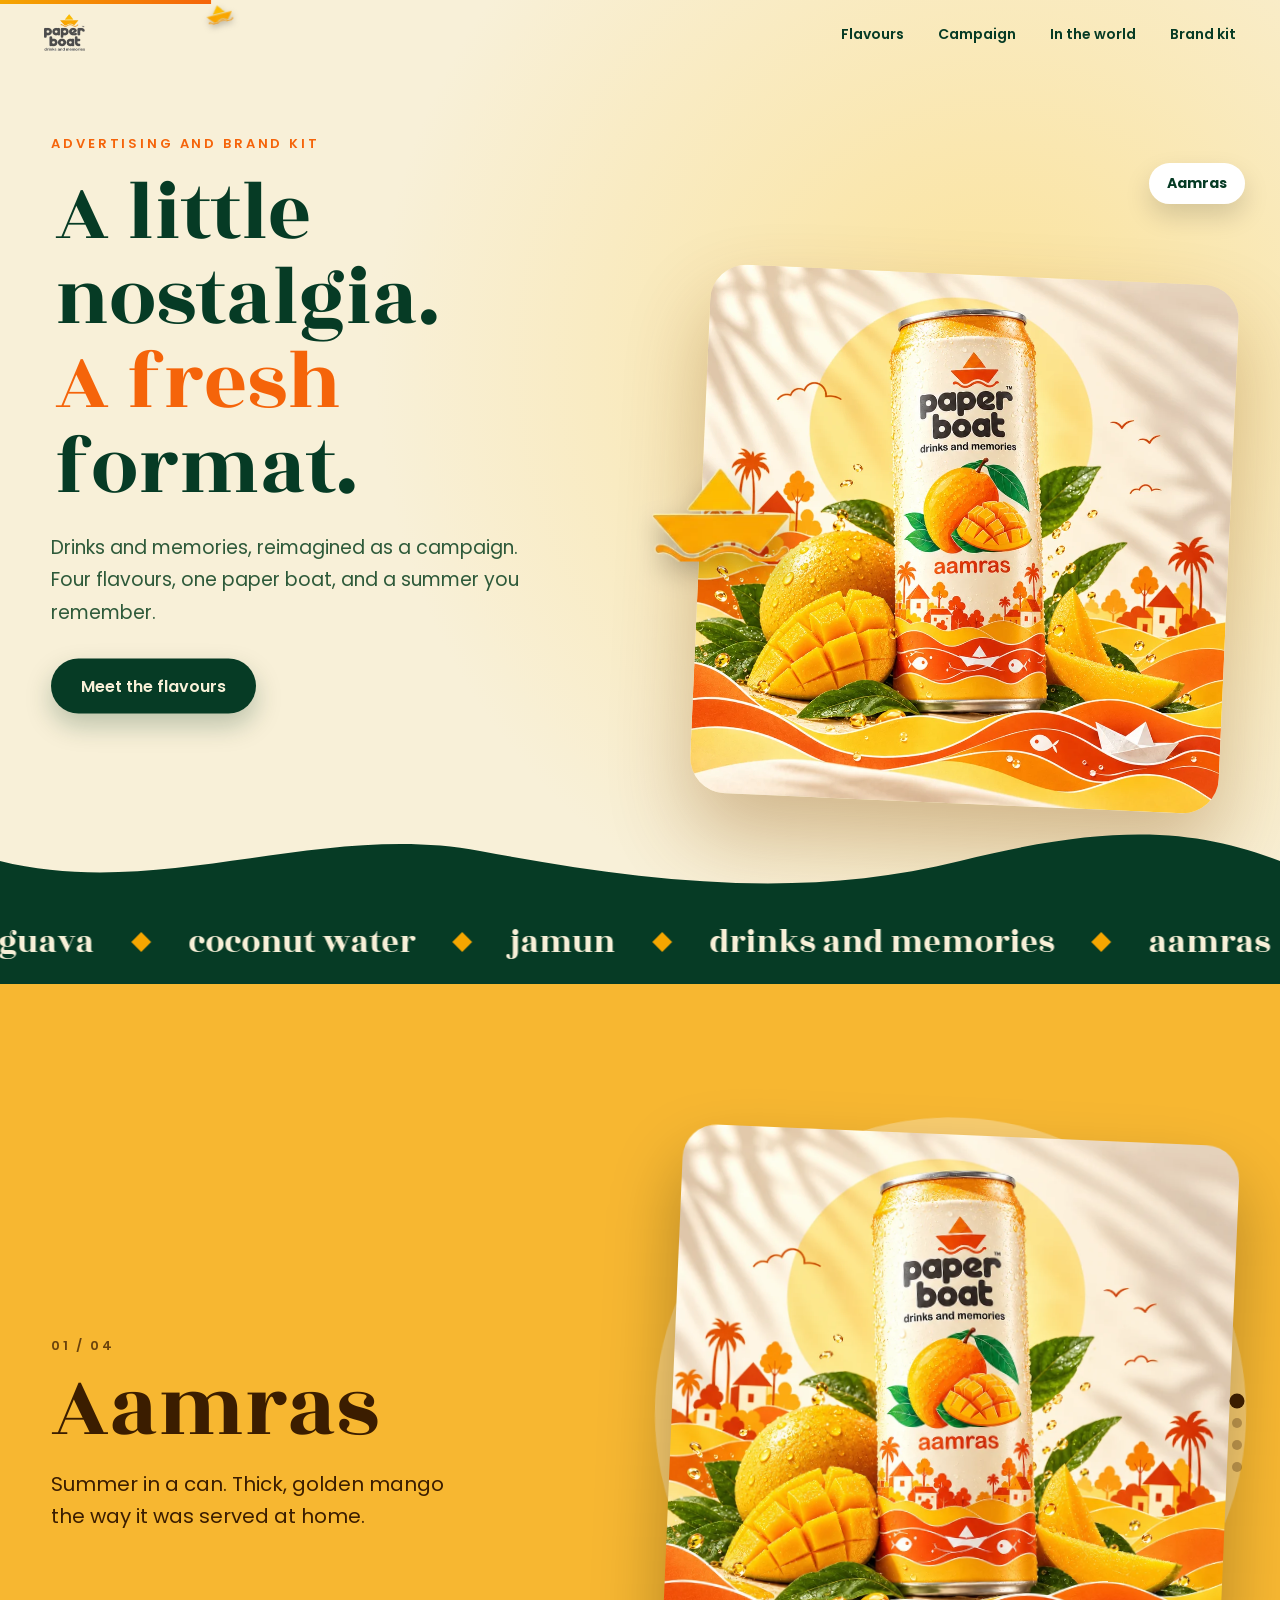
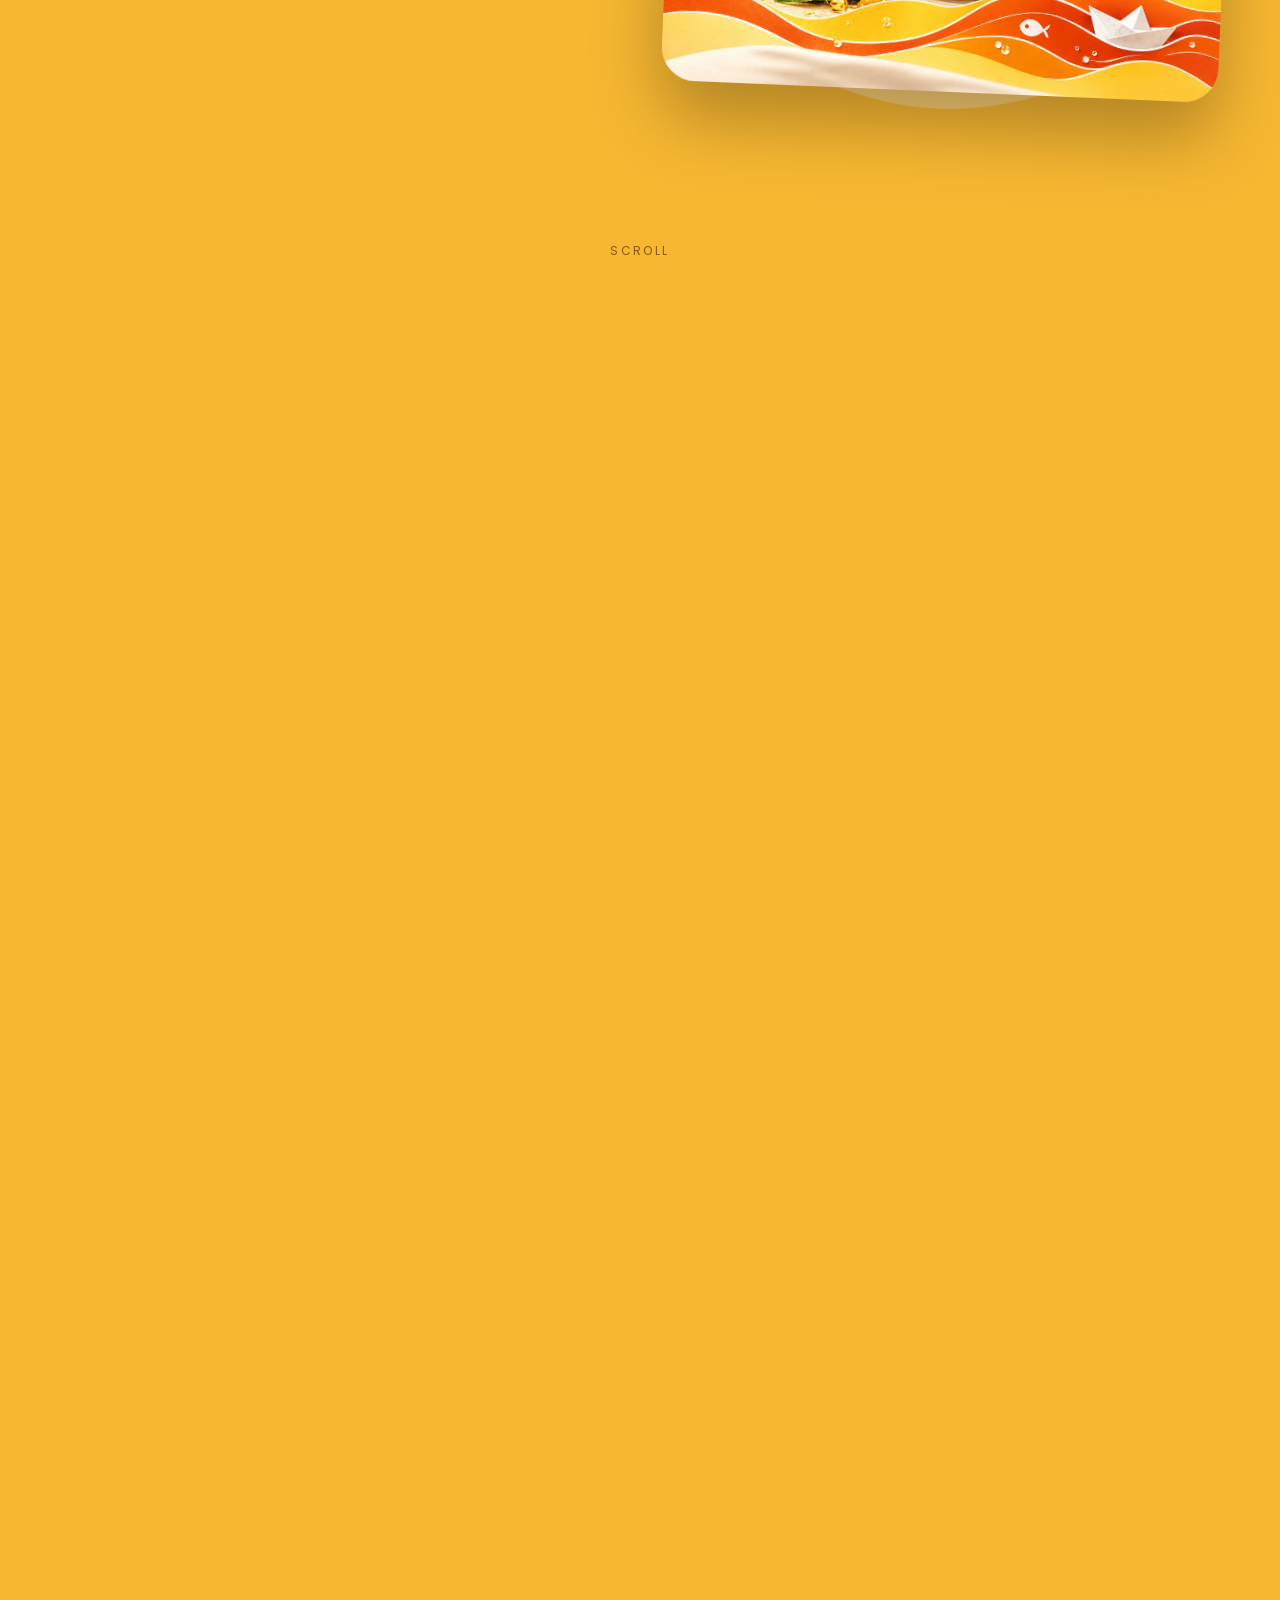
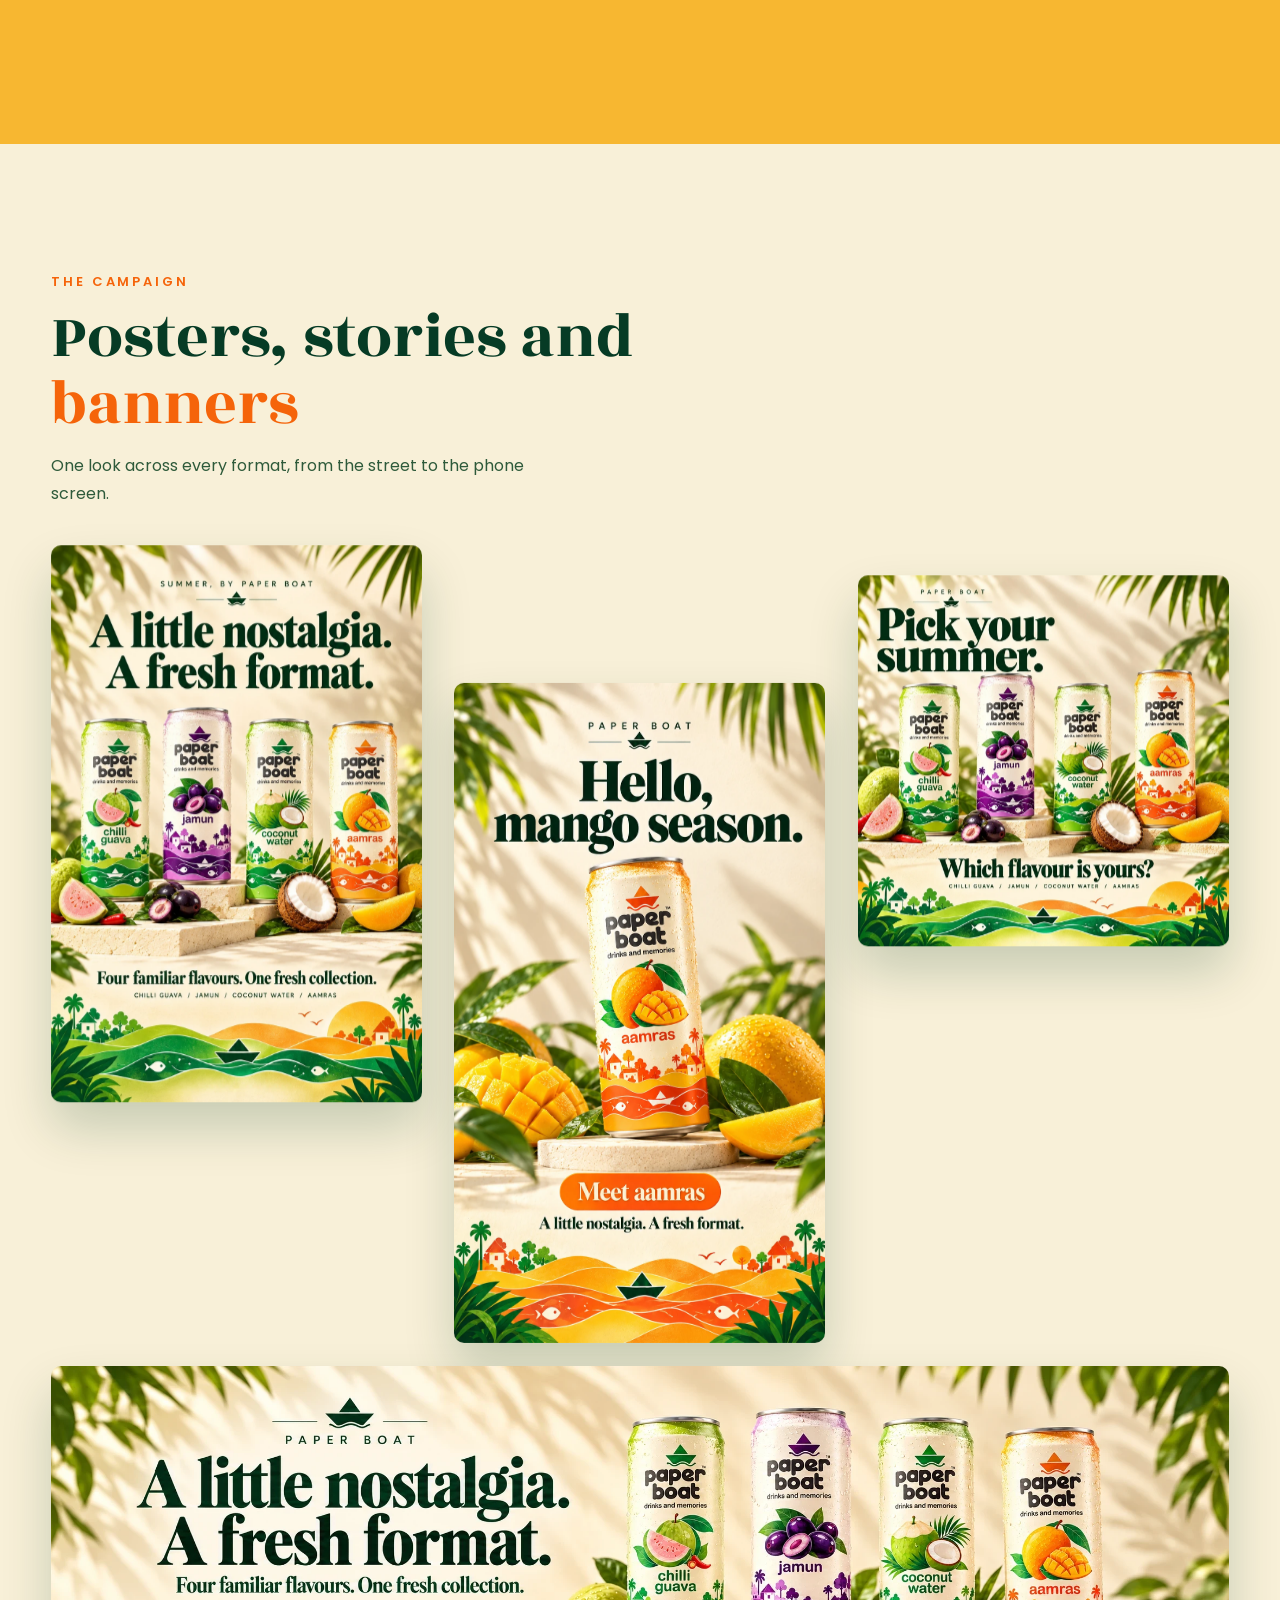
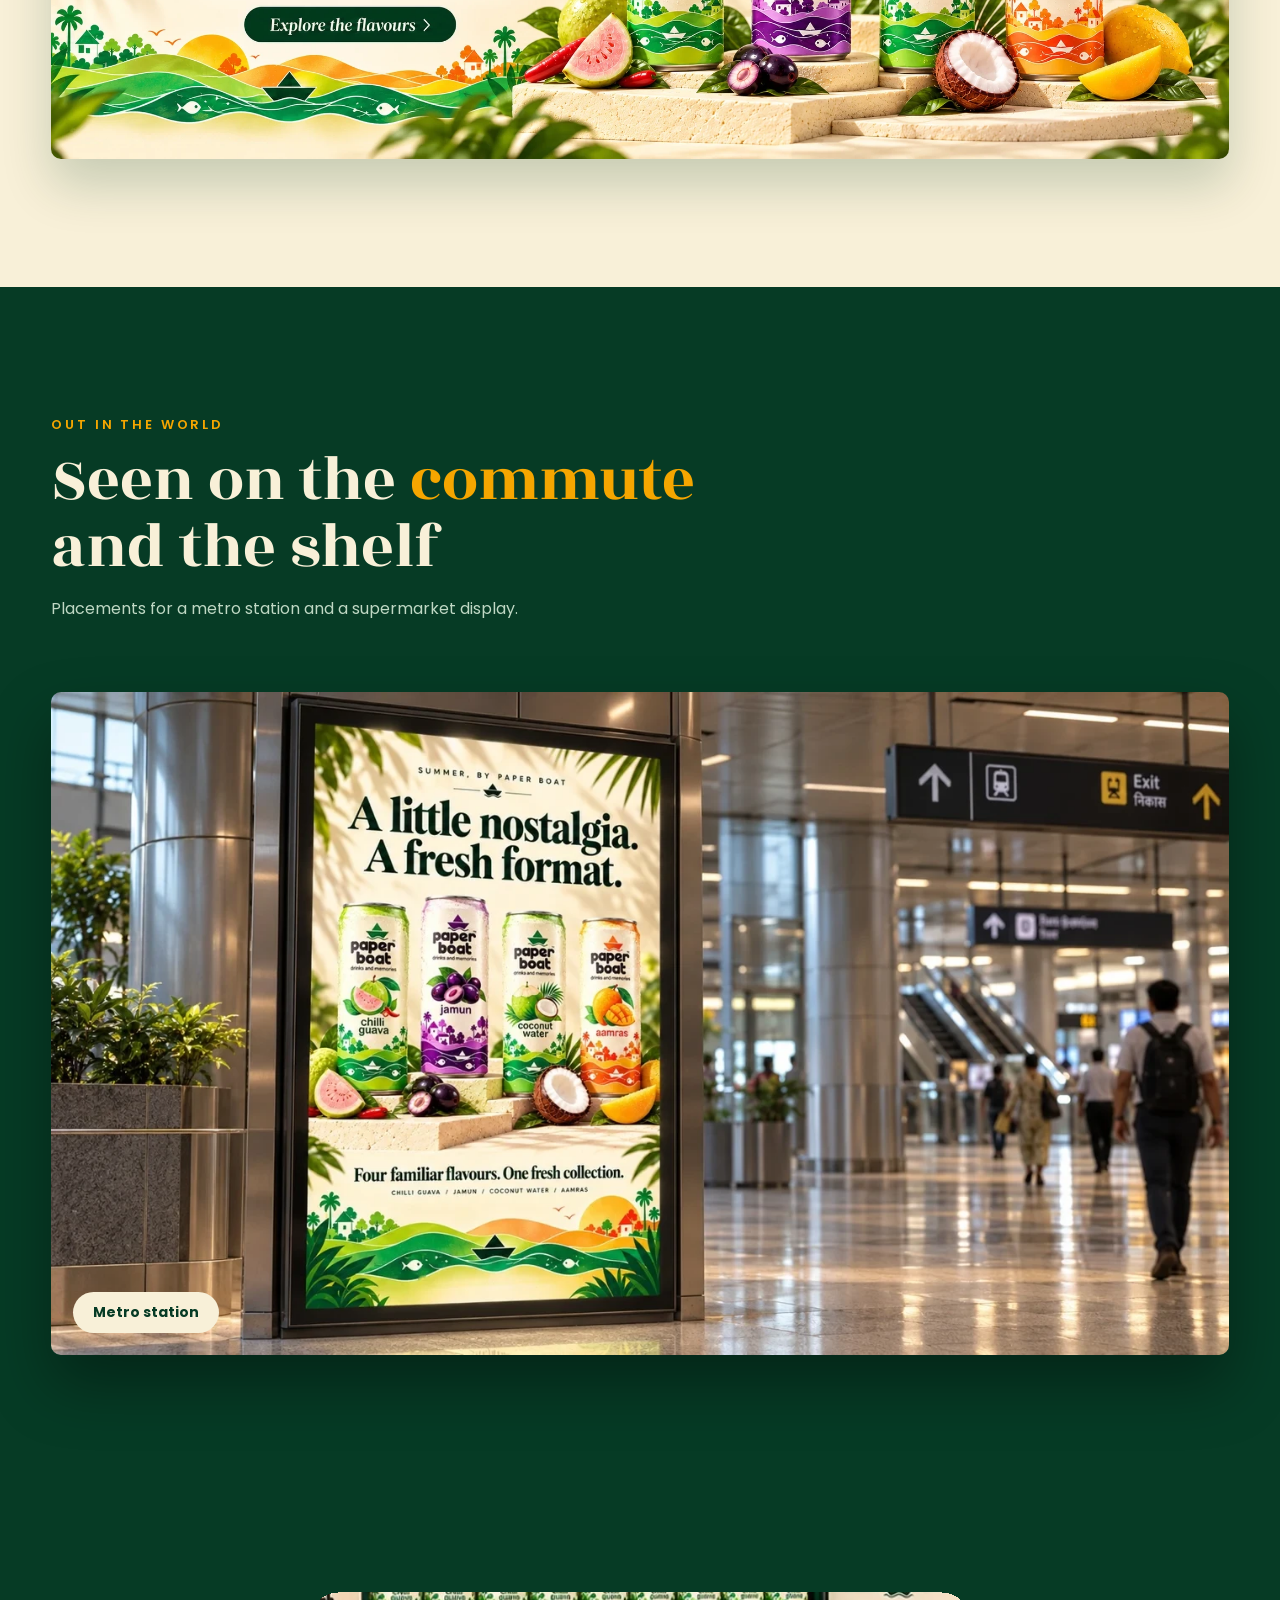
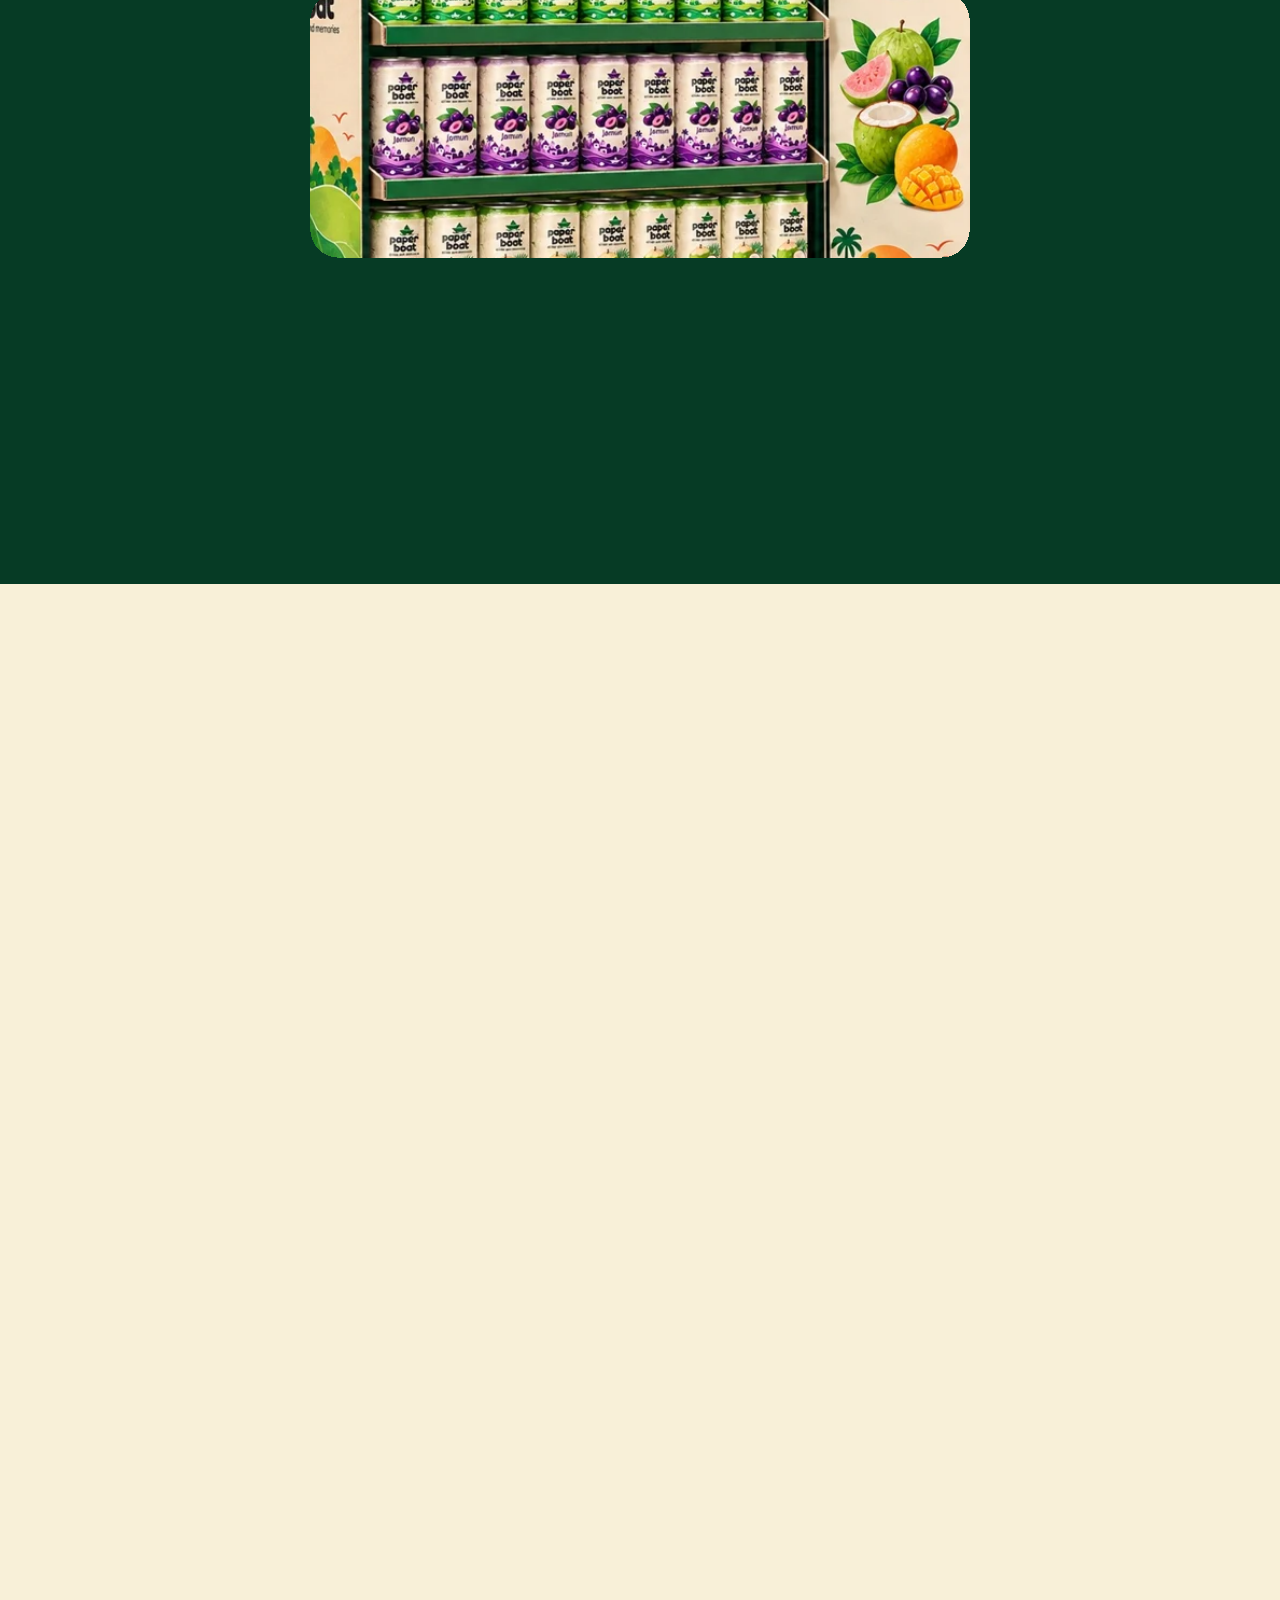
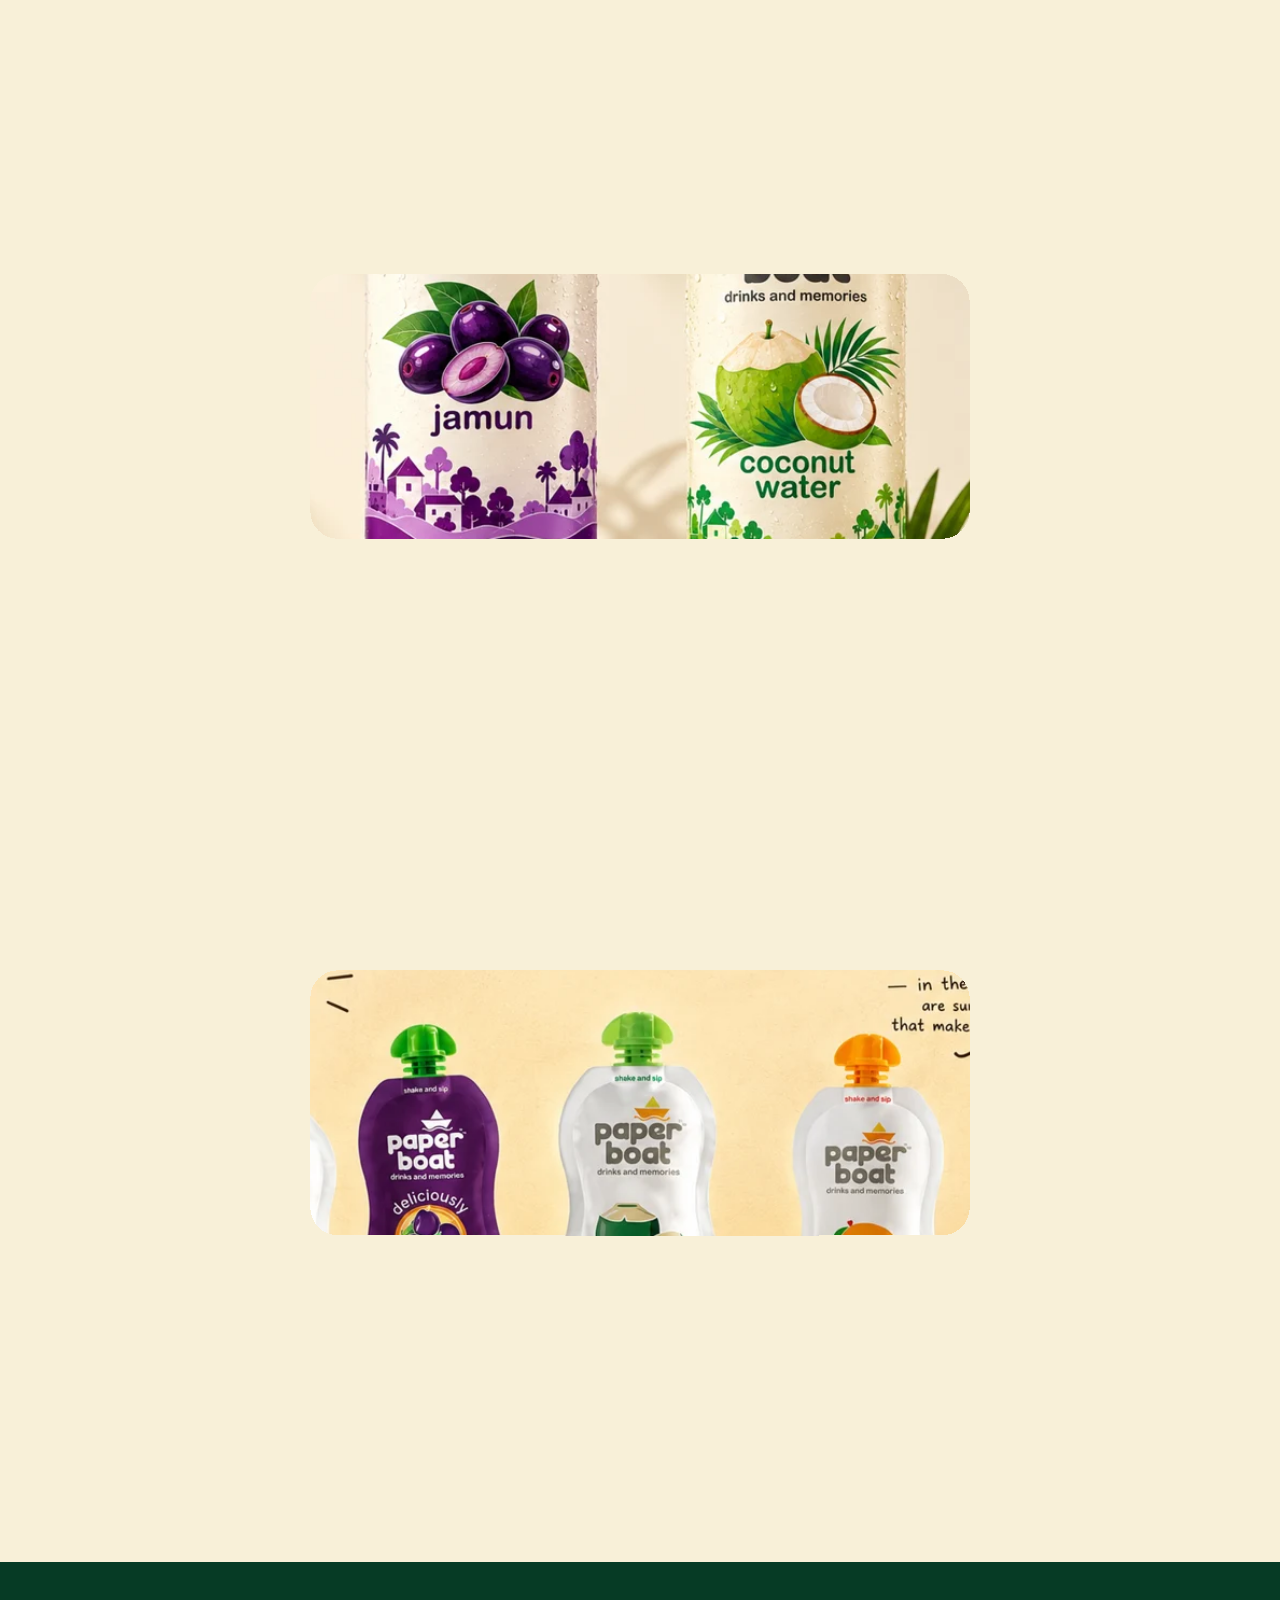
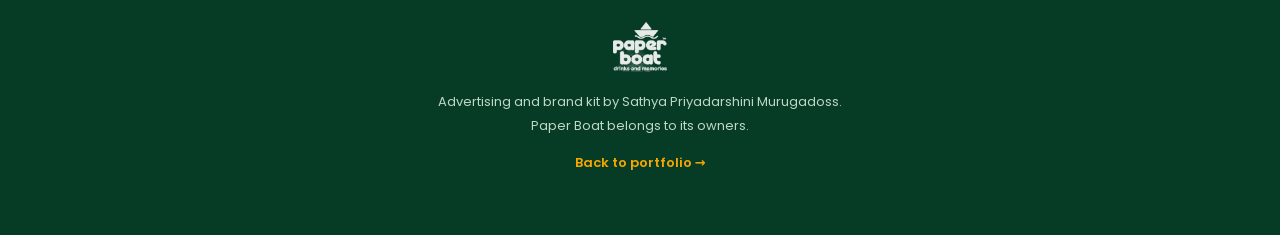
<file: SathyaPriyadarshini_portfolio/Code/PaperBoat/index.html>
<!doctype html>
<html lang="en">
<head>
<meta charset="utf-8">
<meta name="viewport" content="width=device-width,initial-scale=1">
<title>Paper Boat Advertising and Brand Kit | Sathya Priyadarshini</title>
<link rel="preconnect" href="https://fonts.googleapis.com">
<link href="https://fonts.googleapis.com/css2?family=Rozha+One&family=Poppins:wght@400;500;600;700&display=swap" rel="stylesheet">
<style>
:root{--cream:#F8F0D8;--green:#063B25;--leaf:#159447;--lime:#B5D63B;--jamun:#632179;--gold:#F5A600;--orange:#F5640A;--ink:#0B2A1A;
 --ease:cubic-bezier(.16,1,.3,1);--bg:#F5A600;--fg:#3b1d00;--font:'Poppins',system-ui,sans-serif;--serif:'Rozha One',Georgia,serif}
*{box-sizing:border-box;margin:0}
html{scroll-behavior:smooth}
body{font-family:var(--font);background:var(--cream);color:var(--ink);overflow-x:clip;-webkit-font-smoothing:antialiased}
img{display:block;max-width:100%;height:auto}
.wrap{width:min(1240px,92vw);margin:0 auto}
/* NAV */
.nav{position:fixed;inset:0 0 auto 0;z-index:50;display:flex;align-items:center;justify-content:space-between;padding:14px clamp(16px,4vw,44px);transition:background .3s,box-shadow .3s,transform .6s var(--ease)}
.nav.h{transform:translateY(-110%)}
.nav.s{background:rgba(248,240,216,.92);backdrop-filter:blur(10px);box-shadow:0 1px 0 rgba(6,59,37,.1)}
.nav img{height:38px;width:auto}
.nav ul{display:flex;gap:clamp(14px,3vw,34px);list-style:none;padding:0}
.nav a{color:var(--green);text-decoration:none;font-weight:600;font-size:14px}
.nav a:hover{color:var(--orange)}
@media(max-width:640px){.nav ul li:nth-child(n+3){display:none}}
/* HERO */
.hero{position:relative;min-height:100svh;display:grid;align-items:center;padding:110px 0 80px;overflow:hidden;background:radial-gradient(circle at 78% 40%,#FBE29A 0,transparent 55%),var(--cream)}
.hero .wrap{display:grid;grid-template-columns:1.05fr .95fr;gap:clamp(24px,5vw,70px);align-items:center}
.eyebrow{font-weight:600;font-size:13px;letter-spacing:.22em;text-transform:uppercase;color:var(--orange)}
.hero h1{font:400 clamp(44px,6.6vw,92px)/1 var(--serif);color:var(--green);margin:18px 0 22px}
.hero h1 em{font-style:normal;color:var(--orange)}
.hero p{font-size:clamp(16px,1.5vw,19px);line-height:1.7;max-width:480px;color:#2E5A3A}
.hero .btn{display:inline-block;margin-top:30px;padding:15px 30px;border-radius:999px;background:var(--green);color:var(--cream);font-weight:600;text-decoration:none;transition:transform .2s,box-shadow .2s;box-shadow:0 12px 26px rgba(6,59,37,.25)}
.hero .btn:hover{transform:translateY(-3px)}
.hero-art{position:relative}
.hero-art .main{border-radius:36px;box-shadow:0 40px 80px rgba(120,60,0,.3);transform:rotate(2.5deg)}
.hero-art .boat{position:absolute;width:26%;left:-9%;bottom:8%;animation:bob 5s ease-in-out infinite;filter:drop-shadow(0 12px 12px rgba(0,0,0,.25))}
.hero-art .chip{position:absolute;right:-3%;top:6%;background:#fff;border-radius:999px;padding:10px 18px;font-weight:700;font-size:14px;color:var(--green);box-shadow:0 12px 26px rgba(0,0,0,.15);animation:bob 6s ease-in-out -2s infinite}
@keyframes bob{50%{transform:translateY(-14px) rotate(-3deg)}}
.wave{display:block;width:100%;height:80px;position:absolute;bottom:-1px;left:0}
@media(max-width:860px){.hero .wrap{grid-template-columns:1fr}.hero-art{max-width:420px;margin:10px auto 0}.hero-art .boat{left:-4%}}
/* MARQUEE */
.mq{background:var(--green);color:var(--cream);overflow:hidden;padding:18px 0;white-space:nowrap}
.mq div{display:inline-flex;gap:40px;will-change:transform;font:400 clamp(22px,3vw,34px) var(--serif)}
.mq span{display:inline-flex;align-items:center;gap:40px}.mq span::after{content:"";width:14px;height:14px;background:var(--gold);transform:rotate(45deg)}
@keyframes mq{to{transform:translateX(-50%)}}
/* FLAVOURS (sticky scroll) */
.flv{position:relative;height:440vh;background:var(--bg);color:var(--fg);transition:background .6s ease,color .6s ease}
.stage{position:sticky;top:0;height:100svh;display:grid;align-items:center;overflow:hidden}
.stage .wrap{display:grid;grid-template-columns:1fr 1fr;gap:clamp(20px,5vw,70px);align-items:center}
.ftxt{position:relative;min-height:340px}
.fi{position:absolute;inset:0;opacity:0;transform:translateY(56px);transition:opacity .5s ease,transform .9s var(--ease);pointer-events:none;display:flex;flex-direction:column;justify-content:center}
.fi.past{transform:translateY(-56px)}
.fi.on{opacity:1;transform:none}
.fi .no{font-weight:600;letter-spacing:.2em;font-size:13px;opacity:.75}
.fi h2{font:400 clamp(48px,7vw,104px)/.95 var(--serif);margin:10px 0 16px}
.fi p{font-size:clamp(16px,1.6vw,20px);max-width:400px;line-height:1.6}
.fimg{position:relative;aspect-ratio:1;max-width:560px;width:100%;justify-self:center;transform:translate3d(0,var(--ty,0px),0) rotate(var(--rot,0deg));will-change:transform}
.fimg::before{content:"";position:absolute;inset:-9%;border-radius:50%;background:rgba(255,255,255,.3);transform:scale(var(--sc,.9));transition:transform 1.2s var(--ease)}
.fimg img{position:absolute;inset:0;width:100%;height:100%;object-fit:cover;border-radius:34px;opacity:0;transform:translateY(70px) scale(.88) rotate(5deg);transition:opacity .6s ease,transform 1s var(--ease);box-shadow:0 36px 70px rgba(0,0,0,.28)}
.fimg img.past{transform:translateY(-70px) scale(.88) rotate(-5deg)}
.fimg img.on{opacity:1;transform:none}
.dots{position:absolute;right:clamp(14px,3vw,40px);top:50%;transform:translateY(-50%);display:flex;flex-direction:column;gap:12px}
.dots i{width:10px;height:10px;border-radius:50%;background:currentColor;opacity:.3;transition:.3s}.dots i.on{opacity:1;transform:scale(1.5)}
.hint{position:absolute;left:50%;bottom:24px;transform:translateX(-50%);font-size:12px;letter-spacing:.2em;text-transform:uppercase;opacity:.6}
@media(max-width:860px){.stage .wrap{grid-template-columns:1fr;gap:10px;align-content:center}.ftxt{min-height:200px;order:2;text-align:center}.fi{align-items:center}.fimg{max-width:min(78vw,380px);order:1}.fi h2{font-size:clamp(40px,12vw,64px)}.dots{display:none}}
/* CAMPAIGN */
.camp{padding:clamp(70px,10vw,140px) 0;background:var(--cream)}
.sec-h{font:400 clamp(34px,5vw,64px)/1.05 var(--serif);color:var(--green);max-width:720px}
.sec-h em{font-style:normal;color:var(--orange)}
.sec-s{margin-top:14px;max-width:520px;color:#2E5A3A;line-height:1.7}
.cgrid{display:grid;grid-template-columns:1fr 1fr 1fr;gap:clamp(14px,2.5vw,32px);margin-top:clamp(36px,6vw,70px);align-items:start}
.cgrid figure{border-radius:10px;overflow:hidden;box-shadow:0 26px 50px rgba(6,59,37,.2);will-change:transform}
.cgrid figure:nth-child(2){margin-top:70px}.cgrid figure:nth-child(3){margin-top:20px}
.cgrid{align-items:start}
.cgrid img{display:block;width:100%;height:auto;object-fit:contain}
.ban{margin-top:clamp(30px,5vw,60px);border-radius:10px;overflow:hidden;box-shadow:0 26px 50px rgba(6,59,37,.2)}
@media(max-width:760px){.cgrid{grid-template-columns:1fr 1fr}.cgrid figure:nth-child(3){grid-column:1/-1;margin-top:0}.cgrid figure:nth-child(2){margin-top:40px}}
/* IN THE WILD */
.wild{background:var(--green);color:var(--cream);padding:clamp(70px,10vw,140px) 0}
.wild .sec-h{color:var(--cream)}.wild .sec-h em{color:var(--gold)}.wild .sec-s{color:#BFD8C4}
.scenes{display:grid;gap:clamp(18px,3vw,40px);margin-top:clamp(36px,6vw,70px)}
.scene{position:relative;border-radius:10px;overflow:hidden;box-shadow:0 30px 60px rgba(0,0,0,.35)}
.scene img{display:block;width:100%;height:auto;aspect-ratio:auto;object-fit:contain;transform:none}
.scene figcaption{position:absolute;left:22px;bottom:22px;padding:10px 20px;border-radius:999px;background:var(--cream);color:var(--green);font-weight:700;font-size:14px}
.row2{display:grid;grid-template-columns:1fr 1fr;gap:clamp(18px,3vw,40px)}
.row2 .scene img{aspect-ratio:auto}
@media(max-width:700px){.row2{grid-template-columns:1fr}.scene img{aspect-ratio:auto}}
/* BRAND */
.brand{padding:clamp(70px,10vw,140px) 0;background:var(--cream)}
.bgrid{display:grid;grid-template-columns:.9fr 1.1fr;gap:clamp(14px,2.4vw,28px);margin-top:clamp(30px,5vw,60px);align-items:stretch}
.logo-card{position:relative;overflow:hidden;background:#fff;border-radius:32px;display:flex;flex-direction:column;align-items:center;justify-content:center;gap:22px;padding:clamp(34px,5vw,64px) 24px;box-shadow:0 22px 46px rgba(6,59,37,.12);min-height:300px}
.logo-card::before{content:"";position:absolute;width:420px;height:420px;border-radius:50%;background:radial-gradient(circle,#FBE9B4,transparent 68%);top:50%;left:50%;transform:translate(-50%,-56%)}
.logo-card .lg{position:relative;z-index:1;width:min(60%,230px)}
.logo-card .tag{position:relative;z-index:1;font-size:12px;font-weight:600;letter-spacing:.2em;text-transform:uppercase;color:var(--orange);margin-bottom:6px}
.pal{display:grid;grid-template-columns:repeat(4,1fr);grid-template-rows:1fr 1fr;gap:10px}
.pal div{border-radius:20px;min-height:120px;padding:14px;display:flex;flex-direction:column;justify-content:flex-end;font-size:13px;font-weight:600;transition:transform .25s}
.pal div:hover{transform:translateY(-6px)}
.pal span{font-weight:500;opacity:.8;font-size:11px;font-family:ui-monospace,Menlo,monospace;margin-top:2px}
.cans{display:grid;grid-template-columns:repeat(4,1fr);gap:clamp(10px,2vw,22px);margin-top:clamp(18px,3vw,34px)}
.can{position:relative;border-radius:30px;aspect-ratio:4/5;display:flex;align-items:center;justify-content:center;overflow:hidden;padding:8% 0 15%}
.can::before{content:"";position:absolute;width:78%;aspect-ratio:1;border-radius:50%;background:rgba(255,255,255,.55);left:11%;top:12%}
.can img{position:relative;height:100%;width:auto;max-width:62%;object-fit:contain;filter:drop-shadow(0 26px 20px rgba(0,0,0,.3));transition:transform .5s cubic-bezier(.2,.8,.2,1)}
.can:hover img{transform:translateY(-10px) rotate(-3deg) scale(1.04)}
.can b{position:absolute;left:0;right:0;bottom:16px;text-align:center;font-size:13px;font-weight:700;letter-spacing:.14em;text-transform:uppercase}
.wide{margin-top:clamp(18px,3vw,34px);border-radius:10px;overflow:hidden;box-shadow:0 22px 46px rgba(6,59,37,.18)}
@media(max-width:860px){.bgrid{grid-template-columns:1fr}.cans{grid-template-columns:1fr 1fr}}
@media(max-width:520px){.pal{grid-template-columns:repeat(2,1fr);grid-template-rows:auto}}
/* FOOT */
.foot{background:var(--green);color:#BFD8C4;text-align:center;padding:60px 20px;font-size:13px;line-height:1.8}
.foot .back{display:inline-block;margin-top:14px;color:#F5A600;font-weight:600;text-decoration:none;border-bottom:1.5px solid transparent;transition:border-color .2s}.foot .back:hover{border-color:#F5A600}
.foot img{height:50px;width:auto;margin:0 auto 18px;filter:brightness(0) invert(1);opacity:.9}
/* MOTION */
.prog{position:fixed;top:0;left:0;right:0;height:4px;z-index:60;pointer-events:none}
.prog i{display:block;height:100%;transform-origin:0 50%;transform:scaleX(0);background:linear-gradient(90deg,var(--gold),var(--orange))}
.prog img{position:absolute;left:0;top:5px;width:26px;height:auto;will-change:transform;filter:drop-shadow(0 3px 3px rgba(0,0,0,.25))}
.ln{display:block;overflow:hidden;padding:0 .04em .14em;margin-bottom:-.14em}
.ln i{display:block;font-style:normal}
@media(prefers-reduced-motion:no-preference){.ln i{transform:translateY(112%);animation:lnUp 1.2s var(--ease) .15s forwards}.ln:nth-child(2) i{animation-delay:.32s}}
@keyframes lnUp{to{transform:none}}
html.js .rv{opacity:0;transform:translate3d(0,48px,0);transition:opacity 1s ease,transform 1.2s var(--ease);transition-delay:var(--d,0s)}
html.js .rv.in{opacity:1;transform:none}
html.js .cl{clip-path:inset(30% 22% 30% 22% round 28px);transition:clip-path 1.4s var(--ease);transition-delay:var(--d,0s)}
html.js .cl.in{clip-path:inset(-90px -90px -110px -90px round 28px)}
html.js .cl:not(.pi) img{transform:scale(1.28);transition:transform 1.8s var(--ease);transition-delay:var(--d,0s)}
html.js .cl.in:not(.pi) img{transform:scale(1)}
.sp .w{display:inline-block;overflow:hidden;vertical-align:top;padding:0 .02em .16em;margin:0 -.02em -.16em}
.sp .w i{display:inline-block;font-style:normal}
html.js .sp .w i{transform:translateY(112%);transition:transform 1.1s var(--ease);transition-delay:calc(var(--i)*70ms)}
html.js .sp.in .w i{transform:none}
.fi h2 .wd{display:inline-block;white-space:nowrap}
html.js .fi h2 .ch{display:inline-block;transform:translateY(55%) rotate(8deg);opacity:0;transition:transform .9s var(--ease),opacity .5s ease;transition-delay:calc(var(--i)*32ms)}
html.js .fi.on h2 .ch{transform:none;opacity:1}
html.js .fi:not(.on) h2 .ch{transition-delay:0s}
html.js .pal:not(.in) div{opacity:0}
.pal.in div{animation:pop .9s var(--ease) backwards;animation-delay:calc(var(--i)*70ms)}
@keyframes pop{from{opacity:0;transform:translateY(30px) scale(.92)}}
html.js .can img{transform:translateY(60px) rotate(5deg);transition:transform 1.2s var(--ease)}
html.js .can.in img{transform:none;transition-delay:calc(var(--d,0s) + .25s)}
html.js .can.in:hover img{transform:translateY(-10px) rotate(-3deg) scale(1.04);transition-duration:.5s;transition-delay:0s}
html.js .scene figcaption{opacity:0;transform:translateY(18px);transition:opacity .8s ease .8s,transform .9s var(--ease) .8s}
html.js .scene.in figcaption{opacity:1;transform:none}
@media(prefers-reduced-motion:reduce){.fi,.fimg img,.fimg::before{transition:none}.scene img{transform:none}.fimg{transform:none}}
</style>
<script>if(!matchMedia('(prefers-reduced-motion: reduce)').matches)document.documentElement.classList.add('js')</script>
</head>
<body>
<div class="prog" id="prog" aria-hidden="true"><i></i><img src="pb/mark-a.webp" alt=""></div>
<header class="nav" id="nav">
  <a href="#top"><img src="pb/logo-a.webp" alt="Paper Boat"></a>
  <ul><li><a href="#flavours">Flavours</a></li><li><a href="#campaign">Campaign</a></li><li><a href="#wild">In the world</a></li><li><a href="#brand">Brand kit</a></li></ul>
</header>

<section class="hero" id="top">
  <div class="wrap">
    <div class="rv" data-par="26">
      <div class="eyebrow">Advertising and brand kit</div>
      <h1><span class="ln"><i>A little nostalgia.</i></span><span class="ln"><i><em>A fresh</em> format.</i></span></h1>
      <p>Drinks and memories, reimagined as a campaign. Four flavours, one paper boat, and a summer you remember.</p>
      <a class="btn" href="#flavours">Meet the flavours</a>
    </div>
    <div class="hero-art rv" style="--d:.25s">
      <img class="main" data-par="-46" src="pb/hero-aam.webp" alt="Paper Boat Aamras hero ad" width="1000" height="1000">
      <img class="boat" data-par="80" src="pb/mark-a.webp" alt="">
      <span class="chip" data-par="44">Aamras</span>
    </div>
  </div>
  <svg class="wave" viewBox="0 0 1440 80" preserveAspectRatio="none" aria-hidden="true"><path d="M0 40C180 80 360 0 540 30s360 50 540 10 270-30 360 0v40H0z" fill="#063B25"/></svg>
</section>

<div class="mq" aria-hidden="true"><div>
  <span>drinks and memories</span><span>aamras</span><span>chilli guava</span><span>coconut water</span><span>jamun</span>
  <span>drinks and memories</span><span>aamras</span><span>chilli guava</span><span>coconut water</span><span>jamun</span>
</div></div>

<section class="flv" id="flavours" data-flv>
  <div class="stage">
    <div class="wrap">
      <div class="ftxt">
        <div class="fi on" data-bg="#F7B731" data-fg="#3b1d00"><span class="no">01 / 04</span><h2>Aamras</h2><p>Summer in a can. Thick, golden mango the way it was served at home.</p></div>
        <div class="fi" data-bg="#A8D26B" data-fg="#063B25"><span class="no">02 / 04</span><h2>Chilli guava</h2><p>Sweet, a little tangy, with just enough kick to wake you up.</p></div>
        <div class="fi" data-bg="#BFE3C0" data-fg="#063B25"><span class="no">03 / 04</span><h2>Coconut water</h2><p>Cool and clean, straight from the coconut grove to your hand.</p></div>
        <div class="fi" data-bg="#B79BE0" data-fg="#2B0B3F"><span class="no">04 / 04</span><h2>Jamun</h2><p>The deep purple taste of long school-holiday afternoons.</p></div>
      </div>
      <div class="fimg">
        <img class="on" src="pb/hero-aam.webp" alt="Aamras hero ad" loading="lazy">
        <img src="pb/hero-guava.webp" alt="Chilli guava hero ad" loading="lazy">
        <img src="pb/hero-coco.webp" alt="Coconut water hero ad" loading="lazy">
        <img src="pb/hero-jamun.webp" alt="Jamun hero ad" loading="lazy">
      </div>
    </div>
    <div class="dots" aria-hidden="true"><i class="on"></i><i></i><i></i><i></i></div>
    <div class="hint">Scroll</div>
  </div>
</section>

<section class="camp" id="campaign">
  <div class="wrap">
    <div><div class="eyebrow rv">The campaign</div>
    <h2 class="sec-h sp" data-split style="margin-top:12px">Posters, stories and <em>banners</em></h2>
    <p class="sec-s rv" style="--d:.3s">One look across every format, from the street to the phone screen.</p></div>
    <div class="cgrid">
      <figure class="cl" data-par="-30"><img src="pb/poster.webp" alt="Paper Boat summer poster" loading="lazy"></figure>
      <figure class="cl" data-par="30"><img src="pb/story.webp" alt="Paper Boat social story" loading="lazy"></figure>
      <figure class="cl" data-par="-14"><img src="pb/square.webp" alt="Paper Boat social post" loading="lazy"></figure>
    </div>
    <div class="ban cl"><img src="pb/banner.webp" alt="Paper Boat web banner" loading="lazy"></div>
  </div>
</section>

<section class="wild" id="wild">
  <div class="wrap">
    <div><div class="eyebrow rv" style="color:var(--gold)">Out in the world</div>
    <h2 class="sec-h sp" data-split style="margin-top:12px">Seen on the <em>commute</em> and the shelf</h2>
    <p class="sec-s rv" style="--d:.3s">Placements for a metro station and a supermarket display.</p></div>
    <div class="scenes">
      <figure class="scene cl"><img src="pb/metro.webp" alt="Paper Boat metro station ad" loading="lazy"><figcaption>Metro station</figcaption></figure>
      <figure class="scene cl"><img src="pb/shelf.webp" alt="Paper Boat supermarket display" loading="lazy"><figcaption>Supermarket stand</figcaption></figure>
    </div>
  </div>
</section>

<section class="brand" id="brand">
  <div class="wrap">
    <div><div class="eyebrow rv">Brand kit</div>
    <h2 class="sec-h sp" data-split style="margin-top:12px">Colour, logo and <em>cans</em></h2></div>
    <div class="bgrid">
      <div class="logo-card rv"><img class="lg" src="pb/logo-a.webp" alt="Paper Boat logo"><span class="tag">Logo</span></div>
      <div class="pal rv">
        <div style="background:#F8F0D8;color:#063B25;box-shadow:inset 0 0 0 1px #E3D8B5">Cream<span>#F8F0D8</span></div>
        <div style="background:#063B25;color:#F8F0D8">Deep green<span>#063B25</span></div>
        <div style="background:#159447;color:#fff">Leaf green<span>#159447</span></div>
        <div style="background:#B5D63B;color:#063B25">Fresh lime<span>#B5D63B</span></div>
        <div style="background:#632179;color:#fff">Jamun<span>#632179</span></div>
        <div style="background:#F5A600;color:#3b1d00">Mango gold<span>#F5A600</span></div>
        <div style="background:#F5640A;color:#fff">Mango orange<span>#F5640A</span></div>
        <div style="background:#2B2B2B;color:#fff">Charcoal<span>#2B2B2B</span></div>
      </div>
    </div>
    <div class="cans">
      <div class="can rv" style="background:#F7D77A;color:#3b1d00"><img src="pb/can-aam.webp" alt="Aamras can" loading="lazy"><b>Aamras</b></div>
      <div class="can rv" style="background:#CDE79A;color:#063B25"><img src="pb/can-guava.webp" alt="Chilli guava can" loading="lazy"><b>Chilli guava</b></div>
      <div class="can rv" style="background:#BFE3C0;color:#063B25"><img src="pb/can-coco.webp" alt="Coconut water can" loading="lazy"><b>Coconut water</b></div>
      <div class="can rv" style="background:#D8C2F0;color:#2B0B3F"><img src="pb/can-jamun.webp" alt="Jamun can" loading="lazy"><b>Jamun</b></div>
    </div>
    <div class="wide cl"><img src="pb/lineup.webp" alt="Paper Boat can line-up" loading="lazy"></div>
    <div class="wide cl"><img src="pb/pouch.webp" alt="Paper Boat pouch social campaign" loading="lazy"></div>
  </div>
</section>

<footer class="foot">
  <img src="pb/logo-a.webp" alt="">
  <p>Advertising and brand kit by Sathya Priyadarshini Murugadoss.<br>Paper Boat belongs to its owners.</p>
  <a class="back" href="../Sathya_Portfolio.html#work">Back to portfolio →</a>
</footer>

<script>
(function(){
  var reduce=matchMedia('(prefers-reduced-motion: reduce)').matches;
  var $=function(q,c){return [].slice.call((c||document).querySelectorAll(q))};
  var nav=document.getElementById('nav'),prog=document.getElementById('prog'),pbar=prog.children[0],pboat=prog.children[1];
  /* split headings into masked words */
  $('[data-split]').forEach(function(el){
    var n=0;el.setAttribute('aria-label',el.textContent.replace(/\s+/g,' ').trim());
    (function walk(node){[].slice.call(node.childNodes).forEach(function(c){
      if(c.nodeType===3){var f=document.createDocumentFragment();
        c.nodeValue.split(/(\s+)/).forEach(function(t){if(!t)return;
          if(/^\s+$/.test(t)){f.appendChild(document.createTextNode(' '));return}
          var w=document.createElement('span'),i=document.createElement('i');w.className='w';w.setAttribute('aria-hidden','true');i.style.setProperty('--i',n++);i.textContent=t;w.appendChild(i);f.appendChild(w)});
        c.parentNode.replaceChild(f,c)}
      else if(c.nodeType===1)walk(c)})})(el)});
  /* split flavour names into letters */
  $('.fi h2').forEach(function(h){var t=h.textContent,n=0;h.setAttribute('aria-label',t);h.textContent='';
    t.split(' ').forEach(function(wd,k){if(k)h.appendChild(document.createTextNode(' '));var w=document.createElement('span');w.className='wd';w.setAttribute('aria-hidden','true');
      wd.split('').forEach(function(ch){var s=document.createElement('span');s.className='ch';s.style.setProperty('--i',n++);s.textContent=ch;w.appendChild(s)});h.appendChild(w)})});
  /* stagger */
  $('.cgrid,.cans,.scenes,.row2').forEach(function(g){[].forEach.call(g.children,function(c,i){c.style.setProperty('--d',(i*.14)+'s')})});
  $('.pal div').forEach(function(d,i){d.style.setProperty('--i',i)});
  /* reveal on enter */
  var tg=$('.rv,.cl,[data-split],.pal');
  function show(e){e.classList.add('in')}
  if(reduce||!('IntersectionObserver' in window)){tg.forEach(show)}
  else{var io=new IntersectionObserver(function(es){es.forEach(function(x){if(x.isIntersecting){show(x.target);io.unobserve(x.target)}})},{threshold:.15,rootMargin:'0px 0px -6% 0px'});tg.forEach(function(e){io.observe(e)});
    setTimeout(function(){tg.forEach(function(e){if(e.classList.contains('in'))return;var r=e.getBoundingClientRect();if(r.top<innerHeight*.9&&r.bottom>0)show(e)})},400)}
  /* flavours */
  var sec=$('[data-flv]')[0],items=$('.fi',sec),imgs=$('.fimg img',sec),dots=$('.dots i',sec),fimg=$('.fimg',sec)[0],cur=-1,n=items.length;
  function setF(i){if(i===cur)return;cur=i;
    [items,imgs,dots].forEach(function(l){l.forEach(function(e,k){e.classList.toggle('on',k===i);e.classList.toggle('past',k<i)})});
    var a=items[i];sec.style.setProperty('--bg',a.dataset.bg);sec.style.setProperty('--fg',a.dataset.fg);fimg.style.setProperty('--sc',(.9+i*.07).toFixed(2))}
  /* measured positions */
  var par=$('[data-par]').map(function(e){return{e:e,a:parseFloat(e.dataset.par),y:0}});
  var pim=$('.pi').map(function(f){return{f:f,i:f.querySelector('img'),y:0,h:1}});
  var mq=$('.mq div')[0],mqx=0,mqw=0,secTop=0,secH=1;
  function measure(){
    par.forEach(function(o){var t=o.e.style.translate;o.e.style.translate='none';var r=o.e.getBoundingClientRect();o.y=r.top+scrollY+r.height/2;o.e.style.translate=t});
    pim.forEach(function(o){var r=o.f.getBoundingClientRect();o.y=r.top+scrollY+r.height/2;o.h=r.height});
    var r=sec.getBoundingClientRect();secTop=r.top+scrollY;secH=r.height;mqw=mq.scrollWidth/2}
  var mt;function rm(){clearTimeout(mt);mt=setTimeout(measure,120)}
  addEventListener('resize',rm);addEventListener('load',rm);if(document.fonts&&document.fonts.ready)document.fonts.ready.then(rm);
  $('img').forEach(function(i){if(!i.complete)i.addEventListener('load',rm)});
  /* scroll state */
  var ty=scrollY,sy=scrollY,vel=0,last=scrollY;
  addEventListener('scroll',function(){ty=scrollY;nav.classList.toggle('s',ty>40);var d=ty-last;if(Math.abs(d)>6){nav.classList.toggle('h',d>0&&ty>240);last=ty}},{passive:true});
  function frame(){
    var H=innerHeight,max=Math.max(1,document.documentElement.scrollHeight-H),p=Math.min(1,Math.max(0,sy/max));
    pbar.style.transform='scaleX('+p.toFixed(4)+')';
    pboat.style.transform='translate3d('+(p*(innerWidth-30)).toFixed(1)+'px,0,0) rotate('+Math.max(-14,Math.min(14,vel*.5)).toFixed(1)+'deg)';
    var fp=Math.min(.999,Math.max(0,(sy-secTop)/Math.max(1,secH-H))),fi=Math.floor(fp*n),lp=fp*n-fi;setF(fi);
    if(reduce)return;
    fimg.style.setProperty('--ty',((.5-lp)*44).toFixed(1)+'px');fimg.style.setProperty('--rot',((lp-.5)*5).toFixed(2)+'deg');
    par.forEach(function(o){var c=(o.y-sy-H/2)/H;if(Math.abs(c)<1.6)o.e.style.translate='0 '+(c*o.a).toFixed(1)+'px'});
    pim.forEach(function(o){var c=(o.y-sy-H/2)/(H/2+o.h/2);if(Math.abs(c)<=1.1)o.i.style.transform='translate3d(0,'+(-c*o.h*.07).toFixed(1)+'px,0) scale(1.16)'});
    mqx-=.7+Math.min(Math.abs(vel)*.4,16);if(mqw&&mqx<=-mqw)mqx+=mqw;mq.style.transform='translate3d('+mqx.toFixed(1)+'px,0,0)'}
  function tick(){if(!document.hidden){sy+=(ty-sy)*.12;if(Math.abs(ty-sy)<.05)sy=ty;vel=ty-sy;frame()}requestAnimationFrame(tick)}
  measure();requestAnimationFrame(tick);
})();
</script>
</body>
</html>
</file>
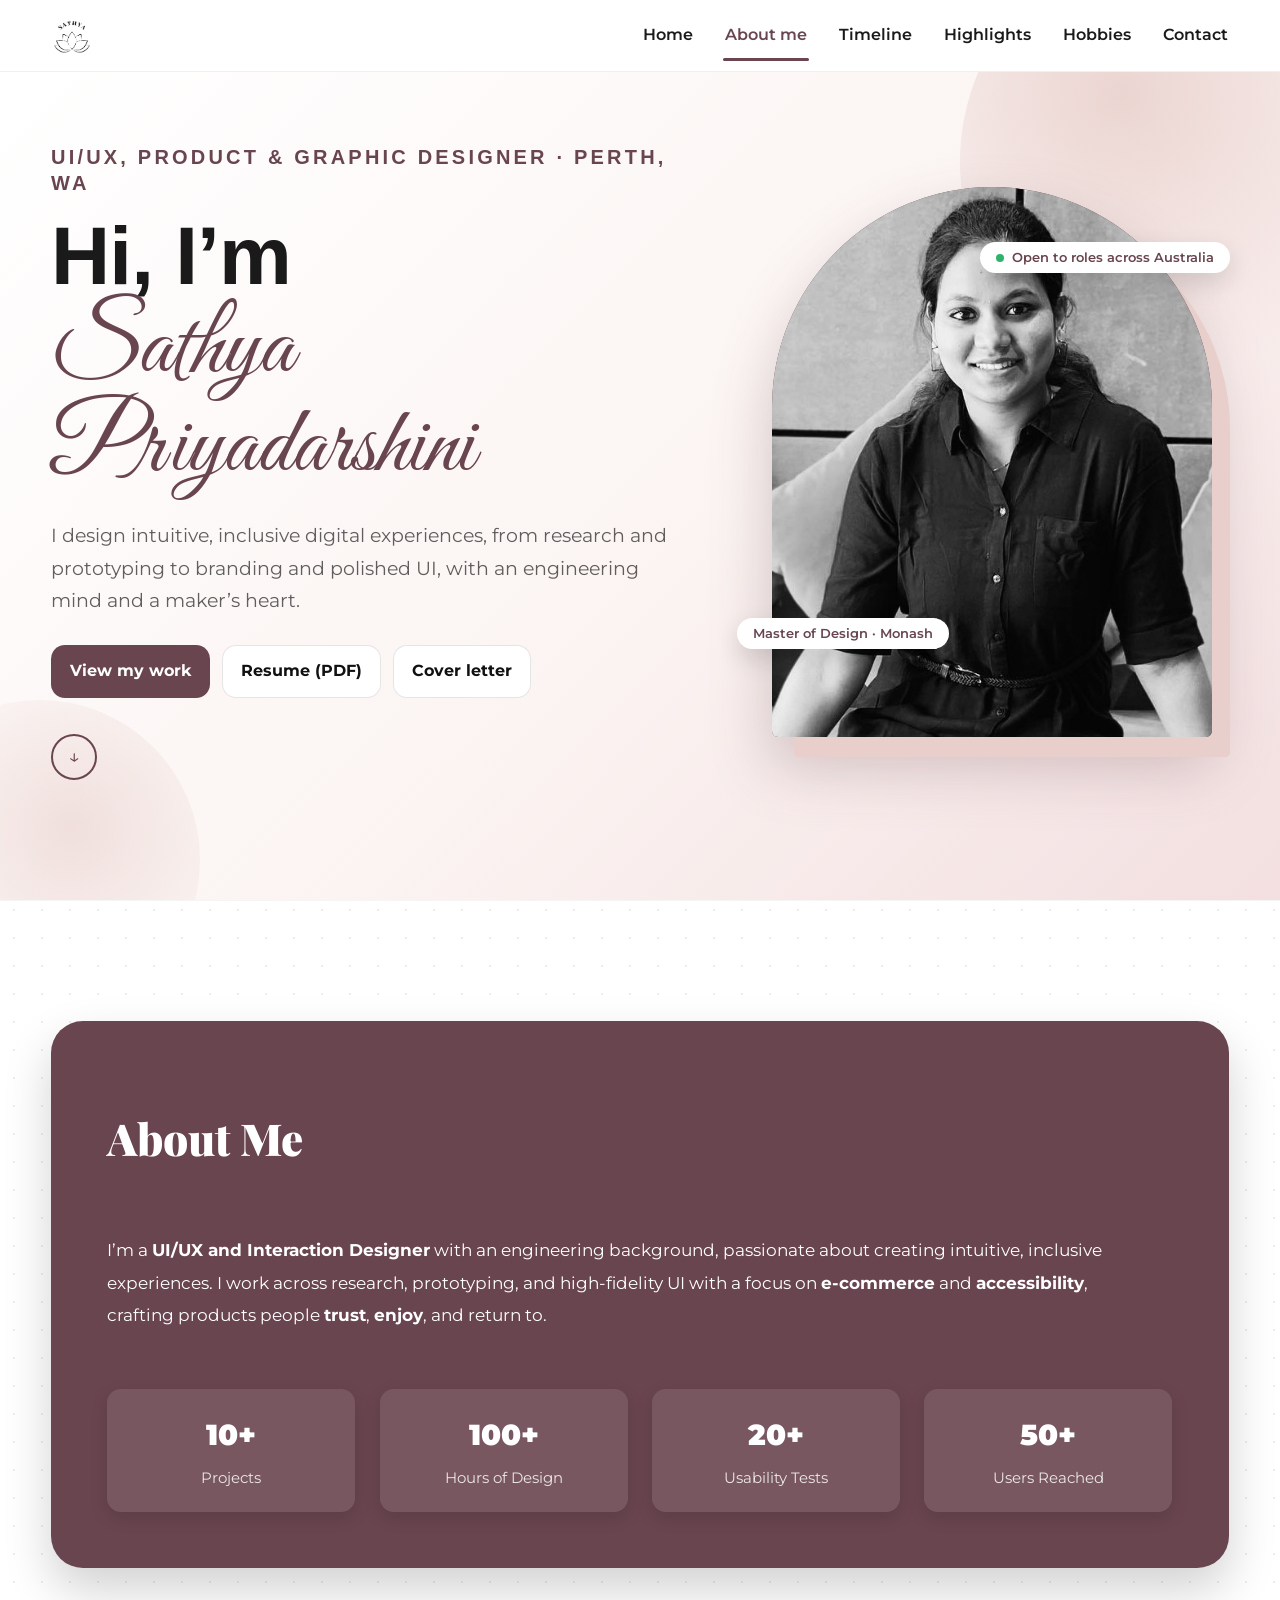
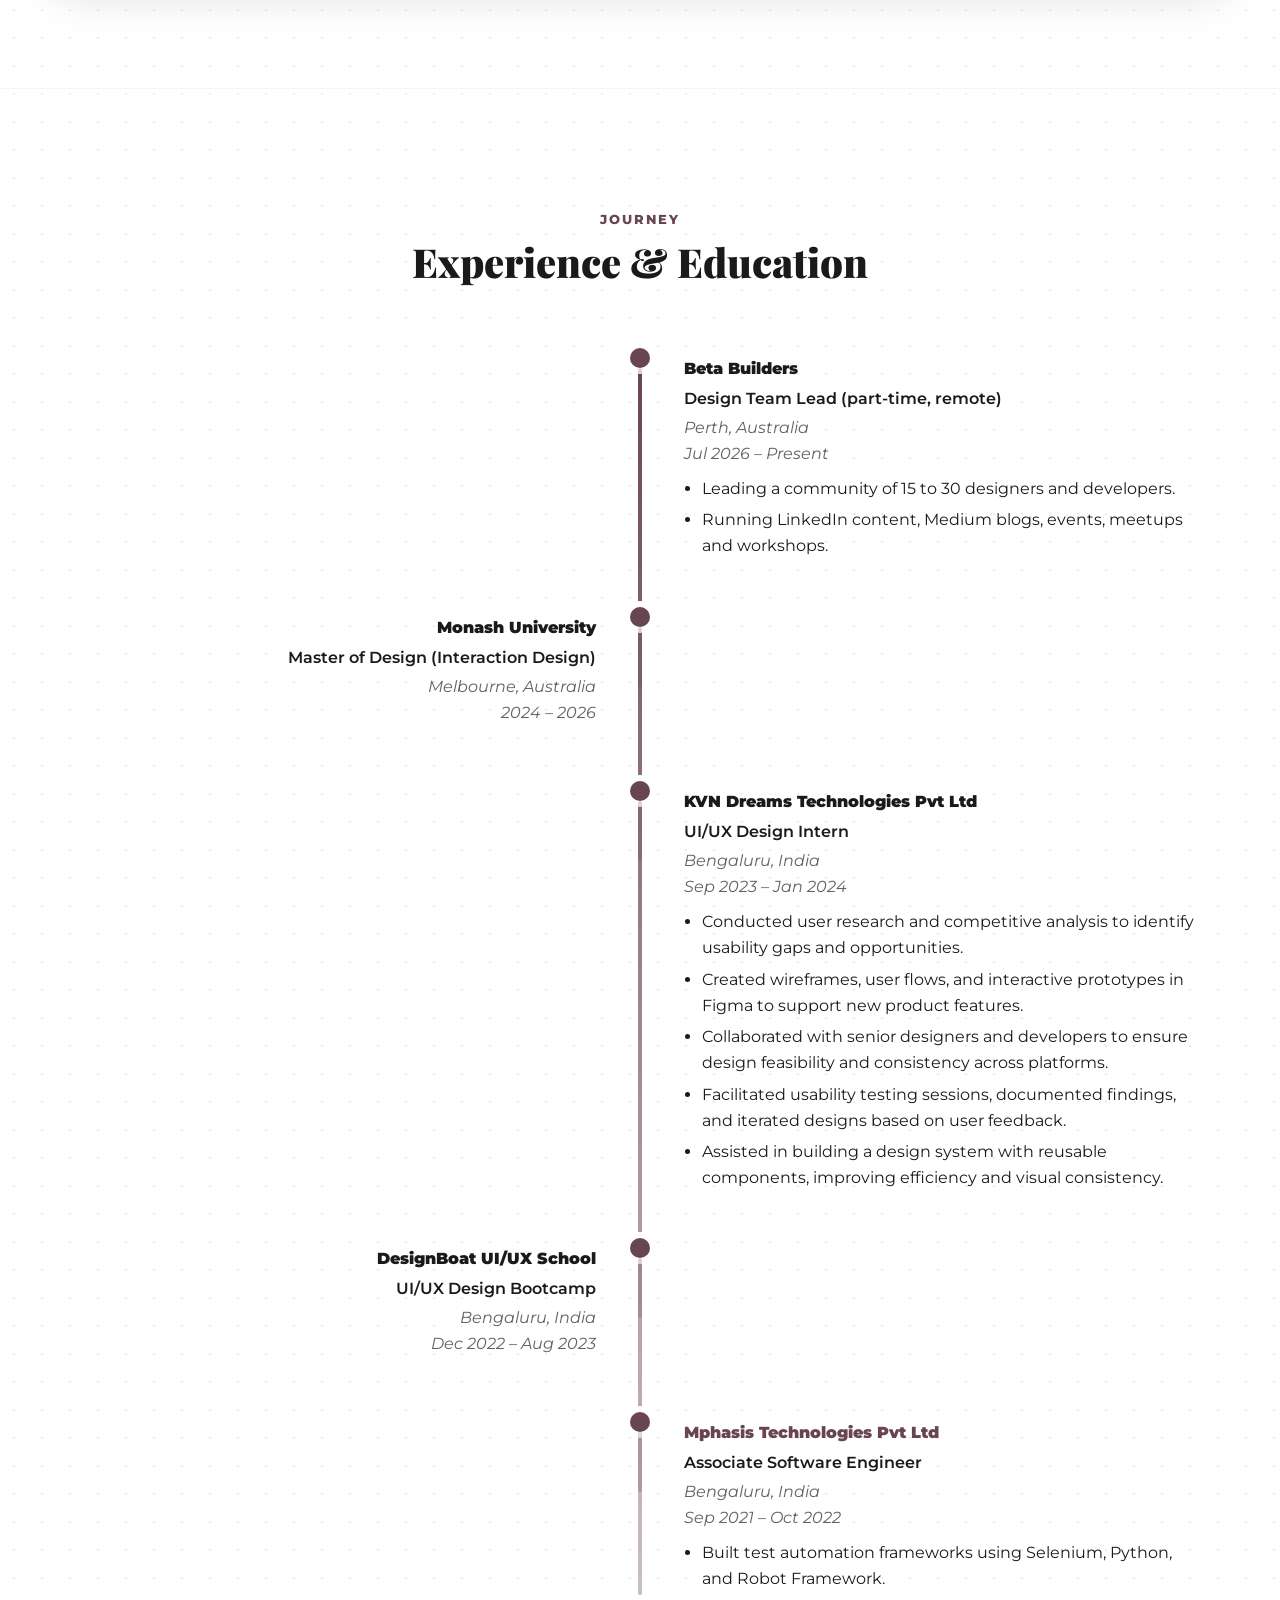
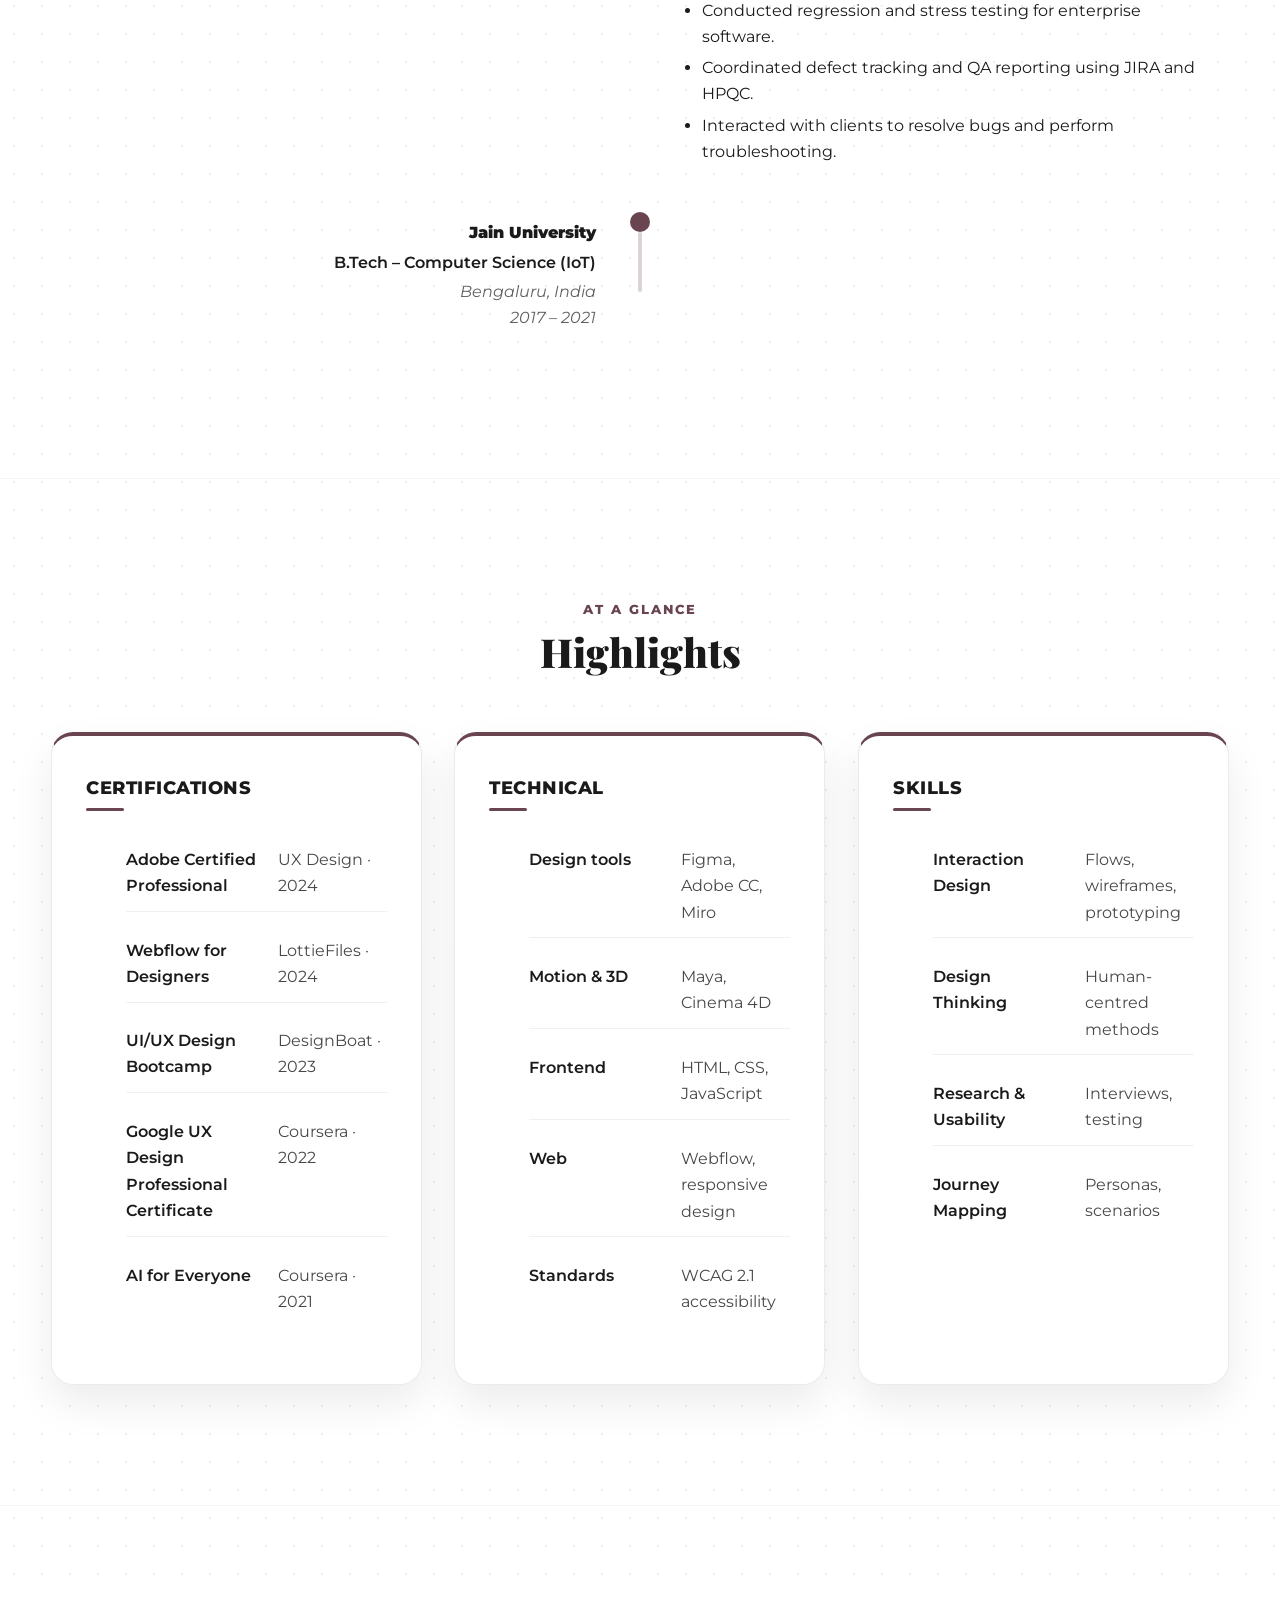
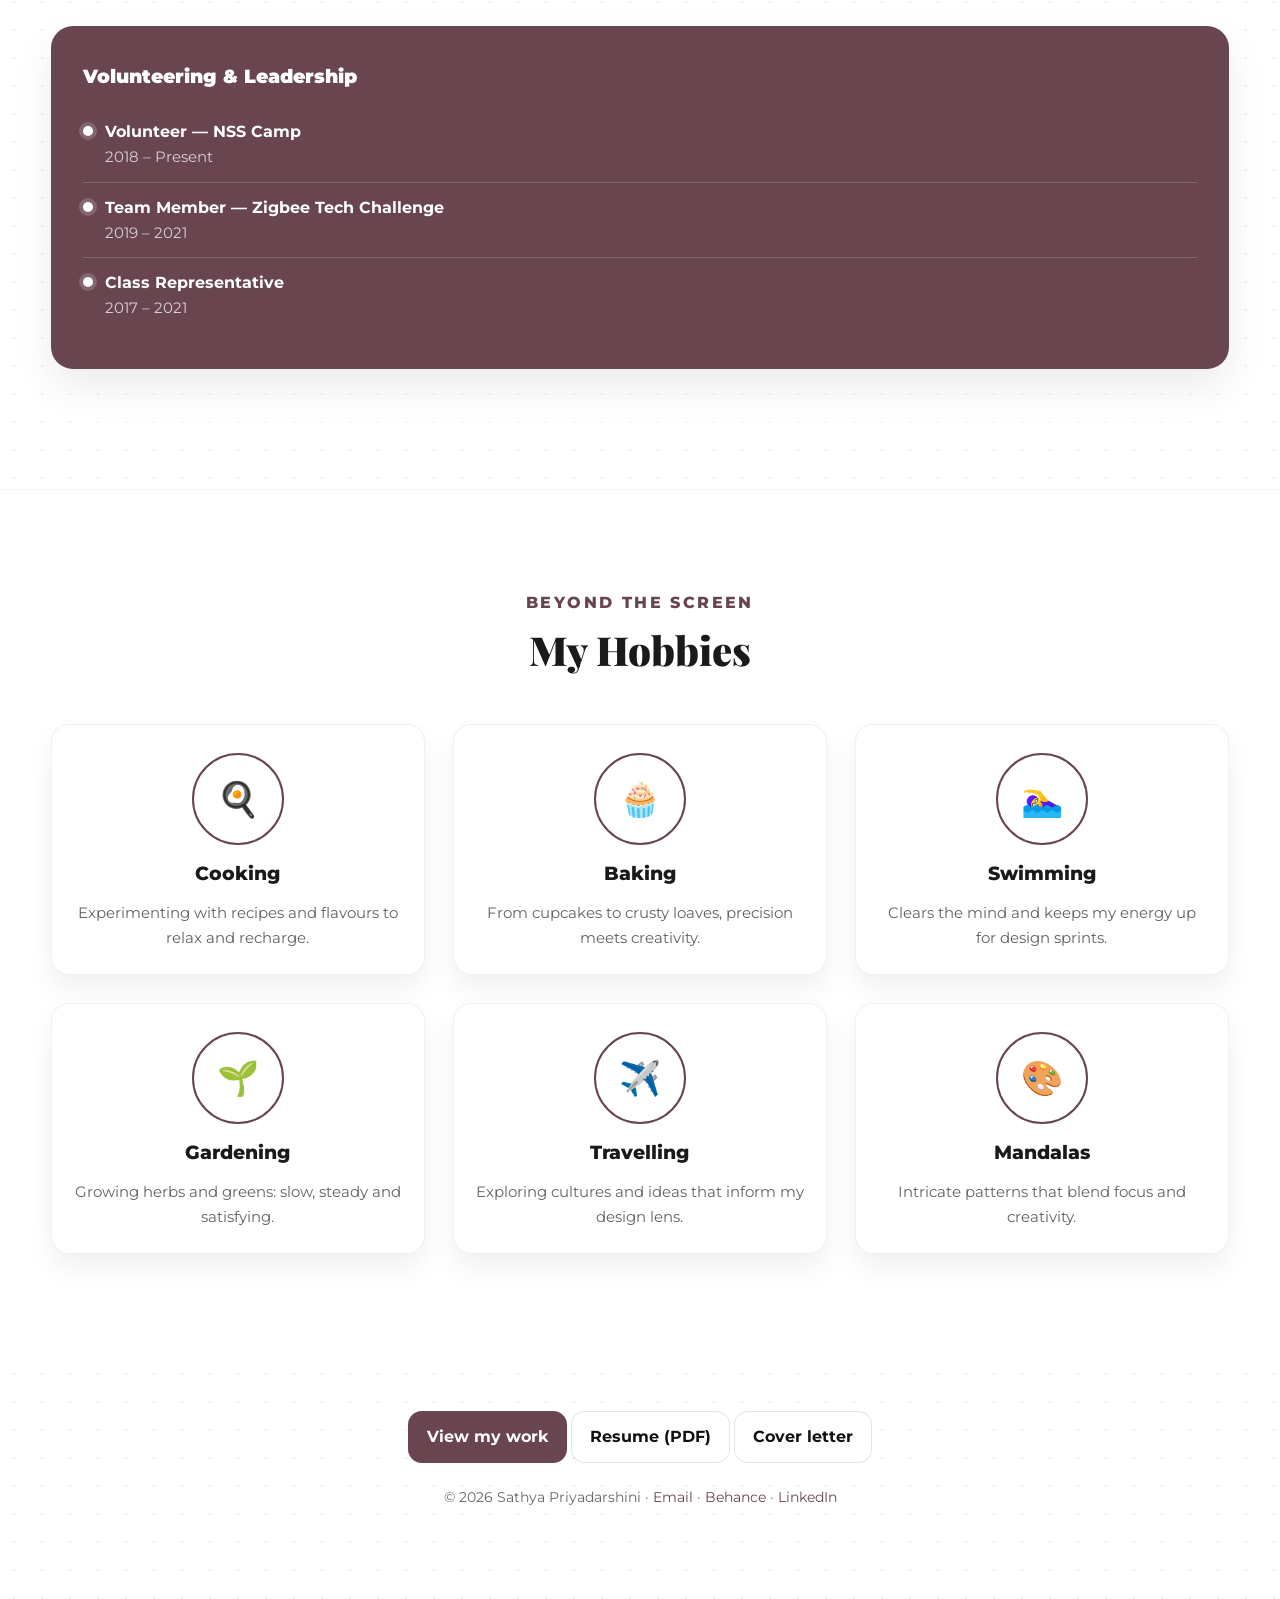
<file: SathyaPriyadarshini_portfolio/Code/about_me.html>
<!doctype html>
<html lang="en">
<head>
<meta charset="utf-8" />
<meta name="viewport" content="width=device-width, initial-scale=1" />
<title>About Sathya Priyadarshini | UI/UX and Product Designer</title>
  <link rel="icon" type="image/png" href="assets/sathya_Logo.png">

<!-- Type -->
<link href="https://fonts.googleapis.com/css2?family=Montserrat:wght@400;600;700;800;900&family=Playfair+Display:wght@600;700;900&display=swap" rel="stylesheet">
<link href="https://fonts.googleapis.com/css2?family=Great+Vibes&display=swap" rel="stylesheet">

<style>
/* ================= TOKENS ================= */
:root{
  --plum:#69454F;
  --coffee:#5A3E36;
  --nude:#E8CFCB;
  --beige:#E7D9C4;
  --ink:#1A1A1A;
  --muted:rgba(0,0,0,.62);
  --paper:#fff;
  --maxw:1280px;              /* widened so cards breathe */
  --radius:22px;
  --shadow:0 18px 40px rgba(0,0,0,.08);
  --header-h:72px;
}

/* ================= BASE ================= */
*{box-sizing:border-box}
html,body{height:100%}
body{
  margin:0; background:var(--paper); color:var(--ink);
  font:16px/1.65 "Montserrat",-apple-system,BlinkMacSystemFont,"Segoe UI",Roboto,Helvetica,Arial,sans-serif;
  -webkit-font-smoothing:antialiased; text-rendering:optimizeLegibility;
}
img{max-width:100%; height:auto; display:block}
a{color:var(--plum); text-decoration:none}
a:focus-visible{outline:3px solid color-mix(in srgb, var(--plum) 55%, transparent)}
.container{width:min(var(--maxw),92vw); margin:0 auto}
section{padding:96px 0}
@media (min-width:900px){ section{padding:120px 0} }
section + section{ border-top:1px solid rgba(0,0,0,.04) }

/* subtle dotted bg */
.body-page{
  background-image: radial-gradient(rgba(145,95,109,0.12) 1.5px, transparent 1.5px);
  background-size:28px 28px; background-color:var(--paper);
}
:root[data-theme="dark"] .body-page{
  background-image: radial-gradient(rgba(185,138,152,0.25) 1.5px, transparent 1.5px);
  background-color:#111; --ink:#eaeaea;
}

/* ================= HEADER / NAV ================= */
.site-header{
  position:sticky; top:0; z-index:3000; height:var(--header-h);
  background:rgba(255,255,255,.92); border-bottom:1px solid rgba(0,0,0,.06); backdrop-filter:blur(8px);
}
.nav-wrap{
  height:100%; width:min(1200px,94vw); margin:0 auto;
  display:flex; align-items:center; gap:12px; padding:0 10px;
}
.brand img{height:32px}

.main-nav{ margin-left:auto; display:flex; gap:28px; align-items:center; flex-wrap:wrap }
.main-nav a{ position:relative; padding:6px 2px; white-space:nowrap; color:#1a1a1a; font-weight:600 }
.main-nav a:hover,.main-nav a.active{ color:var(--plum) }
.main-nav a.active::after{
  content:""; position:absolute; left:0; right:0; bottom:-6px; height:3px; background:var(--plum); border-radius:2px;
}

/* burger */
.nav-toggle{ display:none; margin-left:auto; width:42px; height:42px; border-radius:10px; border:1px solid rgba(0,0,0,.08); background:#fff; align-items:center; justify-content:center }
.nav-toggle-bar{ width:20px; height:2px; background:#333; border-radius:2px; margin:3px 0; transition:transform .25s,opacity .25s }
.nav-toggle[aria-expanded="true"] .nav-toggle-bar:nth-child(1){ transform: translateY(5px) rotate(45deg) }
.nav-toggle[aria-expanded="true"] .nav-toggle-bar:nth-child(2){ opacity:0 }
.nav-toggle[aria-expanded="true"] .nav-toggle-bar:nth-child(3){ transform: translateY(-5px) rotate(-45deg) }
.nav-overlay{ position:fixed; inset:var(--header-h) 0 0 0; z-index:2000; background:transparent; opacity:0; pointer-events:none }
.nav-overlay.is-on{ opacity:1; pointer-events:auto }

@media (max-width: 860px){
  .nav-toggle{ display:flex }
  .main-nav{
    position:fixed; top:var(--header-h); right:12px; z-index:3001;
    width:min(86vw,300px); max-height:calc(100dvh - var(--header-h) - 16px);
    overflow:auto; flex-direction:column; gap:6px; padding:12px 16px;
    background:#fff; border-radius:14px; box-shadow:0 18px 40px rgba(0,0,0,.16);
    transform: translateY(-110%); transition: transform .25s ease;
  }
  .main-nav.is-open{ transform: translateY(0) }
  .main-nav a{ padding:12px 8px; border-radius:10px }
  .main-nav a:hover{ background: rgba(105,69,79,.06) }
}

/* progress bar */
.progress{
  position:fixed; inset:0 0 auto 0; height:3px; z-index:90;
  background:linear-gradient(90deg,var(--plum),var(--nude));
  transform-origin:0 50%; transform:scaleX(0);
}

/* ================= HERO ================= */
.hero{
  position:relative; min-height:calc(100svh - var(--header-h));
  display:flex; align-items:center; justify-content:center; text-align:center;
  padding: clamp(40px, 8vh, 120px) 5vw; color:#fff;
  background:
    linear-gradient(180deg, rgba(0,0,0,.35), rgba(0,0,0,.35)),
    url(assets/about.png) center/cover no-repeat;
  overflow:hidden;
}
.hero-content{ max-width:min(1100px,92vw); display:flex; flex-direction:column; gap: clamp(28px,5vh,44px) }
.hero-sub{
  margin:0; font:600 clamp(14px,2vw,20px)/1.3 -apple-system,BlinkMacSystemFont,"Segoe UI",Roboto,Helvetica,Arial,sans-serif;
  letter-spacing:.14em; text-transform:uppercase; opacity:.95; text-shadow:0 2px 8px rgba(0,0,0,.45);
}
.hero-title{
  margin:0; font:900 clamp(56px, 12vw, 160px)/1 -apple-system,BlinkMacSystemFont,"Segoe UI",Roboto,Helvetica,Arial,sans-serif;
  letter-spacing:.5px; text-shadow:0 6px 24px rgba(0,0,0,.35);
}
.hero-name{ margin:0; font-family:"Great Vibes",cursive; font-size:clamp(28px,5.8vw,60px); text-shadow:0 4px 16px rgba(0,0,0,.35) }
@media (max-width:768px){
  .hero-content{ gap: clamp(36px,8vh,60px) }
  .hero-title{ font-size: clamp(42px, 12vw, 100px) }
  .hero-name{ font-size: clamp(22px, 6.5vw, 36px) }
}

/* ================= ABOUT ================= */
.about-pro{
  background: var(--plum); color:#fff;
  border-radius:32px; padding:48px 44px; box-shadow:0 22px 48px rgba(0,0,0,.18);
}
.about-pro .grid{ display:grid; gap:36px; grid-template-columns:1.35fr .8fr; align-items:start }
@media (max-width:900px){ .about-pro{ padding:34px 26px } .about-pro .grid{ grid-template-columns:1fr } }
.about-copy{ font-size:16.5px; line-height:1.9 }
.about-title-side{ display:flex; align-items:center; justify-content:flex-end }
.about-title{ font:900 clamp(28px, 4.8vw, 44px)/1.1 "Playfair Display",serif; text-align:right }

/* stats */
.about-stats{
  display:grid; grid-template-columns: repeat(auto-fit, minmax(120px,1fr));
  gap:20px; margin-top:32px;
}
.about-stats .stat{
  background: rgba(255,255,255,.1);
  padding:18px; border-radius:14px; text-align:center; box-shadow:0 6px 18px rgba(0,0,0,.12);
}
.about-stats h3{ margin:0; font-size:1.8rem; font-weight:900; color:#fff }
.about-stats p{ margin:6px 0 0; font-size:.95rem; color:rgba(255,255,255,.85) }

/* ================= TIMELINE ================= */
.cv-timeline{ position:relative; display:grid; gap:34px; padding:6px 0 }
.cv-timeline::before{
  content:""; position:absolute; left:50%; top:0; width:4px; height:var(--cv-line,0px);
  transform:translateX(-2px);
  background:linear-gradient(var(--plum), color-mix(in srgb, var(--plum) 35%, transparent));
  border-radius:4px; transition:height .35s cubic-bezier(.2,.9,.2,1);
}
.cv-node{
  display:grid; grid-template-columns:1fr 40px 1fr; align-items:start; min-height:140px;
  opacity:.55; transform:translateY(10px); transition:opacity .35s ease, transform .35s ease, filter .35s ease;
}
.cv-node .cv-col{ padding:8px 24px }
.cv-node .cv-col.right{text-align:left} .cv-node .cv-col.left{text-align:right}
.cv-node h4{ margin:0 0 4px; font-weight:900 }
.cv-role{ font-weight:600; margin-bottom:2px }
.cv-place,.cv-date{ color:var(--muted) }
.cv-bullets{ margin:.5em 0 0; padding-left:18px }
.cv-bullets li{ margin:.3em 0 }
.cv-dot{ width:20px; height:20px; border-radius:50%; background:var(--plum); margin-inline:auto; box-shadow:0 0 0 6px #fff; position:relative }
.cv-dot::after{ content:""; position:absolute; left:50%; top:100%; transform:translateX(-50%); width:4px; height:60px; background:color-mix(in srgb, var(--plum) 30%, transparent); border-radius:3px; opacity:.8 }
.cv-node.is-active{ opacity:1; transform:translateY(0) }
.cv-node.is-active h4{ color:var(--plum) }

@media (max-width:840px){
  .cv-node{ grid-template-columns:1fr 28px 1fr }
  .cv-node .cv-col{ padding:8px 14px }
  .cv-node .cv-col.left,.cv-node .cv-col.right{ text-align:left }
}

/* ================= HIGHLIGHTS ================= */
.hl-grid{
  display:grid; gap:32px; grid-template-columns: repeat(auto-fit, minmax(360px, 1fr));
  align-items:stretch; margin-top:40px;
}
.hl-card{
  background:#fff; border:1px solid rgba(0,0,0,.08); border-radius:22px;
  padding:40px 34px; box-shadow:var(--shadow);
  display:grid; grid-template-rows:auto 1fr auto; height:100%;
  transition: box-shadow .3s ease;
}
.hl-card:hover{ box-shadow:0 18px 48px rgba(0,0,0,.12) }
.hl-head h3{
  margin:0 0 18px; font:800 1.15rem/1.3 "Montserrat",sans-serif; letter-spacing:.5px; text-transform:uppercase; color:var(--ink); position:relative;
}
.hl-head h3::after{ content:""; display:block; margin-top:8px; width:38px; height:3px; border-radius:2px; background:var(--plum) }
.hl-body{ display:flex; flex-direction:column; gap:14px; margin-top:6px }
.hl-body li{
  display:grid; grid-template-columns:1.2fr 1fr; gap:20px; align-items:baseline;
  position:relative; padding:12px 0;
}
.hl-body li:not(:last-child)::after{ content:""; position:absolute; left:0; right:0; bottom:0; height:1px; background:rgba(0,0,0,.06) }
.hl-body li strong{ font-weight:600; color:#1a1a1a }
.hl-body li span{ color:rgba(0,0,0,.72) }
.hl-foot{ min-height:0 }

@media (max-width:780px){
  .hl-grid{ grid-template-columns:1fr }
  .hl-card{ padding:28px 22px; grid-template-rows:auto auto auto }
  .hl-body li{ grid-template-columns:1fr; gap:6px; padding:10px 0 }
}

/* ================= VOLUNTEERING ================= */
.vol-card{
  background:var(--plum); color:#fff; border-radius:22px; padding:36px 32px; box-shadow:var(--shadow);
  transform:translateY(8px); opacity:0; transition:transform .4s ease, opacity .4s ease, box-shadow .25s ease;
}
.vol-card.in{ transform:translateY(0); opacity:1 }
.vol-head h3{ margin:0 0 10px; font-weight:900 }
.vol-list{ list-style:none; margin:0; padding:4px 0 0 }
.vol-list li{ display:flex; gap:12px; align-items:flex-start; padding:12px 0; border-top:1px solid rgba(255,255,255,.18) }
.vol-list li:first-child{ border-top:none }
.v-bullet{ width:10px; height:10px; border-radius:50%; background:#fff; box-shadow:0 0 0 4px rgba(255,255,255,.18); margin-top:7px }

/* ================= HOBBIES ================= */
.hobbies{ background:var(--paper); padding:100px 0; text-align:center }
.hob-head p.eyebrow{ font-weight:800; letter-spacing:.15em; text-transform:uppercase; color:var(--plum); margin:0 0 10px }
.hob-head h2{ font:900 clamp(28px,4vw,40px)/1.2 "Playfair Display",serif; margin:0 0 50px }
.hob-grid{ display:grid; gap:28px; grid-template-columns:repeat(3,1fr) }
@media (max-width:900px){ .hob-grid{ grid-template-columns:repeat(2,1fr); gap:18px } }
@media (max-width:420px){ .hob-grid{ gap:12px } .hob-item{ padding:22px 12px 20px } }
.hob-item{
  background:#fff; border:1px solid rgba(0,0,0,.06); border-radius:18px;
  padding:28px 20px 24px; box-shadow:0 14px 28px rgba(0,0,0,.06);
  transition:transform .25s ease, box-shadow .25s ease, border-color .25s ease;
}
.hob-item:hover{ transform:translateY(-4px); box-shadow:0 22px 48px rgba(0,0,0,.1) }
.hob-icon-ring{ width:92px; height:92px; margin:0 auto 14px; border-radius:50%; border:2.5px solid var(--plum); display:grid; place-items:center }
.hob-icon-ring span{ font-size:34px; line-height:1 }
.hob-item h3{ margin:0 0 10px; font-weight:800; color:var(--ink) }
.hob-item p{ color:var(--muted); font-size:.95rem; margin:0 }

/* ================= BUTTONS / FOOTER ================= */
.btn{
  --bg:#fff; --fg:#111; --bd:rgba(0,0,0,.1);
  display:inline-block; position:relative; overflow:hidden;
  padding:12px 18px; border-radius:14px; border:1px solid var(--bd);
  background:var(--bg); color:var(--fg); font-weight:700; cursor:pointer;
  transition:transform .12s ease, box-shadow .2s ease, border-color .2s ease; font-size:16px;
}
.btn:hover{ transform:translateY(-1px); box-shadow:0 10px 24px rgba(0,0,0,.10) }
.btn.primary{ --bg:var(--plum); --fg:#fff; --bd:transparent }
.btn .ripple{ position:absolute; border-radius:50%; transform:translate(-50%,-50%) scale(0); background:color-mix(in srgb, #fff 40%, var(--plum) 60%); opacity:.35; pointer-events:none; width:10px; height:10px; animation:ripple .6s ease-out forwards }
@keyframes ripple{ to{ transform:translate(-50%,-50%) scale(22); opacity:0 } }
footer{ padding:56px 0 90px; text-align:center; color:#666; font-size:14px }
.toast{ position:fixed; left:50%; bottom:24px; transform:translate(-50%,20px); background:#111; color:#fff; padding:8px 12px; border-radius:10px; opacity:0; transition:transform .25s ease, opacity .25s ease; pointer-events:none; font-size:14px; z-index:99 }
.toast.show{opacity:1; transform:translate(-50%,0)}

/* ================= REVEAL ANIMATIONS ================= */
.reveal{ opacity:0; transform:translateY(14px); will-change:opacity,transform }
.reveal.in{ opacity:1; transform:none; transition: opacity .48s ease, transform .48s ease }
.stagger > *{ opacity:0; transform:translateY(12px) }
.stagger.in > *{
  opacity:1; transform:none;
  transition: opacity .5s ease, transform .5s ease;
}
@media (prefers-reduced-motion: reduce){
  .reveal,.reveal.in,.stagger>*,.stagger.in>*{ transition:none !important; transform:none !important; opacity:1 !important }
}

/* ===== POLISH v2 ===== */
.brand img{height:44px;width:44px;object-fit:contain}
.hero{
  display:block; text-align:left; color:var(--ink);
  background:linear-gradient(135deg,#fff 0%,#fbf4f2 55%,#f3dfe0 100%);
  padding:clamp(40px,8vh,96px) 0;
}
.hero .hb{position:absolute;border-radius:50%;pointer-events:none;z-index:0}
.hero .hb1{width:460px;height:460px;right:-140px;top:-140px;background:radial-gradient(circle at 35% 35%,#e8cfcb,transparent 70%);opacity:.85}
.hero .hb2{width:320px;height:320px;left:-120px;bottom:-120px;background:radial-gradient(circle at 60% 40%,#e8cfcb,transparent 70%);opacity:.6}
.hero-inner{position:relative;z-index:1;width:min(1200px,92vw);margin:0 auto;display:grid;grid-template-columns:1.15fr .85fr;gap:clamp(28px,5vw,72px);align-items:center}
.hero-content{max-width:none;gap:0}
.hero-sub{color:var(--plum);text-shadow:none;opacity:1;letter-spacing:.16em;margin-bottom:18px}
.hero-title{font:800 clamp(40px,6.4vw,84px)/1.02 -apple-system,BlinkMacSystemFont,"Segoe UI",Roboto,Helvetica,Arial,sans-serif;text-shadow:none;letter-spacing:-.01em;color:var(--ink)}
.hero-name{font-size:clamp(44px,7.4vw,96px);line-height:1.05;color:var(--plum);text-shadow:none;margin:2px 0 22px}
.hero-lede{margin:0 0 28px;max-width:34em;font-size:clamp(16px,1.5vw,19px);line-height:1.7;color:var(--muted)}
.hero-cta{display:flex;flex-wrap:wrap;gap:12px}
.hero-down{margin-top:36px;width:46px;height:46px;border-radius:50%;border:2px solid var(--plum);color:var(--plum);display:grid;place-items:center;font-size:20px;animation:bob 2s ease-in-out infinite}
.hero-down:hover{background:var(--plum);color:#fff}
@keyframes bob{50%{transform:translateY(6px)}}
.hero-photo{position:relative;justify-self:center;width:min(100%,440px)}
.hero-photo .arch{border-radius:999px 999px 28px 28px;overflow:hidden;aspect-ratio:4/5;background:var(--plum);box-shadow:20px 22px 0 -2px var(--nude),0 28px 60px rgba(105,69,79,.28)}
.hero-photo .arch img{width:100%;height:100%;object-fit:cover;object-position:50% 18%}
.hero-photo .chip{position:absolute;background:#fff;border-radius:999px;padding:9px 16px;font:600 13px/1 "Montserrat",sans-serif;color:var(--plum);box-shadow:0 10px 26px rgba(0,0,0,.14);display:inline-flex;align-items:center;gap:8px;white-space:nowrap}
.hero-photo .chip1{left:-8%;bottom:16%}
.hero-photo .chip2{right:-4%;top:10%}
.hero-photo .chip i{width:8px;height:8px;border-radius:50%;background:#2fb36b}
@media (max-width:860px){
  .hero-inner{grid-template-columns:1fr;text-align:center}
  .hero-lede{margin-inline:auto}.hero-cta{justify-content:center}.hero-down{margin-inline:auto}
  .hero-photo{order:-1;width:min(70vw,320px)}
  .hero-photo .chip1{left:-4%}.hero-photo .chip2{right:-2%}
}
.sec-head{text-align:center;margin:0 0 clamp(36px,5vw,56px)}
.sec-head .eyebrow{font-weight:800;letter-spacing:.15em;text-transform:uppercase;color:var(--plum);margin:0 0 8px;font-size:13px}
.sec-head h2{font:900 clamp(28px,4vw,40px)/1.2 "Playfair Display",serif;margin:0}
.hl-card{border-top:4px solid var(--plum)}
.v-meta{color:rgba(255,255,255,.75);font-size:.92rem}

/* about card alignment */
.about-pro{padding:clamp(32px,4.5vw,56px)}
.about-pro .grid{grid-template-columns:1fr;gap:18px}
.about-title-side{justify-content:flex-start}
.about-title{text-align:left}
.about-copy{max-width:60em;font-size:clamp(16px,1.35vw,18px)}
.about-pro .about-stats{grid-template-columns:repeat(4,1fr);gap:clamp(12px,2vw,24px);margin-top:clamp(28px,4vw,40px)}
.about-stats .stat{padding:22px 12px}
@media (max-width:700px){.about-pro .about-stats{grid-template-columns:repeat(2,1fr)}}

/* mobile timeline: single column */
@media (max-width:700px){
  .hero-sub{letter-spacing:.08em;font-size:12px}
  .cv-timeline::before{left:10px;transform:none}
  .cv-node{grid-template-columns:20px 1fr;column-gap:14px;min-height:0}
  .cv-node .cv-dot{grid-column:1;grid-row:1;margin:6px 0 0;width:18px;height:18px;box-shadow:0 0 0 5px #fff}
  .cv-node .cv-dot::after{display:none}
  .cv-node .cv-col{grid-column:2;grid-row:1;padding:0 0 6px;text-align:left!important}
  .cv-node .cv-col:empty{display:none}
}
</style>
</head>
<body class="body-page">

<!-- progress bar -->
<div class="progress" id="progress" aria-hidden="true"></div>

<!-- ===== Header / Nav ===== -->
<header class="site-header" role="banner">
  <div class="nav-wrap">
    <a class="brand" href="Sathya_Portfolio.html" aria-label="Back to portfolio home">
      <img src="assets/sathya_Logo.png" alt="Sathya logo" decoding="async" />
    </a>

    <nav class="main-nav" id="mainNav" aria-label="Primary">
      <a href="Sathya_Portfolio.html">Home</a>
      <a href="#hero" class="active" aria-current="page">About me</a>
      <a href="#timeline">Timeline</a>
      <a href="#highlights">Highlights</a>
      <a href="#hobbies">Hobbies</a>
      <a href="#contact">Contact</a>
    </nav>

    <button class="nav-toggle" id="navToggle" aria-label="Open menu" aria-controls="mainNav" aria-expanded="false">
      <span class="nav-toggle-bar"></span>
      <span class="nav-toggle-bar"></span>
      <span class="nav-toggle-bar"></span>
    </button>
  </div>
</header>

<!-- ===== HERO ===== -->
<section class="hero" id="hero">
  <span class="hb hb1" aria-hidden="true"></span><span class="hb hb2" aria-hidden="true"></span>
  <div class="hero-inner">
    <div class="hero-content reveal in">
      <p class="hero-sub">UI/UX, Product & Graphic Designer · Perth, WA</p>
      <h1 class="hero-title">Hi, I’m</h1>
      <p class="hero-name">Sathya Priyadarshini</p>
      <p class="hero-lede">I design intuitive, inclusive digital experiences, from research and prototyping to branding and polished UI, with an engineering mind and a maker’s heart.</p>
      <div class="hero-cta">
        <a class="btn primary" href="Sathya_Portfolio.html#work" data-ripple>View my work</a>
        <a class="btn" href="assets/Sathya_Priyadarshini_Resume.pdf" target="_blank" rel="noopener" data-ripple>Resume (PDF)</a>
        <a class="btn" href="assets/Sathya_Priyadarshini_CoverLetter.pdf" target="_blank" rel="noopener" data-ripple>Cover letter</a>
      </div>
      <a class="hero-down" href="#about" aria-label="Scroll to About">↓</a>
    </div>
    <div class="hero-photo reveal in">
      <div class="arch"><img src="assets/Profile.jpeg" alt="Sathya Priyadarshini" decoding="async" /></div>
      <span class="chip chip1">Master of Design · Monash</span>
      <span class="chip chip2"><i></i> Open to roles across Australia</span>
    </div>
  </div>
</section>

<!-- ===== ABOUT ===== -->
<section id="about" class="reveal">
  <div class="container">
    <article class="about-pro">
      <div class="grid">
        <div class="about-title-side">
          <h2 class="about-title">About Me</h2>
        </div>
        <div class="about-copy">
          <p>
            I’m a <strong>UI/UX and Interaction Designer</strong> with an engineering background,
            passionate about creating intuitive, inclusive experiences. I work across
            research, prototyping, and high-fidelity UI with a focus on <strong>e-commerce</strong>
            and <strong>accessibility</strong>, crafting products people <strong>trust</strong>, <strong>enjoy</strong>, and return to.
          </p>
        </div>
      </div>
      <div class="about-stats stagger" data-stagger=".stat">
        <div class="stat"><h3>10+</h3><p>Projects</p></div>
        <div class="stat"><h3>100+</h3><p>Hours of Design</p></div>
        <div class="stat"><h3>20+</h3><p>Usability Tests</p></div>
        <div class="stat"><h3>50+</h3><p>Users Reached</p></div>
      </div>
    </article>
  </div>
</section>

<!-- ===== TIMELINE ===== -->
<section id="timeline">
  <div class="container">
    <header class="sec-head"><p class="eyebrow">Journey</p><h2>Experience &amp; Education</h2></header>
    <div class="cv-timeline" aria-label="Education and Experience">
      <!-- Node 0 -->
      <div class="cv-node reveal stagger" data-stagger=".cv-col > *, .cv-bullets li, .cv-dot">
        <div class="cv-col left"></div>
        <div class="cv-dot" aria-hidden="true"></div>
        <div class="cv-col right">
          <h4>Beta Builders</h4>
          <div class="cv-role">Design Team Lead (part-time, remote)</div>
          <div class="cv-place"><em>Perth, Australia</em></div>
          <div class="cv-date"><em>Jul 2026 – Present</em></div>
          <ul class="cv-bullets">
            <li>Leading a community of 15 to 30 designers and developers.</li>
            <li>Running LinkedIn content, Medium blogs, events, meetups and workshops.</li>
          </ul>
        </div>
      </div>
      <!-- Node 1 -->
      <div class="cv-node reveal stagger" data-stagger=".cv-col > *,.cv-dot">
        <div class="cv-col left">
          <h4>Monash University</h4>
          <div class="cv-role">Master of Design (Interaction Design)</div>
          <div class="cv-place"><em>Melbourne, Australia</em></div>
          <div class="cv-date"><em>2024 – 2026</em></div>
        </div>
        <div class="cv-dot" aria-hidden="true"></div>
        <div class="cv-col right"></div>
      </div>
      <!-- Node 2 -->
      <div class="cv-node reveal stagger" data-stagger=".cv-col > *, .cv-bullets li, .cv-dot">
        <div class="cv-col left"></div>
        <div class="cv-dot" aria-hidden="true"></div>
        <div class="cv-col right">
          <h4>KVN Dreams Technologies Pvt Ltd</h4>
          <div class="cv-role">UI/UX Design Intern</div>
          <div class="cv-place"><em>Bengaluru, India</em></div>
          <div class="cv-date"><em>Sep 2023 – Jan 2024</em></div>
          <ul class="cv-bullets">
            <li>Conducted user research and competitive analysis to identify usability gaps and opportunities.</li>
            <li>Created wireframes, user flows, and interactive prototypes in Figma to support new product features.</li>
            <li>Collaborated with senior designers and developers to ensure design feasibility and consistency across platforms.</li>
            <li>Facilitated usability testing sessions, documented findings, and iterated designs based on user feedback.</li>
            <li>Assisted in building a design system with reusable components, improving efficiency and visual consistency.</li>
          </ul>
        </div>
      </div>
      <!-- Node 3 -->
      <div class="cv-node reveal stagger" data-stagger=".cv-col > *,.cv-dot">
        <div class="cv-col left">
          <h4>DesignBoat UI/UX School</h4>
          <div class="cv-role">UI/UX Design Bootcamp</div>
          <div class="cv-place"><em>Bengaluru, India</em></div>
          <div class="cv-date"><em>Dec 2022 – Aug 2023</em></div>
        </div>
        <div class="cv-dot" aria-hidden="true"></div>
        <div class="cv-col right"></div>
      </div>
      <!-- Node 4 -->
      <div class="cv-node reveal stagger" data-stagger=".cv-col > *, .cv-bullets li, .cv-dot">
        <div class="cv-col left"></div>
        <div class="cv-dot" aria-hidden="true"></div>
        <div class="cv-col right">
          <h4>Mphasis Technologies Pvt Ltd</h4>
          <div class="cv-role">Associate Software Engineer</div>
          <div class="cv-place"><em>Bengaluru, India</em></div>
          <div class="cv-date"><em>Sep 2021 – Oct 2022</em></div>
          <ul class="cv-bullets">
            <li>Built test automation frameworks using Selenium, Python, and Robot Framework.</li>
            <li>Conducted regression and stress testing for enterprise software.</li>
            <li>Coordinated defect tracking and QA reporting using JIRA and HPQC.</li>
            <li>Interacted with clients to resolve bugs and perform troubleshooting.</li>
          </ul>
        </div>
      </div>
      <!-- Node 5 -->
      <div class="cv-node reveal stagger" data-stagger=".cv-col > *,.cv-dot">
        <div class="cv-col left">
          <h4>Jain University</h4>
          <div class="cv-role">B.Tech – Computer Science (IoT)</div>
          <div class="cv-place"><em>Bengaluru, India</em></div>
          <div class="cv-date"><em>2017 – 2021</em></div>
        </div>
        <div class="cv-dot" aria-hidden="true"></div>
        <div class="cv-col right"></div>
      </div>
    </div>
  </div>
</section>

<!-- ===== HIGHLIGHTS ===== -->
<section id="highlights" class="reveal">
  <div class="container">
    <header class="sec-head"><p class="eyebrow">At a glance</p><h2>Highlights</h2></header>
    <div class="hl-grid stagger" data-stagger=".hl-card">
      <article class="hl-card">
        <header class="hl-head"><h3>CERTIFICATIONS</h3></header>
        <ul class="hl-body stagger" data-stagger="li">
          <li><strong>Adobe Certified Professional</strong><span>UX Design · 2024</span></li>
          <li><strong>Webflow for Designers</strong><span>LottieFiles · 2024</span></li>
          <li><strong>UI/UX Design Bootcamp</strong><span>DesignBoat · 2023</span></li>
          <li><strong>Google UX Design Professional Certificate</strong><span>Coursera · 2022</span></li>
          <li><strong>AI for Everyone</strong><span>Coursera · 2021</span></li>
        </ul>
        <div class="hl-foot"></div>
      </article>

      <article class="hl-card">
        <header class="hl-head"><h3>Technical</h3></header>
        <ul class="hl-body stagger" data-stagger="li">
          <li><strong>Design tools</strong><span>Figma, Adobe CC, Miro</span></li>
          <li><strong>Motion &amp; 3D</strong><span>Maya, Cinema 4D</span></li>
          <li><strong>Frontend</strong><span>HTML, CSS, JavaScript</span></li>
          <li><strong>Web</strong><span>Webflow, responsive design</span></li>
          <li><strong>Standards</strong><span>WCAG 2.1 accessibility</span></li>
        </ul>
        <div class="hl-foot"></div>
      </article>

      <article class="hl-card">
        <header class="hl-head"><h3>Skills</h3></header>
        <ul class="hl-body stagger" data-stagger="li">
          <li><strong>Interaction Design</strong><span>Flows, wireframes, prototyping</span></li>
          <li><strong>Design Thinking</strong><span>Human-centred methods</span></li>
          <li><strong>Research &amp; Usability</strong><span>Interviews, testing</span></li>
          <li><strong>Journey Mapping</strong><span>Personas, scenarios</span></li>
        </ul>
        <div class="hl-foot"></div>
      </article>
    </div>
  </div>
</section>

<!-- ===== VOLUNTEERING ===== -->
<section id="volunteer" class="reveal">
  <div class="container">
    <article class="vol-card stagger" data-stagger=".vol-list li">
      <header class="vol-head"><h3>Volunteering &amp; Leadership</h3></header>
      <ul class="vol-list">
        <li><span class="v-bullet" aria-hidden="true"></span><div><strong>Volunteer — NSS Camp</strong><div class="v-meta">2018 – Present</div></div></li>
        <li><span class="v-bullet" aria-hidden="true"></span><div><strong>Team Member — Zigbee Tech Challenge</strong><div class="v-meta">2019 – 2021</div></div></li>
        <li><span class="v-bullet" aria-hidden="true"></span><div><strong>Class Representative</strong><div class="v-meta">2017 – 2021</div></div></li>
      </ul>
    </article>
  </div>
</section>

<!-- ===== HOBBIES ===== -->
<section id="hobbies" class="hobbies reveal">
  <div class="container">
    <header class="hob-head">
      <p class="eyebrow">Beyond the Screen</p>
      <h2>My Hobbies</h2>
    </header>

    <div class="hob-grid stagger" data-stagger=".hob-item">
      <article class="hob-item">
        <div class="hob-icon-ring"><span>🍳</span></div>
        <h3>Cooking</h3>
        <p>Experimenting with recipes and flavours to relax and recharge.</p>
      </article>

      <article class="hob-item">
        <div class="hob-icon-ring"><span>🧁</span></div>
        <h3>Baking</h3>
        <p>From cupcakes to crusty loaves, precision meets creativity.</p>
      </article>

      <article class="hob-item">
        <div class="hob-icon-ring"><span>🏊‍♀️</span></div>
        <h3>Swimming</h3>
        <p>Clears the mind and keeps my energy up for design sprints.</p>
      </article>

      <article class="hob-item">
        <div class="hob-icon-ring"><span>🌱</span></div>
        <h3>Gardening</h3>
        <p>Growing herbs and greens: slow, steady and satisfying.</p>
      </article>

      <article class="hob-item">
        <div class="hob-icon-ring"><span>✈️</span></div>
        <h3>Travelling</h3>
        <p>Exploring cultures and ideas that inform my design lens.</p>
      </article>

      <article class="hob-item">
        <div class="hob-icon-ring"><span>🎨</span></div>
        <h3>Mandalas</h3>
        <p>Intricate patterns that blend focus and creativity.</p>
      </article>
    </div>
  </div>
</section>

<!-- ===== FOOTER ===== -->
<footer id="contact">
  <div class="container" style="margin-bottom:16px">
    <a class="btn primary" href="Sathya_Portfolio.html#work" data-ripple>View my work</a>
    <a class="btn" href="assets/Sathya_Priyadarshini_Resume.pdf" target="_blank" rel="noopener" data-ripple>Resume (PDF)</a>
        <a class="btn" href="assets/Sathya_Priyadarshini_CoverLetter.pdf" target="_blank" rel="noopener" data-ripple>Cover letter</a>
  </div>
  © <span id="year"></span> Sathya Priyadarshini ·
  <a href="mailto:m.sathyapriyadarshini@gmail.com" id="copyMail" data-copy="m.sathyapriyadarshini@gmail.com">Email</a> ·
  <a href="https://www.behance.net/sathyapriyadarshini">Behance</a> ·
  <a href="https://www.linkedin.com/in/sathya-priyadarshini-murugadoss-88a174186/">LinkedIn</a>
  <span id="toast" class="toast" role="status" aria-live="polite"></span>
</footer>

<!-- ================= JS ================= -->
<script>
const reduce = window.matchMedia('(prefers-reduced-motion: reduce)').matches;


const progress = document.getElementById('progress');
function setProgress(){
  const h=document.documentElement, sc=h.scrollTop, dh=h.scrollHeight-h.clientHeight;
  progress.style.transform = `scaleX(${dh ? sc/dh : 0})`;
}
addEventListener('scroll', setProgress, { passive:true }); setProgress();

const io = new IntersectionObserver((entries)=>{
  entries.forEach(entry=>{
    if(!entry.isIntersecting) return;
    const el = entry.target;
    el.classList.add('in');             
    if(el.classList.contains('stagger')){
      const sel = el.dataset.stagger || '> *';
      const kids = el.querySelectorAll(sel);
      kids.forEach((kid,i)=>{
        kid.style.transitionDelay = reduce ? '0s' : `${Math.min(i*80, 560)}ms`;
        kid.style.willChange = 'opacity, transform';
        requestAnimationFrame(()=> kid.style.opacity = 1);
      });
      el.classList.add('in');
    }
    io.unobserve(el);
  });
},{ rootMargin:'0px 0px -10% 0px', threshold:.15 });

document.querySelectorAll('.reveal, .stagger').forEach(el=> io.observe(el));

(()=>{
  const tl = document.querySelector('.cv-timeline');
  const rows = [...document.querySelectorAll('.cv-timeline .cv-node')];
  if(!tl || !rows.length) return;
  let active = null;
  const growTo = el => {
    const y = el.offsetTop + (el.offsetHeight/2);
    tl.style.setProperty('--cv-line', y + 'px');
  };
  const obs = new IntersectionObserver((ents)=>{
    ents.forEach(e=>{
      if(e.isIntersecting){
        active && active.classList.remove('is-active');
        active = e.target; active.classList.add('is-active'); growTo(active);
      }
    });
  }, { threshold:0.35, rootMargin:'-40% 0px -40% 0px' });
  rows.forEach(r=>obs.observe(r));
  addEventListener('resize', ()=> active && growTo(active));
})();

document.querySelectorAll('[data-ripple]').forEach(btn=>{
  btn.addEventListener('click', e=>{
    const r=document.createElement('span'); r.className='ripple';
    const rect=btn.getBoundingClientRect();
    r.style.left=(e.clientX-rect.left)+'px';
    r.style.top =(e.clientY-rect.top )+'px';
    btn.appendChild(r); setTimeout(()=>r.remove(),650);
  });
});

const mail = document.getElementById('copyMail'), toast = document.getElementById('toast');
mail?.addEventListener('contextmenu',e=>e.preventDefault());
mail?.addEventListener('click',e=>{
  if(e.metaKey||e.ctrlKey) return;
  e.preventDefault();
  navigator.clipboard.writeText(mail.dataset.copy || mail.textContent || '').then(()=>{
    toast.textContent='Email copied ✨'; toast.classList.add('show');
    setTimeout(()=>toast.classList.remove('show'),1400);
  });
});

const navToggle = document.getElementById('navToggle');
const mainNav   = document.getElementById('mainNav');
let navOverlay  = document.querySelector('.nav-overlay');
if(!navOverlay){ navOverlay = document.createElement('div'); navOverlay.className='nav-overlay'; document.body.appendChild(navOverlay); }
function openNav(){ navToggle?.setAttribute('aria-expanded','true'); mainNav?.classList.add('is-open'); document.body.classList.add('nav-open'); navOverlay.classList.add('is-on'); }
function closeNav(){ navToggle?.setAttribute('aria-expanded','false'); mainNav?.classList.remove('is-open'); document.body.classList.remove('nav-open'); navOverlay.classList.remove('is-on'); }
navToggle?.addEventListener('click', ()=> (navToggle.getAttribute('aria-expanded')==='true') ? closeNav() : openNav());
navOverlay?.addEventListener('click', closeNav);

document.addEventListener('click', (e) => {
  const a = e.target.closest('a[href^="#"]'); if (!a) return;
  const id = a.getAttribute('href'); if (!id || id === '#') return;
  const target = document.querySelector(id); if (!target) return;
  e.preventDefault(); target.scrollIntoView({ behavior:'smooth', block:'start' });
  document.querySelectorAll('.main-nav a').forEach(x => x.classList.remove('active'));
  document.querySelector(`.main-nav a[href="${id}"]`)?.classList.add('active');
  if (mainNav.classList.contains('is-open')) closeNav();
});

document.getElementById('year').textContent = new Date().getFullYear();
</script>
</body>
</html>
</file>
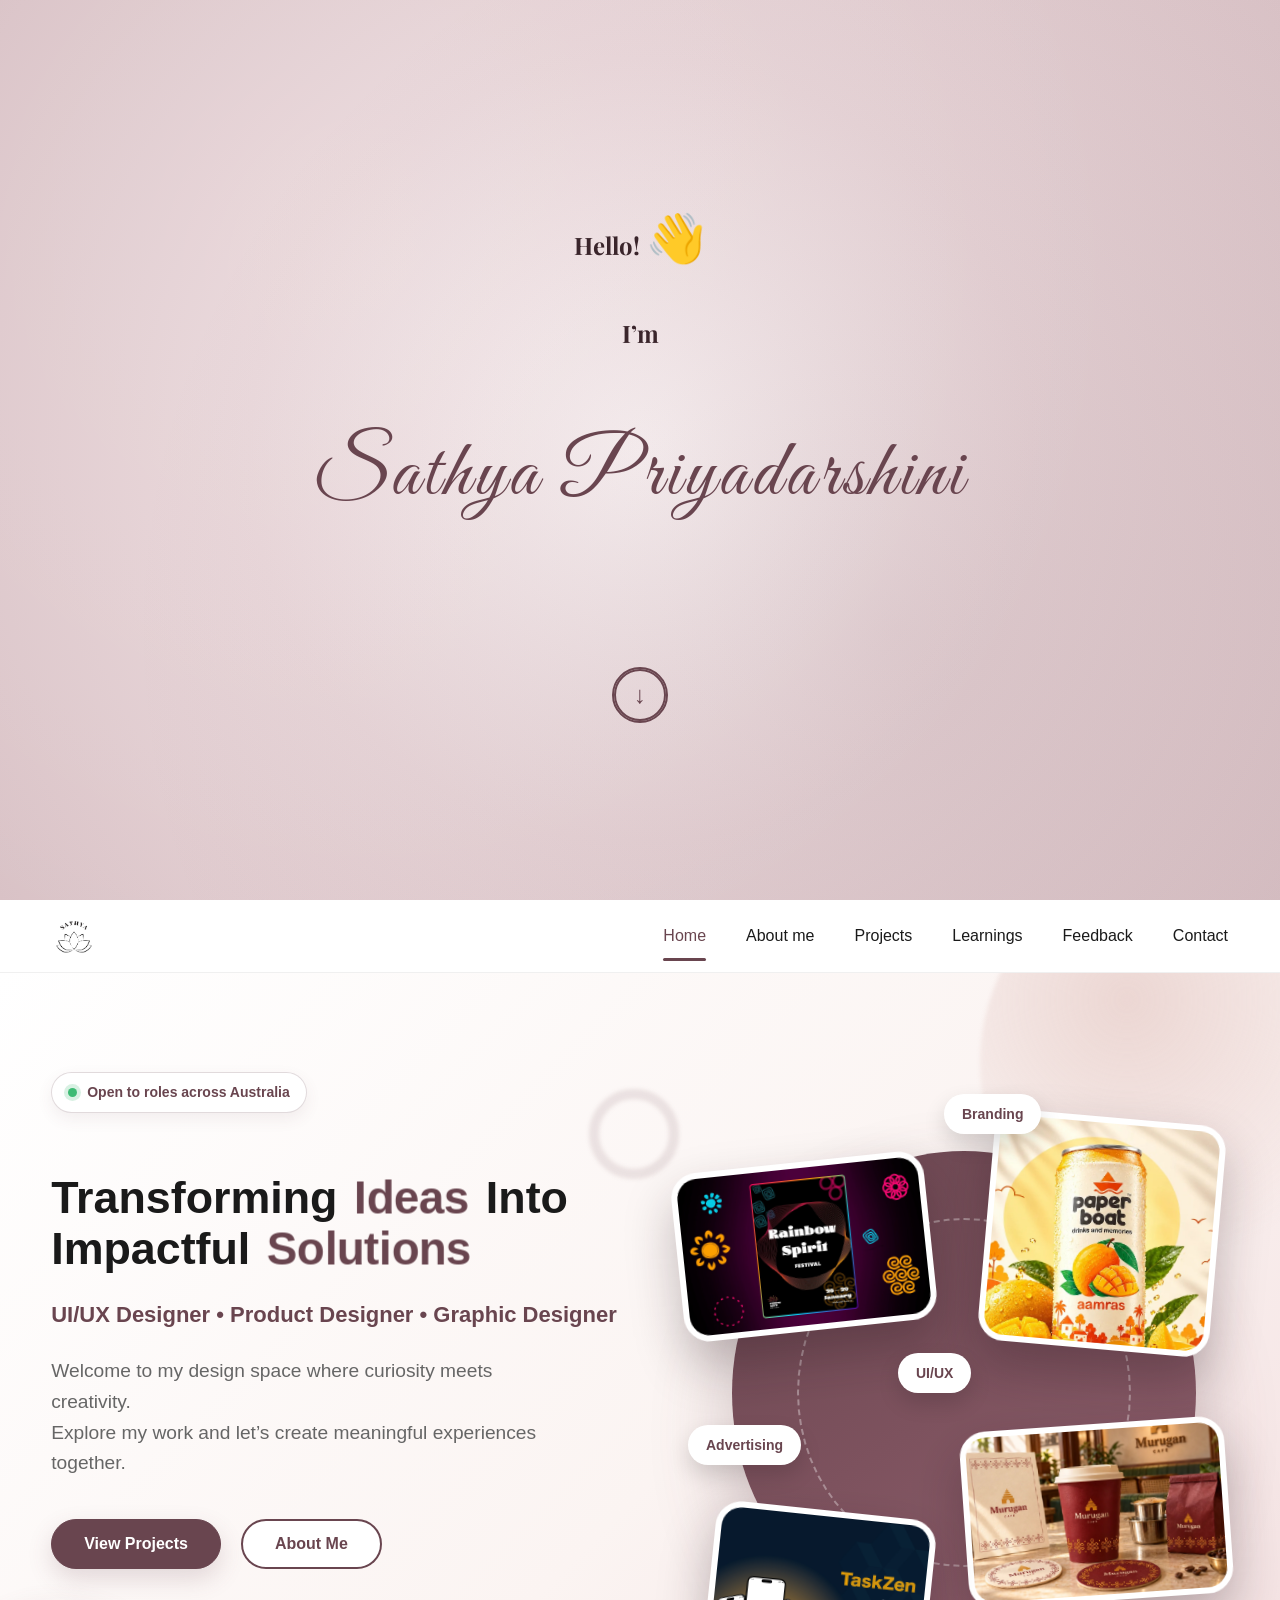
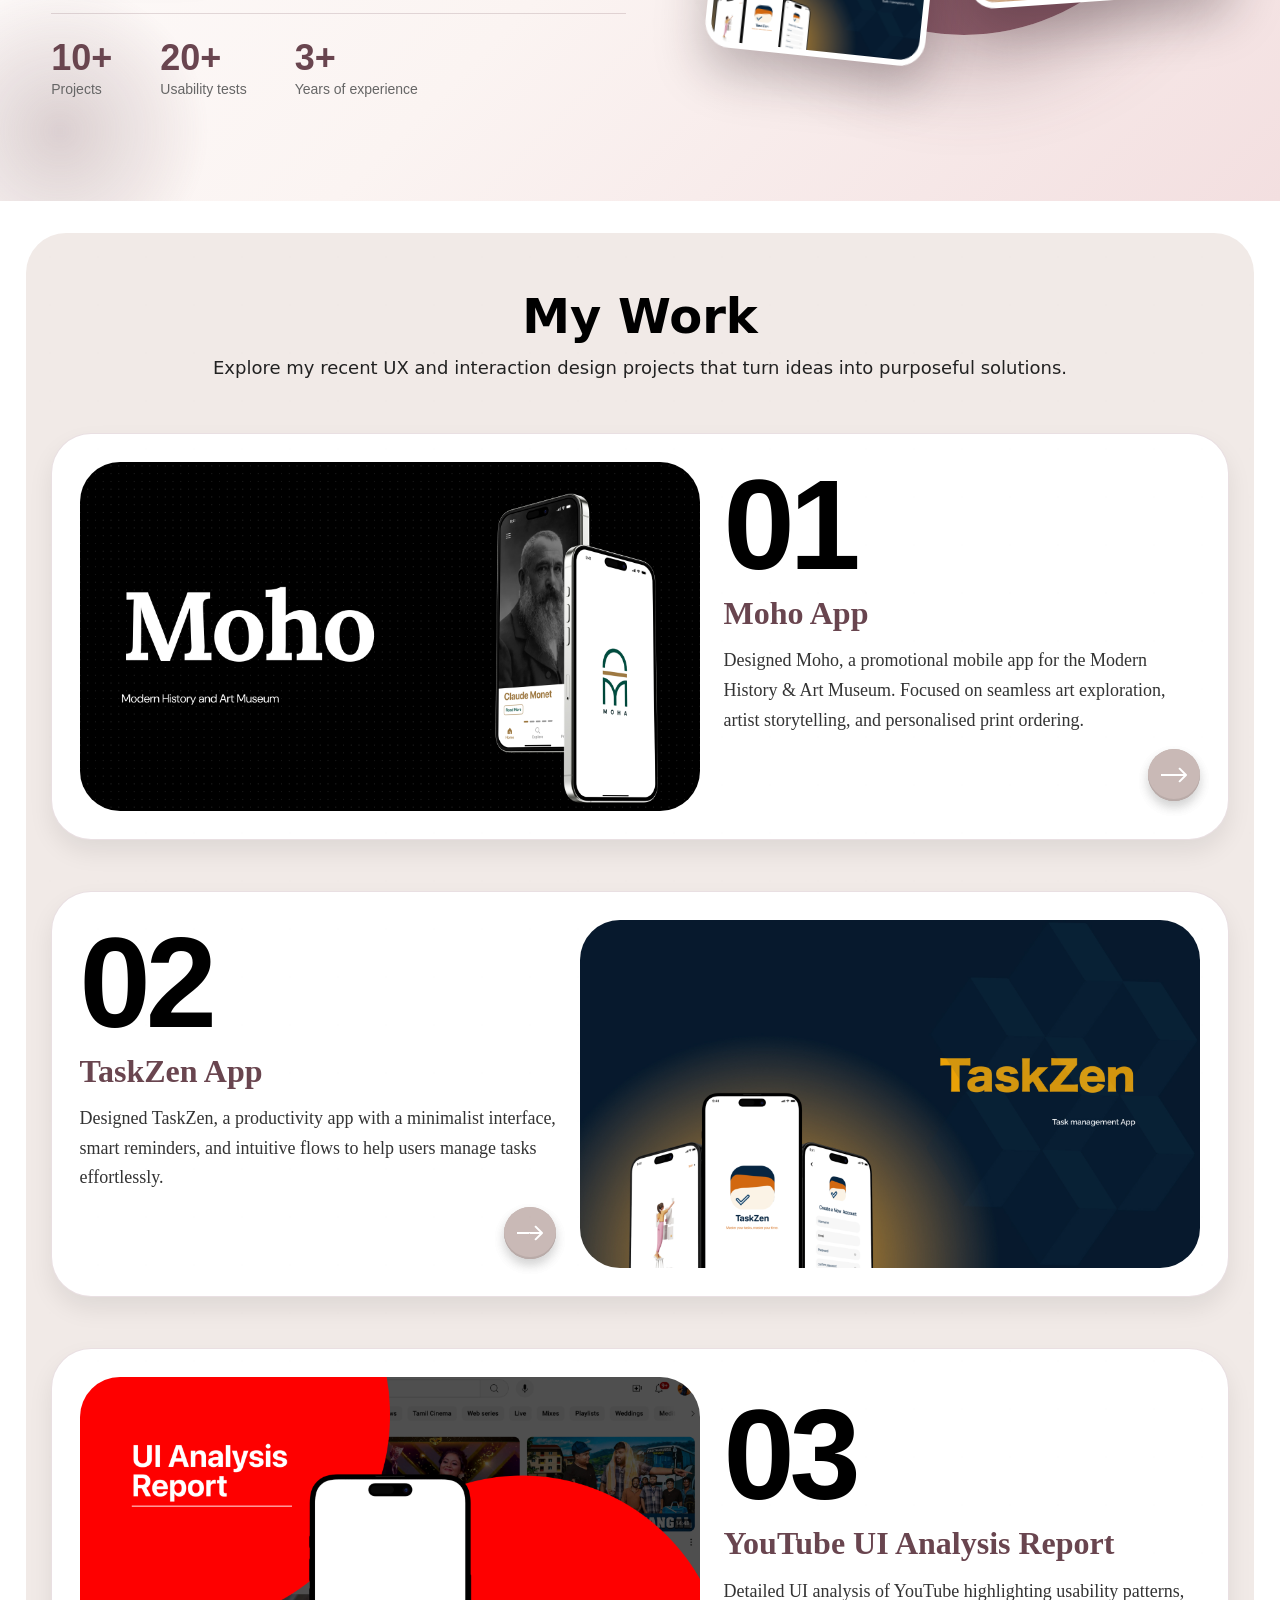
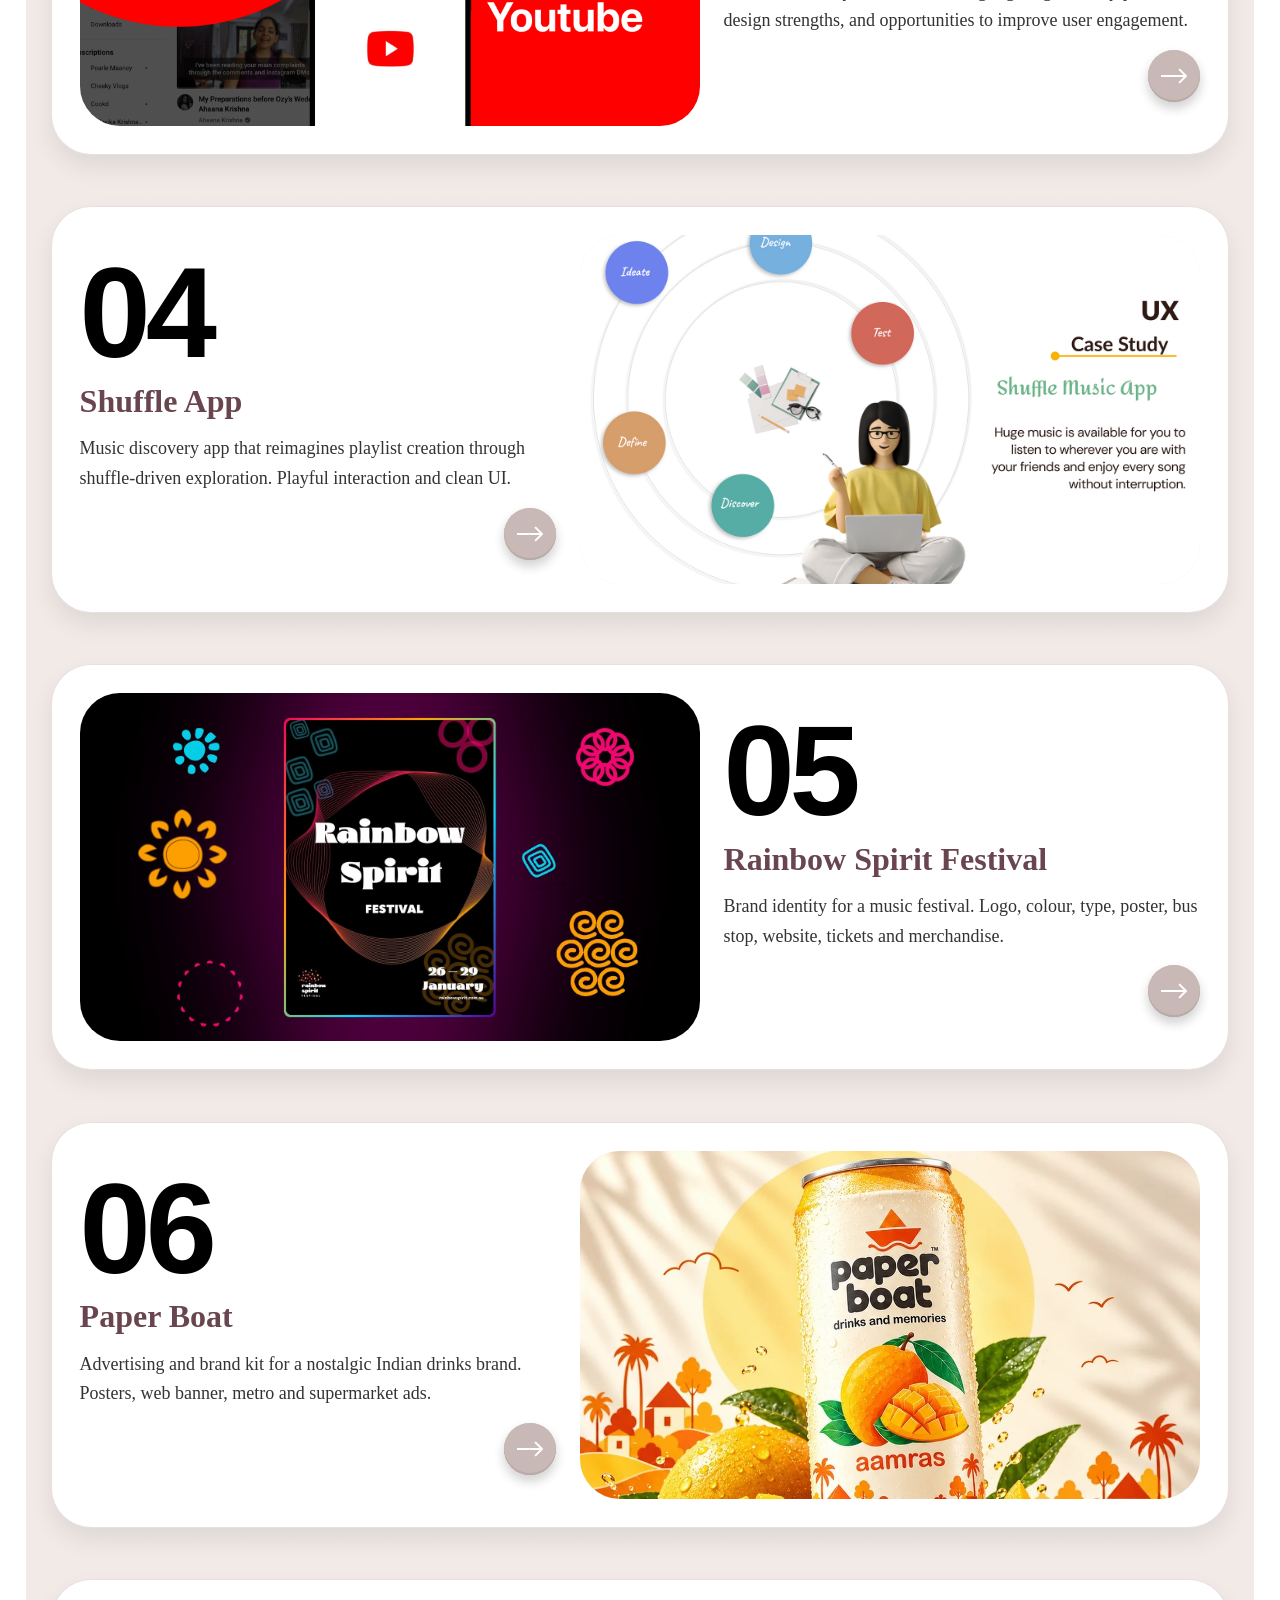
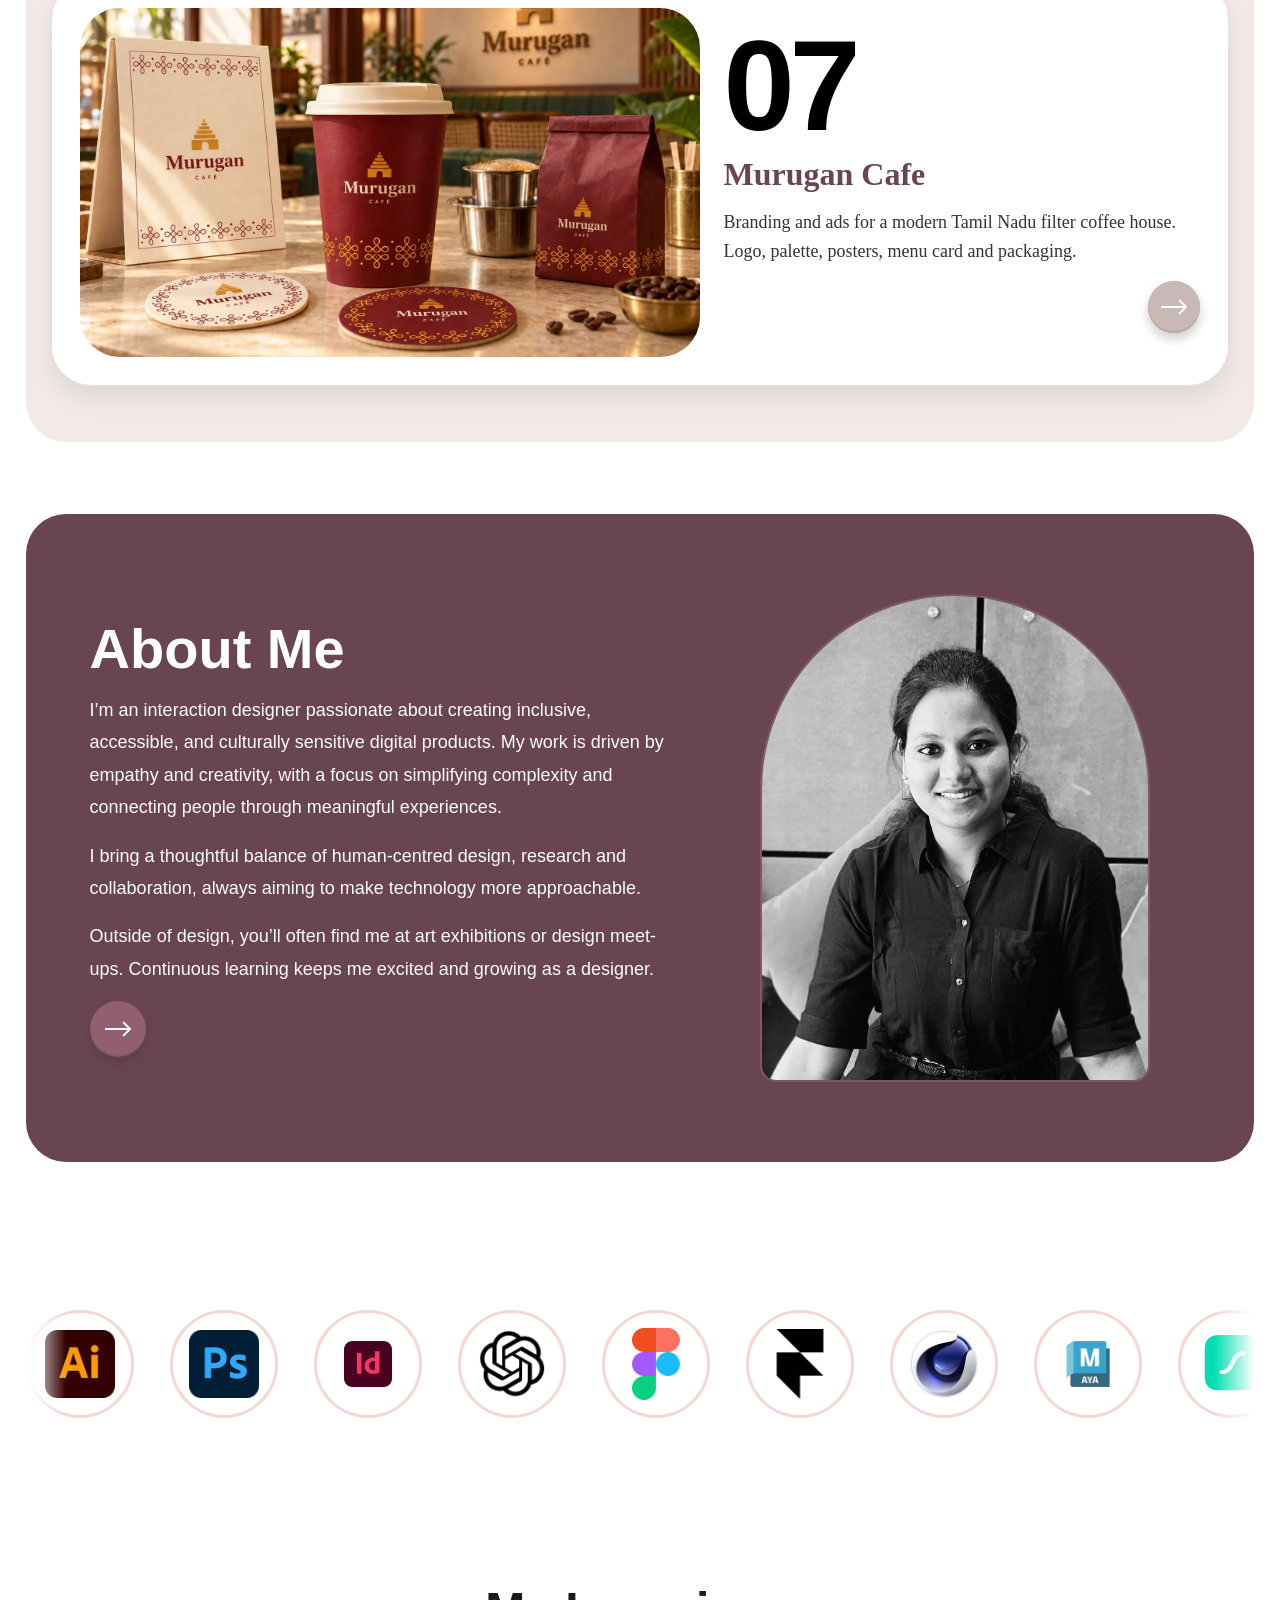
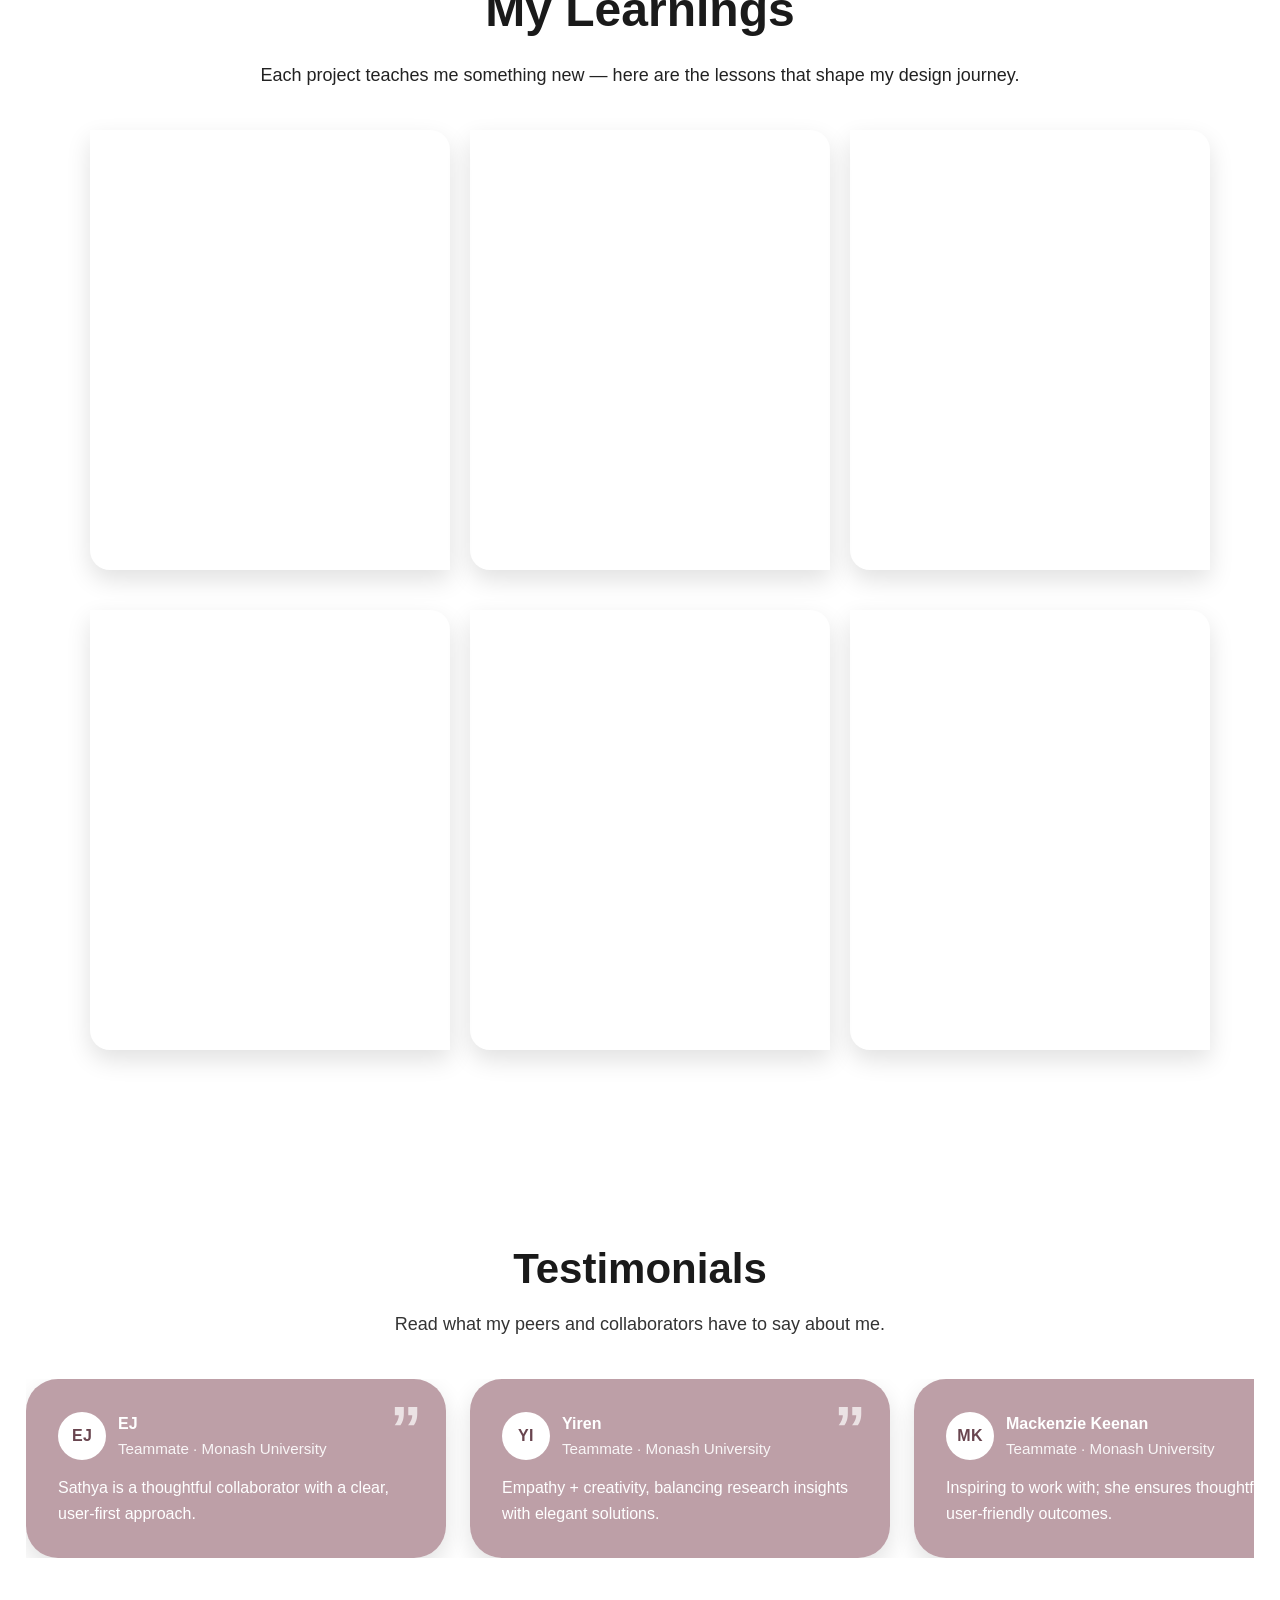
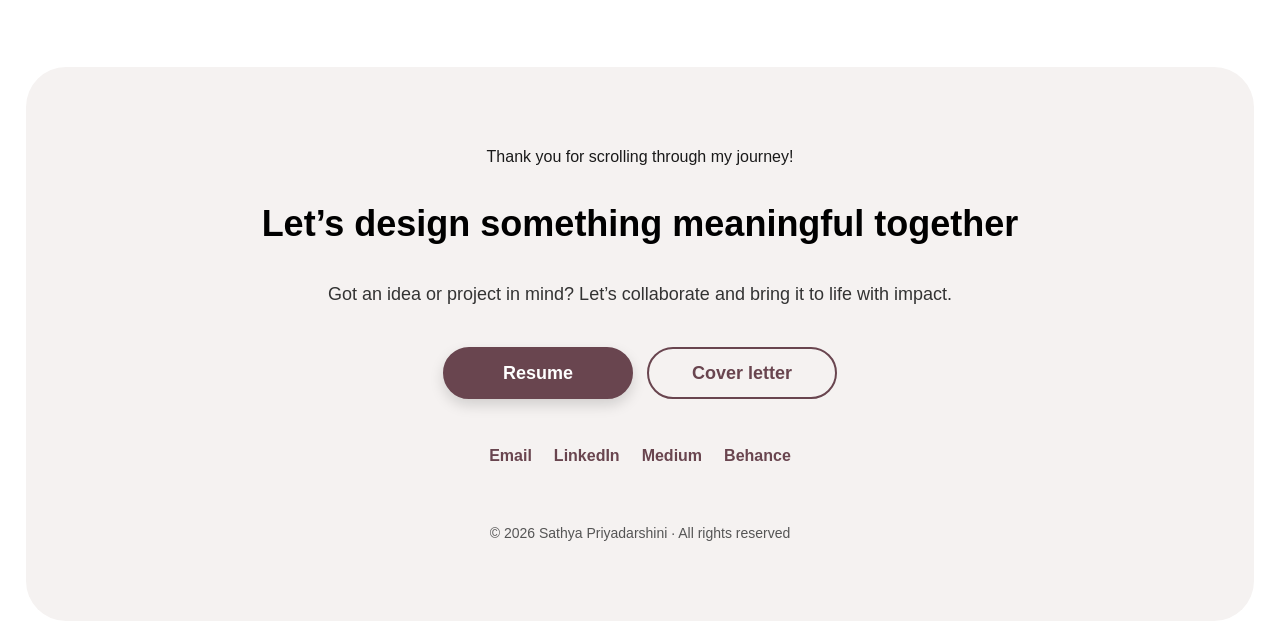
<file: SathyaPriyadarshini_portfolio/Code/Sathya_Portfolio.html>
<!doctype html>
<html lang="en">
<head>
  <meta charset="utf-8" />
  <meta name="viewport" content="width=device-width, initial-scale=1" />
  <title>Sathya Priyadarshini | UI/UX and Product Designer Portfolio</title>
  <link rel="icon" type="image/png" href="assets/sathya_Logo.png">
  <meta property="og:type" content="website">
  <meta property="og:title" content="Sathya Priyadarshini | UI/UX and Product Designer Portfolio">
  <meta property="og:description" content="UI/UX, Product and Graphic Designer based in Perth. Research, prototyping, accessible UI and real client work.">
  <meta property="og:url" content="https://sathyapriyadarshini.github.io/Sathya_Portfolio/SathyaPriyadarshini_portfolio/Code/Sathya_Portfolio.html">
  <meta property="og:image" content="https://sathyapriyadarshini.github.io/Sathya_Portfolio/SathyaPriyadarshini_portfolio/Code/assets/sathya_Logo.png">
  <meta name="twitter:card" content="summary">
  <meta name="description" content="Sathya Priyadarshini — UI/UX and Product Designer portfolio: research, prototyping, accessible UI, case studies, certifications, and experience.">
  
  <!-- Fonts -->
  <link href="https://fonts.googleapis.com/css2?family=Great+Vibes&display=swap" rel="stylesheet">
  <link href="https://fonts.cdnfonts.com/css/sf-pro-display" rel="stylesheet" />
  <link href="https://fonts.googleapis.com/css2?family=Playfair+Display:wght@600;700&family=DM+Sans:wght@400;500;600;700&display=swap" rel="stylesheet" />

  <!-- Styles -->
  <link rel="stylesheet" href="Portfolio.css" />
</head>
<body class="dots-bg">

  <!-- INTRO / LANDING -->
  <section id="intro" class="intro-landing" aria-label="Intro">
    <h1>Hello! <span class="wave" aria-hidden="true">👋</span></h1>
    <h1>I’m</h1>
    <h2 class="signature">Sathya Priyadarshini</h2>

    <!-- Scroll button -->
    <button class="scroll-next" id="introNext" aria-label="Scroll to hero">↓</button>
  </section>

  <!-- HEADER / NAV -->
  <header class="site-header" role="banner">
    <div class="nav-wrap">
      <a class="brand" href="#hero" aria-label="Sathya home">
        <img src="assets/sathya_Logo.png" alt="Sathya logo" decoding="async" />
      </a>

      <nav class="main-nav" id="mainNav" aria-label="Primary">
        <a href="#hero" class="active" aria-current="page">Home</a>
        <a href="#about">About me</a>
        <a href="#work">Projects</a>
        <a href="#learnings">Learnings</a>
        <a href="#testimonials">Feedback</a>
        <a href="#contact">Contact</a>
      </nav>

      <!-- Hamburger -->
      <button class="nav-toggle" id="navToggle"
              aria-label="Open menu" aria-controls="mainNav" aria-expanded="false">
        <span class="nav-toggle-bar"></span>
        <span class="nav-toggle-bar"></span>
        <span class="nav-toggle-bar"></span>
      </button>
    </div>
  </header>

  <!-- Page overlay (mobile nav) -->
  <div id="navOverlay" class="nav-overlay" hidden></div>

  <!-- HERO -->
  <section id="hero" class="hero" aria-label="Hero">
    <span class="hb hb1" aria-hidden="true"></span><span class="hb hb2" aria-hidden="true"></span><span class="hb hb3" aria-hidden="true"></span>
    <div class="hero__inner">
      <div class="hero__text">
        <p class="hero-chip" data-animate><i></i> Open to roles across Australia</p>
        <h1 class="hero-title" id="popTitle">
          Transforming <span class="highlight" data-dir="left">Ideas</span> Into<br />
          Impactful <span class="highlight" data-dir="right">Solutions</span>
        </h1>

        <p class="hero-subtitle" data-animate>UI/UX Designer • Product Designer • Graphic Designer</p>

        <p class="hero-desc" data-animate>
          Welcome to my design space where curiosity meets creativity.<br />
          Explore my work and let’s create meaningful experiences together.
        </p>

        <div class="hero-actions" data-animate>
          <a href="#work"  class="btn btn-primary">View Projects</a>
          <a href="#about" class="btn btn-outline">About Me</a>
        </div>

        <ul class="hero-stats" data-animate>
          <li><b>10+</b><span>Projects</span></li>
          <li><b>20+</b><span>Usability tests</span></li>
          <li><b>3+</b><span>Years of experience</span></li>
        </ul>
      </div>

      <div class="hero-art" id="heroArt">
        <div class="ha-disc"></div>
        <figure class="hc hc1"><img src="assets/work/rainbow-spirit-festival.jpg" alt=""></figure>
        <figure class="hc hc2"><img src="assets/work/paper-boat.jpg" alt=""></figure>
        <figure class="hc hc3"><img src="assets/work/murugan-cafe.jpg" alt=""></figure>
        <figure class="hc hc4"><img src="assets/work/taskzen-app.jpg" alt=""></figure>
        <figure class="hc hc5"><img src="assets/work/moho-museum-app.jpg" alt=""></figure>
        <figure class="hc hc6"><img src="assets/work/youtube-ui-analysis.jpg" alt=""></figure>
        <figure class="hc hc7"><img src="assets/work/ux-case-study-shuffle.jpg" alt=""></figure>
        <span class="pill p1">UI/UX</span><span class="pill p2">Branding</span><span class="pill p3">Advertising</span>
      </div>
    </div>
  </section>

  <!-- WORK -->
  <section id="work" class="work-alt" aria-label="My Work">
  <header class="work-alt__head">
    <h2 class="work-alt__title">My Work</h2>
    <p class="work-alt__sub">
      Explore my recent UX and interaction design projects that turn ideas into purposeful solutions.
    </p>
  </header>

    <ol class="work-alt__list">
      <!-- Row 01 -->
      <li class="work-row">
        <figure class="work-media">
          <img src="assets/work/moho-museum-app.jpg" alt="Moho App image" loading="lazy" decoding="async">
        </figure>
        <div class="work-meta">
          <div class="work-num">01</div>
          <h3 class="work-name">Moho App</h3>
          <p class="work-desc">
            Designed Moho, a promotional mobile app for the Modern History &amp; Art Museum.
            Focused on seamless art exploration, artist storytelling, and personalised print ordering.
          </p>
          <button class="work-next" type="button" aria-label="Next project">
            <svg xmlns="http://www.w3.org/2000/svg" width="26" height="16" viewBox="0 0 52 31" fill="none" aria-hidden="true">
              <path d="M51.4142 16.9142C52.1953 16.1332 52.1953 14.8668 51.4142 14.0858L38.6863 1.35786C37.9052 0.576816 36.6389 0.576816 35.8579 1.35786C35.0768 2.13891 35.0768 3.40524 35.8579 4.18629L47.1716 15.5L35.8579 26.8137C35.0768 27.5948 35.0768 28.8611 35.8579 29.6421C36.6389 30.4232 37.9052 30.4232 38.6863 29.6421L51.4142 16.9142ZM0 15.5V17.5H25V15.5V13.5H0V15.5ZM25 15.5V17.5H50V15.5V13.5H25V15.5Z" fill="white"/>
            </svg>
          </button>
          <a href="assets/work/Moho.pdf" target="_blank" class="work-next" rel="noopener" aria-label="Open Moho PDF">
            <svg xmlns="http://www.w3.org/2000/svg" width="26" height="16" viewBox="0 0 52 31" fill="none" aria-hidden="true">
             <path d="M51.4142 16.9142C52.1953 16.1332 52.1953 14.8668 51.4142 14.0858L38.6863 1.35786C37.9052 0.576816 36.6389 0.576816 35.8579 1.35786C35.0768 2.13891 35.0768 3.40524 35.8579 4.18629L47.1716 15.5L35.8579 26.8137C35.0768 27.5948 35.0768 28.8611 35.8579 29.6421C36.6389 30.4232 37.9052 30.4232 38.6863 29.6421L51.4142 16.9142ZM0 15.5V17.5H25V15.5V13.5H0V15.5ZM25 15.5V17.5H50V15.5V13.5H25V15.5Z" fill="white"/>
            </svg>
          </a>
        </div>
      </li>

      <!-- Row 02 -->
      <li class="work-row">
        <figure class="work-media">
          <img src="assets/work/taskzen-app.jpg" alt="TaskZen App image" loading="lazy" decoding="async">
        </figure>
        <div class="work-meta">
          <div class="work-num">02</div>
          <h3 class="work-name">TaskZen App</h3>
          <p class="work-desc">
            Designed TaskZen, a productivity app with a minimalist interface, smart reminders,
            and intuitive flows to help users manage tasks effortlessly.
          </p>
          <button class="work-next" type="button" aria-label="Next project">
            <svg xmlns="http://www.w3.org/2000/svg" width="26" height="16" viewBox="0 0 52 31" fill="none" aria-hidden="true">
              <path d="M51.4142 16.9142C52.1953 16.1332 52.1953 14.8668 51.4142 14.0858L38.6863 1.35786C37.9052 0.576816 36.6389 0.576816 35.8579 1.35786C35.0768 2.13891 35.0768 3.40524 35.8579 4.18629L47.1716 15.5L35.8579 26.8137C35.0768 27.5948 35.0768 28.8611 35.8579 29.6421C36.6389 30.4232 37.9052 30.4232 38.6863 29.6421L51.4142 16.9142ZM0 15.5V17.5H25V15.5V13.5H0V15.5ZM25 15.5V17.5H50V15.5V13.5H25V15.5Z" fill="white"/>
            </svg>
          </button>
          <a href="assets/work/Taskzen.pdf" target="_blank" class="work-next" rel="noopener" aria-label="Open Moho PDF">
            <svg xmlns="http://www.w3.org/2000/svg" width="26" height="16" viewBox="0 0 52 31" fill="none" aria-hidden="true">
             <path d="M51.4142 16.9142C52.1953 16.1332 52.1953 14.8668 51.4142 14.0858L38.6863 1.35786C37.9052 0.576816 36.6389 0.576816 35.8579 1.35786C35.0768 2.13891 35.0768 3.40524 35.8579 4.18629L47.1716 15.5L35.8579 26.8137C35.0768 27.5948 35.0768 28.8611 35.8579 29.6421C36.6389 30.4232 37.9052 30.4232 38.6863 29.6421L51.4142 16.9142ZM0 15.5V17.5H25V15.5V13.5H0V15.5ZM25 15.5V17.5H50V15.5V13.5H25V15.5Z" fill="white"/>
            </svg>
          </a>
        </div>
      </li>

      <!-- Row 03 -->
      <li class="work-row">
        <figure class="work-media">
          <img src="assets/work/youtube-ui-analysis.jpg" alt="YouTube UI Analysis image" loading="lazy" decoding="async">
        </figure>
        <div class="work-meta">
          <div class="work-num">03</div>
          <h3 class="work-name">YouTube UI Analysis Report</h3>
          <p class="work-desc">
            Detailed UI analysis of YouTube highlighting usability patterns, design strengths,
            and opportunities to improve user engagement.
          </p>
          <button class="work-next" type="button" aria-label="Next project">
            <svg xmlns="http://www.w3.org/2000/svg" width="26" height="16" viewBox="0 0 52 31" fill="none" aria-hidden="true">
              <path d="M51.4142 16.9142C52.1953 16.1332 52.1953 14.8668 51.4142 14.0858L38.6863 1.35786C37.9052 0.576816 36.6389 0.576816 35.8579 1.35786C35.0768 2.13891 35.0768 3.40524 35.8579 4.18629L47.1716 15.5L35.8579 26.8137C35.0768 27.5948 35.0768 28.8611 35.8579 29.6421C36.6389 30.4232 37.9052 30.4232 38.6863 29.6421L51.4142 16.9142ZM0 15.5V17.5H25V15.5V13.5H0V15.5ZM25 15.5V17.5H50V15.5V13.5H25V15.5Z" fill="white"/>
            </svg>
          </button>
          <a href="assets/work/TH_SathyaPriyadarshini_Project_compressed.pdf" target="_blank" class="work-next" rel="noopener" aria-label="Open YouTube UI Analysis Report PDF">
            <svg xmlns="http://www.w3.org/2000/svg" width="26" height="16" viewBox="0 0 52 31" fill="none" aria-hidden="true">
             <path d="M51.4142 16.9142C52.1953 16.1332 52.1953 14.8668 51.4142 14.0858L38.6863 1.35786C37.9052 0.576816 36.6389 0.576816 35.8579 1.35786C35.0768 2.13891 35.0768 3.40524 35.8579 4.18629L47.1716 15.5L35.8579 26.8137C35.0768 27.5948 35.0768 28.8611 35.8579 29.6421C36.6389 30.4232 37.9052 30.4232 38.6863 29.6421L51.4142 16.9142ZM0 15.5V17.5H25V15.5V13.5H0V15.5ZM25 15.5V17.5H50V15.5V13.5H25V15.5Z" fill="white"/>
            </svg>
          </a>
        </div>
      </li>

      <!-- Row 04 -->
      <li class="work-row">
        <figure class="work-media">
          <img src="assets/work/ux-case-study-shuffle.jpg" alt="Shuffle App image" loading="lazy" decoding="async">
        </figure>
        <div class="work-meta">
          <div class="work-num">04</div>
          <h3 class="work-name">Shuffle App</h3>
          <p class="work-desc">
            Music discovery app that reimagines playlist creation through shuffle-driven exploration.
            Playful interaction and clean UI.
          </p>
          <button class="work-next" type="button" aria-label="Next project">
            <svg xmlns="http://www.w3.org/2000/svg" width="26" height="16" viewBox="0 0 52 31" fill="none" aria-hidden="true">
              <path d="M51.4142 16.9142C52.1953 16.1332 52.1953 14.8668 51.4142 14.0858L38.6863 1.35786C37.9052 0.576816 36.6389 0.576816 35.8579 1.35786C35.0768 2.13891 35.0768 3.40524 35.8579 4.18629L47.1716 15.5L35.8579 26.8137C35.0768 27.5948 35.0768 28.8611 35.8579 29.6421C36.6389 30.4232 37.9052 30.4232 38.6863 29.6421L51.4142 16.9142ZM0 15.5V17.5H25V15.5V13.5H0V15.5ZM25 15.5V17.5H50V15.5V13.5H25V15.5Z" fill="white"/>
            </svg>
          </button>
          <a href="assets/work/UX%20Case%20study_compressed%20(1).pdf" target="_blank" class="work-next" rel="noopener" aria-label="Open Shuffle UX Case Study PDF">
            <svg xmlns="http://www.w3.org/2000/svg" width="26" height="16" viewBox="0 0 52 31" fill="none" aria-hidden="true">
             <path d="M51.4142 16.9142C52.1953 16.1332 52.1953 14.8668 51.4142 14.0858L38.6863 1.35786C37.9052 0.576816 36.6389 0.576816 35.8579 1.35786C35.0768 2.13891 35.0768 3.40524 35.8579 4.18629L47.1716 15.5L35.8579 26.8137C35.0768 27.5948 35.0768 28.8611 35.8579 29.6421C36.6389 30.4232 37.9052 30.4232 38.6863 29.6421L51.4142 16.9142ZM0 15.5V17.5H25V15.5V13.5H0V15.5ZM25 15.5V17.5H50V15.5V13.5H25V15.5Z" fill="white"/>
            </svg>
          </a>
        </div>
      </li>

      <!-- Row 05 -->
      <li class="work-row">
        <figure class="work-media">
          <img src="assets/work/rainbow-spirit-festival.jpg" alt="Rainbow Spirit Festival image" loading="lazy" decoding="async">
        </figure>
        <div class="work-meta">
          <div class="work-num">05</div>
          <h3 class="work-name">Rainbow Spirit Festival</h3>
          <p class="work-desc">
            Brand identity for a music festival. Logo, colour, type, poster, bus stop, website, tickets and merchandise.
          </p>
          <button class="work-next" type="button" aria-label="Next project">
            <svg xmlns="http://www.w3.org/2000/svg" width="26" height="16" viewBox="0 0 52 31" fill="none" aria-hidden="true">
              <path d="M51.4142 16.9142C52.1953 16.1332 52.1953 14.8668 51.4142 14.0858L38.6863 1.35786C37.9052 0.576816 36.6389 0.576816 35.8579 1.35786C35.0768 2.13891 35.0768 3.40524 35.8579 4.18629L47.1716 15.5L35.8579 26.8137C35.0768 27.5948 35.0768 28.8611 35.8579 29.6421C36.6389 30.4232 37.9052 30.4232 38.6863 29.6421L51.4142 16.9142ZM0 15.5V17.5H25V15.5V13.5H0V15.5ZM25 15.5V17.5H50V15.5V13.5H25V15.5Z" fill="white"/>
            </svg>
          </button>
          <a href="RainbowSpirit/index.html" target="_blank" class="work-next" rel="noopener" aria-label="Open Rainbow Spirit Festival case study">
            <svg xmlns="http://www.w3.org/2000/svg" width="26" height="16" viewBox="0 0 52 31" fill="none" aria-hidden="true">
              <path d="M51.4142 16.9142C52.1953 16.1332 52.1953 14.8668 51.4142 14.0858L38.6863 1.35786C37.9052 0.576816 36.6389 0.576816 35.8579 1.35786C35.0768 2.13891 35.0768 3.40524 35.8579 4.18629L47.1716 15.5L35.8579 26.8137C35.0768 27.5948 35.0768 28.8611 35.8579 29.6421C36.6389 30.4232 37.9052 30.4232 38.6863 29.6421L51.4142 16.9142ZM0 15.5V17.5H25V15.5V13.5H0V15.5ZM25 15.5V17.5H50V15.5V13.5H25V15.5Z" fill="white"/>
            </svg>
          </a>
        </div>
      </li>
      <!-- Row 06 -->
      <li class="work-row">
        <figure class="work-media">
          <img src="assets/work/paper-boat.jpg" alt="Paper Boat image" loading="lazy" decoding="async">
        </figure>
        <div class="work-meta">
          <div class="work-num">06</div>
          <h3 class="work-name">Paper Boat</h3>
          <p class="work-desc">
            Advertising and brand kit for a nostalgic Indian drinks brand. Posters, web banner, metro and supermarket ads.
          </p>
          <button class="work-next" type="button" aria-label="Next project">
            <svg xmlns="http://www.w3.org/2000/svg" width="26" height="16" viewBox="0 0 52 31" fill="none" aria-hidden="true">
              <path d="M51.4142 16.9142C52.1953 16.1332 52.1953 14.8668 51.4142 14.0858L38.6863 1.35786C37.9052 0.576816 36.6389 0.576816 35.8579 1.35786C35.0768 2.13891 35.0768 3.40524 35.8579 4.18629L47.1716 15.5L35.8579 26.8137C35.0768 27.5948 35.0768 28.8611 35.8579 29.6421C36.6389 30.4232 37.9052 30.4232 38.6863 29.6421L51.4142 16.9142ZM0 15.5V17.5H25V15.5V13.5H0V15.5ZM25 15.5V17.5H50V15.5V13.5H25V15.5Z" fill="white"/>
            </svg>
          </button>
          <a href="PaperBoat/index.html" target="_blank" class="work-next" rel="noopener" aria-label="Open Paper Boat case study">
            <svg xmlns="http://www.w3.org/2000/svg" width="26" height="16" viewBox="0 0 52 31" fill="none" aria-hidden="true">
              <path d="M51.4142 16.9142C52.1953 16.1332 52.1953 14.8668 51.4142 14.0858L38.6863 1.35786C37.9052 0.576816 36.6389 0.576816 35.8579 1.35786C35.0768 2.13891 35.0768 3.40524 35.8579 4.18629L47.1716 15.5L35.8579 26.8137C35.0768 27.5948 35.0768 28.8611 35.8579 29.6421C36.6389 30.4232 37.9052 30.4232 38.6863 29.6421L51.4142 16.9142ZM0 15.5V17.5H25V15.5V13.5H0V15.5ZM25 15.5V17.5H50V15.5V13.5H25V15.5Z" fill="white"/>
            </svg>
          </a>
        </div>
      </li>
      <!-- Row 07 -->
      <li class="work-row">
        <figure class="work-media">
          <img src="assets/work/murugan-cafe.jpg" alt="Murugan Cafe image" loading="lazy" decoding="async">
        </figure>
        <div class="work-meta">
          <div class="work-num">07</div>
          <h3 class="work-name">Murugan Cafe</h3>
          <p class="work-desc">
            Branding and ads for a modern Tamil Nadu filter coffee house. Logo, palette, posters, menu card and packaging.
          </p>
          <button class="work-next" type="button" aria-label="Next project">
            <svg xmlns="http://www.w3.org/2000/svg" width="26" height="16" viewBox="0 0 52 31" fill="none" aria-hidden="true">
              <path d="M51.4142 16.9142C52.1953 16.1332 52.1953 14.8668 51.4142 14.0858L38.6863 1.35786C37.9052 0.576816 36.6389 0.576816 35.8579 1.35786C35.0768 2.13891 35.0768 3.40524 35.8579 4.18629L47.1716 15.5L35.8579 26.8137C35.0768 27.5948 35.0768 28.8611 35.8579 29.6421C36.6389 30.4232 37.9052 30.4232 38.6863 29.6421L51.4142 16.9142ZM0 15.5V17.5H25V15.5V13.5H0V15.5ZM25 15.5V17.5H50V15.5V13.5H25V15.5Z" fill="white"/>
            </svg>
          </button>
          <a href="MuruganCafe/index.html" target="_blank" class="work-next" rel="noopener" aria-label="Open Murugan Cafe case study">
            <svg xmlns="http://www.w3.org/2000/svg" width="26" height="16" viewBox="0 0 52 31" fill="none" aria-hidden="true">
              <path d="M51.4142 16.9142C52.1953 16.1332 52.1953 14.8668 51.4142 14.0858L38.6863 1.35786C37.9052 0.576816 36.6389 0.576816 35.8579 1.35786C35.0768 2.13891 35.0768 3.40524 35.8579 4.18629L47.1716 15.5L35.8579 26.8137C35.0768 27.5948 35.0768 28.8611 35.8579 29.6421C36.6389 30.4232 37.9052 30.4232 38.6863 29.6421L51.4142 16.9142ZM0 15.5V17.5H25V15.5V13.5H0V15.5ZM25 15.5V17.5H50V15.5V13.5H25V15.5Z" fill="white"/>
            </svg>
          </a>
        </div>
      </li>
    </ol>
  </section>

  <!-- ABOUT -->
<section id="about" class="about-hero" aria-label="About Me" data-animate="fade-up">
  <div class="about-hero__wrap">
    <div class="about-hero__text">
      <h2 class="about-hero__title">About Me</h2>

      <p>I’m an interaction designer passionate about creating inclusive, accessible, and culturally sensitive digital products. My work is driven by empathy and creativity, with a focus on simplifying complexity and connecting people through meaningful experiences.</p>

      <p>I bring a thoughtful balance of human-centred design, research and collaboration, always aiming to make technology more approachable.</p>

      <p>Outside of design, you’ll often find me at art exhibitions or design meet-ups. Continuous learning keeps me excited and growing as a designer.</p>

      <a href="about_me.html" class="know-more-btn" aria-label="Know me more">
        <svg xmlns="http://www.w3.org/2000/svg" width="26" height="16" viewBox="0 0 52 31" fill="none" aria-hidden="true">
          <path d="M51.4142 16.9142C52.1953 16.1332 52.1953 14.8668 51.4142 14.0858L38.6863 1.35786C37.9052 0.576816 36.6389 0.576816 35.8579 1.35786C35.0768 2.13891 35.0768 3.40524 35.8579 4.18629L47.1716 15.5L35.8579 26.8137C35.0768 27.5948 35.0768 28.8611 35.8579 29.6421C36.6389 30.4232 37.9052 30.4232 38.6863 29.6421L51.4142 16.9142ZM0 15.5V17.5H25V15.5V13.5H0V15.5ZM25 15.5V17.5H50V15.5V13.5H25V15.5Z" fill="white"/>
        </svg>
      </a>
    </div>

    <figure class="about-hero__portrait" aria-label="Portrait">
      <img src="assets/Profile.jpeg" alt="Sathya Priyadarshini" loading="lazy" decoding="async" />
    </figure>
  </div>
</section>

  <!-- TOOLS -->
  <section class="tools" aria-label="Tools I Use">
    <div class="tools__slider">
      <div class="tools__track" id="toolsTrack">
        <div class="tool"><img src="assets/tools/illustrator.png" alt="Adobe Illustrator" loading="lazy" decoding="async" /></div>
        <div class="tool"><img src="assets/tools/ps.png"  alt="Adobe Photoshop" loading="lazy" decoding="async" /></div>
        <div class="tool"><img src="assets/tools/indesign.png"   alt="Adobe InDesign" loading="lazy" decoding="async" /></div>
        <div class="tool"><img src="assets/tools/aichatgpt.png"  alt="ChatGPT" loading="lazy" decoding="async" /></div>
        <div class="tool"><img src="assets/tools/figma.png"      alt="Figma" loading="lazy" decoding="async" /></div>
        <div class="tool"><img src="assets/tools/framer.png"     alt="Framer" loading="lazy" decoding="async" /></div>
        <div class="tool"><img src="assets/tools/cinema4d.png"   alt="Cinema 4D" loading="lazy" decoding="async" /></div>
        <div class="tool"><img src="assets/tools/Maya.png"       alt="Maya" loading="lazy" decoding="async" /></div>
        <div class="tool"><img src="assets/tools/loti.png"       alt="LottieFiles" loading="lazy" decoding="async" /></div>
        <div class="tool"><img src="assets/tools/maze.png"       alt="Maze" loading="lazy" decoding="async" /></div>
        <div class="tool"><img src="assets/tools/Miro.png"       alt="Miro" loading="lazy" decoding="async" /></div>
        <div class="tool"><img src="assets/tools/Notion.png"     alt="Notion" loading="lazy" decoding="async" /></div>
        <div class="tool"><img src="assets/tools/canva.png"      alt="Canva" loading="lazy" decoding="async" /></div>
      </div>
    </div>
  </section>

  <!-- LEARNINGS -->
  <section id="learnings" class="learnings" aria-label="Learnings">
    <div class="learnings__head" data-animate>
      <h2 class="learnings__title">My Learnings</h2>
      <p class="learnings__subtitle">Each project teaches me something new — here are the lessons that shape my design journey.</p>
    </div>

    <div class="learnings__grid">
      <article class="learning-card" data-animate>
        <div class="learning-card__inner">
          <div class="card-face card-front"><span class="card-front-num">01</span><span class="card-front-title">Curiosity</span><span class="card-front-hint">Hover or tap to read</span></div>
          <div class="card-face card-back">
            <div class="card-num">01</div>
            <h3 class="card-title">Ask as many questions as you can.</h3>
            <hr class="card-divider" />
            <p class="card-desc">Curiosity uncovers insights and avoids assumptions.</p>
          </div>
        </div>
      </article>

      <article class="learning-card" data-animate>
        <div class="learning-card__inner">
          <div class="card-face card-front"><span class="card-front-num">02</span><span class="card-front-title">Clarity</span><span class="card-front-hint">Hover or tap to read</span></div>
          <div class="card-face card-back">
            <div class="card-num">02</div>
            <h3 class="card-title">Define the problem well.</h3>
            <hr class="card-divider" />
            <p class="card-desc">Clear problem statements focus effort on what matters.</p>
          </div>
        </div>
      </article>

      <article class="learning-card" data-animate>
        <div class="learning-card__inner">
          <div class="card-face card-front"><span class="card-front-num">03</span><span class="card-front-title">Iterations</span><span class="card-front-hint">Hover or tap to read</span></div>
          <div class="card-face card-back">
            <div class="card-num">03</div>
            <h3 class="card-title">Iterate and seek feedback.</h3>
            <hr class="card-divider" />
            <p class="card-desc">Continuous improvement builds thoughtful solutions.</p>
          </div>
        </div>
      </article>

      <article class="learning-card" data-animate>
        <div class="learning-card__inner">
          <div class="card-face card-front"><span class="card-front-num">04</span><span class="card-front-title">Adaptability</span><span class="card-front-hint">Hover or tap to read</span></div>
          <div class="card-face card-back">
            <div class="card-num">04</div>
            <h3 class="card-title">Assess blockers and adapt.</h3>
            <hr class="card-divider" />
            <p class="card-desc">Challenges are unique; pivot and keep moving.</p>
          </div>
        </div>
      </article>

      <article class="learning-card" data-animate>
        <div class="learning-card__inner">
          <div class="card-face card-front"><span class="card-front-num">05</span><span class="card-front-title">Testing</span><span class="card-front-hint">Hover or tap to read</span></div>
          <div class="card-face card-back">
            <div class="card-num">05</div>
            <h3 class="card-title">Test UI in the real output.</h3>
            <hr class="card-divider" />
            <p class="card-desc">Users see the coded product, not design files.</p>
          </div>
        </div>
      </article>

      <article class="learning-card" data-animate>
        <div class="learning-card__inner">
          <div class="card-face card-front"><span class="card-front-num">06</span><span class="card-front-title">Balance</span><span class="card-front-hint">Hover or tap to read</span></div>
          <div class="card-face card-back">
            <div class="card-num">06</div>
            <h3 class="card-title">Mind business goals too.</h3>
            <hr class="card-divider" />
            <p class="card-desc">Great design aligns user needs and business value.</p>
          </div>
        </div>
      </article>
    </div>
  </section>

  <!-- TESTIMONIALS -->
  <section id="testimonials" class="t-section" aria-label="Testimonials">
    <div class="t-head" data-animate>
      <h2 class="t-title">Testimonials</h2>
      <p class="t-sub">Read what my peers and collaborators have to say about me.</p>
    </div>

    <div class="t-marquee" aria-label="Testimonials carousel">
      <div class="t-track" id="tTrack" data-cloned="false">
        <article class="t-card">
          <span class="t-quote" aria-hidden="true">”</span>
          <header class="t-author">
            <span class="t-avatar t-initials" aria-hidden="true">EJ</span>
            <div><div class="t-name">EJ</div><div class="t-meta">Teammate · Monash University</div></div>
          </header>
          <p class="t-text">Sathya is a thoughtful collaborator with a clear, user-first approach.</p>
        </article>

        <article class="t-card">
          <span class="t-quote" aria-hidden="true">”</span>
          <header class="t-author">
            <span class="t-avatar t-initials" aria-hidden="true">YI</span>
            <div><div class="t-name">Yiren</div><div class="t-meta">Teammate · Monash University</div></div>
          </header>
          <p class="t-text">Empathy + creativity, balancing research insights with elegant solutions.</p>
        </article>

        <article class="t-card">
          <span class="t-quote" aria-hidden="true">”</span>
          <header class="t-author">
            <span class="t-avatar t-initials" aria-hidden="true">MK</span>
            <div><div class="t-name">Mackenzie Keenan</div><div class="t-meta">Teammate · Monash University</div></div>
          </header>
          <p class="t-text">Inspiring to work with; she ensures thoughtful, user-friendly outcomes.</p>
        </article>

        <article class="t-card">
          <span class="t-quote" aria-hidden="true">”</span>
          <header class="t-author">
            <span class="t-avatar t-initials" aria-hidden="true">SB</span>
            <div><div class="t-name">Shubhasri Bais</div><div class="t-meta">Teammate · Monash University</div></div>
          </header>
          <p class="t-text">Balances design vision with practicality; kind, clear iteration.</p>
        </article>

        <article class="t-card">
          <span class="t-quote" aria-hidden="true">”</span>
          <header class="t-author">
            <span class="t-avatar t-initials" aria-hidden="true">AL</span>
            <div><div class="t-name">Alexandra</div><div class="t-meta">Lecturer · Monash University</div></div>
          </header>
          <p class="t-text">Mature design thinking translated into precise execution.</p>
        </article>

        <article class="t-card">
          <span class="t-quote" aria-hidden="true">”</span>
          <header class="t-author">
            <span class="t-avatar t-initials" aria-hidden="true">AJ</span>
            <div><div class="t-name">Ajay</div><div class="t-meta">Teammate · UX Designer</div></div>
          </header>
          <p class="t-text">Clear communication; brings teams together with care for users.</p>
        </article>

        <article class="t-card">
          <span class="t-quote" aria-hidden="true">”</span>
          <header class="t-author">
            <span class="t-avatar t-initials" aria-hidden="true">SH</span>
            <div><div class="t-name">Shruthi</div><div class="t-meta">Teammate · Monash University</div></div>
          </header>
          <p class="t-text">Quick to ideate and iterate; structured process with creative spark.</p>
        </article>

        <article class="t-card">
          <span class="t-quote" aria-hidden="true">”</span>
          <header class="t-author">
            <span class="t-avatar t-initials" aria-hidden="true">RA</span>
            <div><div class="t-name">Rajshakaran</div><div class="t-meta">Teammate · Monash University</div></div>
          </header>
          <p class="t-text">Distills complex feedback into decisive steps and alignment.</p>
        </article>

        <article class="t-card">
          <span class="t-quote" aria-hidden="true">”</span>
          <header class="t-author">
            <span class="t-avatar t-initials" aria-hidden="true">JH</span>
            <div><div class="t-name">Jhanavi</div><div class="t-meta">Teammate · Monash University</div></div>
          </header>
          <p class="t-text">Great balance of creativity and practicality across phases.</p>
        </article>
      </div>
    </div>
  </section>

  <!-- FOOTER -->
  <footer id="contact" class="footer" aria-label="Contact">
    <p class="footer-thank">Thank you for scrolling through my journey!</p>
    <h2 class="footer-title">Let’s design something meaningful together</h2>
    <p class="footer-sub">Got an idea or project in mind? Let’s collaborate and bring it to life with impact.</p>
    <div class="footer-actions">
      <a href="assets/Sathya_Priyadarshini_Resume.pdf" target="_blank" class="footer-btn" rel="noopener">Resume</a>
      <a href="assets/Sathya_Priyadarshini_CoverLetter.pdf" target="_blank" class="footer-btn footer-btn--ghost" rel="noopener">Cover letter</a>
    </div>
  
    <nav class="footer-links" aria-label="Social links">
      <a href="mailto:m.sathyapriyadarshini@gmail.com">Email</a>
      <a href="https://www.linkedin.com/in/sathya-priyadarshini-murugadoss-88a174186/" target="_blank" rel="noopener">LinkedIn</a>
      <a href="https://medium.com/@m.sathyapriyadarshini" target="_blank" rel="noopener">Medium</a>
      <a href="https://www.behance.net/sathyapriyadarshini" target="_blank" rel="noopener">Behance</a>
    </nav>

    <p class="footer-copy">© <span id="year"></span> Sathya Priyadarshini · All rights reserved</p>
  </footer>

  <script src="Portfolio.js"></script>
</body>
</html>

<!-- AI Use Acknowledgment -->
<!-- I confirm that this submission represents my own work. 
AI tools (ChatGPT) were used only for minor grammar corrections in the written text. 
All design, coding (HTML, CSS, JS), and creative decisions were completed independently by me.-->
</file>
<file: SathyaPriyadarshini_portfolio/Code/Portfolio.css>
/* =========================
   TOKENS / BASE
========================= */
:root{
  --pattern-color: rgba(90, 62, 54, 0.06); 
  --pattern-size: 80px;                  
}

:root{
  --dot-color: rgba(105,69,79,0.10); 
  --dot-size: 28px;                  
}

.dots-bg{
  background-color: #fff;
  background-image: radial-gradient(var(--dot-color) 1.5px, transparent 1.5px);
  background-size: var(--dot-size) var(--dot-size);
  background-attachment: fixed; 
}

.dots-bg::before{
  content:"";
  position: fixed;
  inset: 0;
  pointer-events: none;

  mask-image: linear-gradient(to bottom, transparent 0, #000 80px, #000 calc(100% - 80px), transparent 100%);
}
html, body { min-height: 100%; }
body { position: relative; }


body::before{ transform: rotate(-5deg) scale(1.03); transform-origin:center; }
body::before{
  content:"";
  position: fixed;
  inset: 0;
  z-index: -1;               
  pointer-events: none;

  background-color: var(--pattern-color);
  -webkit-mask-image: url("Lotus.svg");     
  -webkit-mask-repeat: repeat;
  -webkit-mask-size: var(--pattern-size) auto;
  mask-image: url("Lotus.svg");
  mask-repeat: repeat;
  mask-size: var(--pattern-size) auto;
  opacity: 1; 
}

@media (max-width: 900px){ body::before{ -webkit-mask-size: 64px auto; mask-size: 64px auto; } }
@media (max-width: 520px){ body::before{ -webkit-mask-size: 50px auto; mask-size: 50px auto; } }
:root{
  --plum:#69454F; --plum-strong:#5A3E36;
  --pink:#F3D8D3; --coffee:#5A3E36;
  --text:#1A1A1A; --bg:#fff;

  --font-base:"SF Pro Display",-apple-system,BlinkMacSystemFont,"Segoe UI",Roboto,Helvetica,Arial,sans-serif;

  --radius-lg:40px; --radius-md:28px; --ring:rgba(0,0,0,.08);
  --shadow-1:0 10px 24px rgba(0,0,0,.12);

  --container:max(92vw,280px);
  --header-h:72px; 
}

*{box-sizing:border-box}
html{scroll-behavior:smooth;height:100%}
body{margin:0;background:var(--bg);color:var(--text);font-family:var(--font-base);line-height:1.6;height:100%}
img{max-width:100%;height:auto;display:block}
section[id]{scroll-margin-top:var(--header-h)}

/* =========================
   INTRO / LANDING
========================= */
.intro-landing{
  height:100vh;
  min-height:540px;
  display:flex;
  flex-direction:column;
  justify-content:center;
  align-items:center;
  text-align:center;
  font-family:'Playfair Display',serif;
  background:radial-gradient(circle at center,#fdf5f6,#e8d5d8,#d9c2c6);
  color:#3a252b;
  position:relative;
  overflow:hidden;
}
.intro-landing::before{
  content:"";
  position:absolute;
  inset:0;
  background:
    radial-gradient(circle at 30% 30%,#ffffff20,transparent 70%),
    radial-gradient(circle at 70% 70%,#69454f20,transparent 70%);
  animation:moveGlow 12s linear infinite alternate;
}
@keyframes moveGlow{from{transform:translate(-5%,-5%)}to{transform:translate(5%,5%)}}

.intro-title span{
  display:block;
  font-size:clamp(28px,6vw,56px);
  font-weight:600;
  opacity:0;
  transform:translateY(40px);
  animation:fadeUp 1s ease forwards;
  letter-spacing:1px
}
.wave {
  display: inline-block;
  font-size: 3rem;   
  transform-origin: 70% 70%;
  animation: waveAnim 2s infinite;
}

.signature {
  font-family: 'Great Vibes', cursive;  
  font-size: 5rem;                     
  font-weight: 400;
  color: #69454F;                      
  letter-spacing: 4px;                 
  line-height: 1.3;                     
  margin-top: 0.5em;
}
@keyframes waveAnim {
  0% { transform: rotate(0deg); }
  10% { transform: rotate(14deg); }
  20% { transform: rotate(-8deg); }
  30% { transform: rotate(14deg); }
  40% { transform: rotate(-4deg); }
  50% { transform: rotate(10deg); }
  60% { transform: rotate(0deg); }
  100% { transform: rotate(0deg); }
}
.intro-title .hi{
  animation-delay:.2s
}
.intro-title .im{
  animation-delay:.9s
}
.intro-title .name{
  animation-delay:1.6s;
  font-size:clamp(32px,7vw,64px);
  font-weight:700;
  color:#69454f;
  letter-spacing:2px
}
@keyframes fadeUp{to{opacity:1;transform:translateY(0)}}

.scroll-next{
  margin-top:60px;
  width:56px;
  height:56px;
  border-radius:50%;
  border:2px solid #69454f;
  background:transparent;
  font-size:24px;
  color:#69454f;
  cursor:pointer;
  position:relative;
  transition:.3s
}
.scroll-next:hover{
  background:#69454f;
  color:#fff;
  transform:translateY(4px)
}
.scroll-next::after{
  content:"";
  position:absolute;
  inset:0;
  border:2px solid #69454f;
  border-radius:50%;
  animation:pulse 2s infinite
}
@keyframes pulse{0%{transform:scale(1);opacity:.8}100%{transform:scale(1.6);opacity:0}}

/* =========================
   HEADER / NAV
========================= */
:root { --header-h: 72px; }                 
section[id] { scroll-margin-top: var(--header-h); }


.site-header{
  position: sticky; top: 0; z-index: 1000;
  background: rgba(255,255,255,.92);
  backdrop-filter: blur(8px);
  border-bottom: 1px solid rgba(0,0,0,.06);
}
.nav-wrap{
  height: var(--header-h); 
  width: min(1200px,94vw); 
  margin: 0 auto;
  display: flex; 
  align-items: center; 
  gap: 12px; 
  padding: 0 12px;
}
.brand img{ 
  height: 32px; 
}
.main-nav{ 
  display: flex; 
  gap: 40px; 
  margin-left: auto; 
}
.main-nav a{
  position: relative; 
  padding: 6px 0; 
  text-decoration: none;
  color: #1a1a1a; 
  font-weight: 500;
}
.main-nav a:hover{ 
  color: #69454f; 
}
.main-nav a.active{ 
  color: #69454f; }
.main-nav a.active::after{
  content:""; 
  position:absolute; 
  left:0; 
  right:0; 
  bottom:-6px; 
  height:3px;
  background:#69454f; 
  border-radius:2px;
}

.nav-toggle{
  display:none; 
  margin-left:auto; 
  width:42px; 
  height:42px;
  border-radius:10px; 
  border:1px solid rgba(0,0,0,.08);
  background:#fff; 
  align-items:center; 
  justify-content:center;
}
.nav-toggle-bar{ 
  width:20px; 
  height:2px; 
  background:#333; 
  border-radius:2px; 
  margin:3px 0;
  transition: transform .25s, opacity .25s;
}

.nav-toggle[aria-expanded="true"] 
.nav-toggle-bar:nth-child(1){ 
  transform: translateY(5px) rotate(45deg); 
}
.nav-toggle[aria-expanded="true"] 
.nav-toggle-bar:nth-child(2){ 
  opacity: 0; 
}
.nav-toggle[aria-expanded="true"] 
.nav-toggle-bar:nth-child(3){ 
  transform: translateY(-5px) rotate(-45deg); 
}

.nav-overlay{
  position: fixed; 
  inset: var(--header-h) 0 0 0; 
  z-index: 999;
  background: rgba(0,0,0,.28); 
  backdrop-filter: blur(2px);
  opacity:0; pointer-events:none; 
  transition: opacity .25s;
}
.nav-overlay.is-on{ 
  opacity:1; 
  pointer-events:auto; 
}

body.nav-open{ 
  overflow: hidden; 
}

@media (max-width: 720px){
  .nav-toggle{ display:flex; }

  .main-nav{
    position: fixed;
    top: var(--header-h);
    right: 12px;
    width: min(86vw, 300px);
    max-height: calc(100dvh - var(--header-h) - 24px);
    overflow: auto;
    display: flex;
    flex-direction: column;
    gap: 6px;
    padding: 14px 16px;
    background: #fff;
    border-radius: 14px;
    box-shadow: 0 18px 40px rgba(0,0,0,.16);
    z-index: 1001;

    transform-origin: top right;
    transform: translateY(-8px) scale(.9);
    opacity: 0;
    pointer-events: none;
    visibility: hidden;
    transition: transform .22s ease, opacity .22s ease, visibility .22s;
  }
  .main-nav.is-open{
    transform: none;
    opacity: 1;
    pointer-events: auto;
    visibility: visible;
  }

  .main-nav a{ 
    padding: 12px 8px; 
    border-radius: 10px; 
    font-size: 16px; 
  }
  .main-nav a:hover{ 
    background: rgba(105,69,79,.06); 
    color: #69454f; 
  }
}


.nav-overlay{ 
  position:fixed; 
  inset:var(--header-h) 0 0 0; 
  z-index:1000;
  background:rgba(0,0,0,.0);
  opacity:0; 
  pointer-events:none; 
  transition:opacity .22s; 
}
.nav-overlay.is-on{ 
  opacity:0; 
  pointer-events:auto; 
}
body.nav-open{ 
  overflow:hidden; 
}

.site-header{
  position: sticky;
  top: 0;
  z-index: 3000;          
  background: rgba(255,255,255,.92);
  backdrop-filter: blur(8px);
  border-bottom: 1px solid rgba(0,0,0,.06);
}

@media (max-width:720px){
  .main-nav{
    position: fixed;
    top: var(--header-h, 72px);
    right: 12px;
    left: auto;
    z-index: 3001;         
    width: min(86vw, 280px);
    max-height: calc(100dvh - var(--header-h,72px) - 16px);
    overflow: auto;
    display: flex; flex-direction: column; gap: 6px;
    padding: 12px 16px;
    background: #fff; border-radius: 14px;
    box-shadow: 0 18px 40px rgba(0,0,0,.16);
    transform: translateY(-110%);
    transition: transform .25s ease;
  }
  .main-nav.is-open{ 
    transform: translateY(0); 
  }
}

.nav-overlay{
  position: fixed;
  inset: var(--header-h,72px) 0 0 0;
  z-index: 2000;                 
  background: rgba(0,0,0,.0);   
  backdrop-filter: none;        
  opacity: 0; pointer-events: none;
  transition: opacity .0;
}
.nav-overlay.is-on{ 
  opacity: 1; 
  pointer-events: auto; 
}
.main-nav { 
  pointer-events: auto; 
}

/* =========================
   HERO
========================= */

.hero{
  min-height:100vh;display:flex;align-items:center;justify-content:center;padding:clamp(80px,15vh,160px) 20px;background:#fff;text-align:center
}
.hero__inner{
  max-width:900px;
  margin:0 auto
}
.hero-title{
  font-size:clamp(36px,6vw,64px);
  font-weight:700;
  line-height:1.2;
  margin-bottom:30px
}
.hero-title .highlight{
  color:var(--plum)
}
.hero-subtitle{
  margin-top:20px;
  font-size:clamp(18px,2vw,22px);
  color:#555
}
.hero-desc{
  margin-top:24px;
  font-size:clamp(16px,1.5vw,20px);
  line-height:1.6;
  color:#666
}
.hero-actions{
  margin-top:40px;
  display:flex;
  justify-content:center;
  gap:20px
}
.btn{
  display:inline-flex;
  align-items:center;
  justify-content:center;
  padding:14px 32px;
  border-radius:999px;
  font:700 16px var(--font-base);
  cursor:pointer;
  transition:transform .18s,box-shadow .18s,background .18s,color .18s,border-color .18s;
  text-decoration:none
}
.btn-primary{
  background:var(--plum);
  color:#fff;
  border:1px solid var(--plum);
  box-shadow:0 10px 24px rgba(105,69,79,.18)
}
.btn-primary:hover{
  background:#5A3E36;
  transform:translateY(-2px)
}
.btn-outline{background:#fff;color:var(--plum);border:2px solid var(--plum)}
.btn-outline:hover{background:rgba(105,69,79,.08);transform:translateY(-2px)}
.hero-title{
  font-size: clamp(2rem, 5vw, 4rem);
  line-height: 1.15;
  text-align:center;
}

.hero-title .highlight{
  display:inline-block;
  position:relative;
  padding-inline: .1em;
  transform-origin: 50% 70%;
}

.highlight .ch{
  display:inline-block;
  opacity:0;
  transform: translateX(var(--off, 0.6em)) translateY(6px) scale(.94);
  filter: blur(6px);
  transition:
    transform .55s cubic-bezier(.2,.75,.25,1.2),
    opacity   .45s ease,
    filter    .45s ease;
  transition-delay: calc(var(--i) * 55ms);
  will-change: transform, opacity, filter;
}

.hero-title.in-view .highlight .ch{
  opacity:1;
  transform: translateX(0) translateY(0) scale(1.02);
  filter: blur(0);
}

.hero-title.in-view .highlight .ch:last-child{
  transition-duration: .65s;
}

.highlight[data-dir="left"]  .ch{ --off: -0.75em; }
.highlight[data-dir="right"] .ch{ --off:  0.75em; }

@media (prefers-reduced-motion: reduce){
  .highlight .ch{ transition:none; opacity:1; transform:none; filter:none; }
}
/* =========================
   WORK
========================= */

.work-alt{
  width:min(1472px,96vw);
  margin: clamp(24px,5vw,48px) auto;
  padding: clamp(28px,5vw,56px) clamp(16px,3vw,25px);
  border-radius:40px;
  background:#F1EAE7;
  position:relative; overflow:hidden;
}
.work-alt::before{
  content:""; 
  position:absolute; 
  inset:0; 
  pointer-events:none;
  background-image: radial-gradient(rgba(0,0,0,.04) 1px, transparent 1px);
  background-size:48px 48px; 
  opacity:.12;
}
.work-alt__head{
  width:min(931px,92vw);
  margin:0 auto clamp(20px,4vw,50px);
  display:flex; 
  flex-direction:column; 
  align-items:center; 
  gap:10px;
}
.work-alt__title{
  font:700 clamp(28px,4.6vw,48px)/1.15 "SF Pro Display",system-ui;
  color:#000; 
  margin:0;
}
.work-alt__sub{
  font:400 clamp(14px,2.2vw,18px)/1.6 "SF Pro Display",system-ui;
  color:#222; 
  text-align:center; 
  margin:0;
}
.work-alt__list{ 
  list-style:none; 
  margin:0; 
  padding:0; 
  display:grid; 
  gap: clamp(24px,4vw,59px); 
}

.work-row{
  display:grid; 
  align-items:center; 
  gap: clamp(16px,3vw,24px);
  grid-template-columns: minmax(280px, 1.3fr) 1fr;
  background:#fff; 
  border-radius:40px;
  padding: clamp(18px, 3vw, 28px);
  border:1px solid rgba(145,95,109,.20);
  box-shadow:0 12px 24px rgba(0,0,0,.08);
  transition: transform .25s ease, box-shadow .25s ease, border-color .25s ease;
}
.work-row:nth-child(even){ 
  grid-template-columns: 1fr 1.3fr; 
}
.work-row:nth-child(even) .work-media{ 
  order:2 
}
.work-row:nth-child(even) .work-meta{ 
  order:1 
}
.work-row:hover{ 
  transform: translateY(-4px); 
  box-shadow:0 20px 40px rgba(0,0,0,.12); 
  border-color:rgba(145,95,109,.32) 
}

.work-media{ 
  aspect-ratio: 233/131; 
  border-radius:40px; 
  overflow:hidden; 
  margin:0; 
  background:#eee 
}
.work-media img{ 
  width:100%; 
  height:100%; 
  object-fit:cover; 
  display:block; 
  transform:scale(1); 
  transition:transform .6s cubic-bezier(.22,.8,.22,1) 
}
.work-row:hover .work-media img{ 
  transform:scale(1.06) 
}

.work-meta{
  display:grid;
  grid-template-columns: 1fr;
  grid-template-areas:
    "num"
    "name"
    "desc"
    "cta";
  row-gap: clamp(8px, 1.4vw, 14px);
  align-items:start;
}
.work-num{
  grid-area:num;
  font-weight:700;
  font-size: clamp(88px, 10vw, 200px);
  line-height:.85;
  letter-spacing:-0.04em;   
  color:#000; margin:0;
}
.work-name{
  grid-area:name;
  margin:0;
  font:700 clamp(18px, 2.6vw, 32px)/1.2 "SF Pro Display";
  color:#69454F;
}
.work-desc{
  grid-area:desc;
  margin:0;
  font:400 clamp(14px, 2vw, 18px)/1.65 "SF Pro Display";
  color:#333;
}

.work-next{
  grid-area:cta;
  justify-self:end; 
  align-self:end;
  width:52px; 
  height:52px; 
  border-radius:999px; 
  border:0;
  background:#C9B9B6; 
  color:#fff; 
  display:grid; 
  place-items:center;
  box-shadow: inset 0 -2px 0 rgba(0,0,0,.08), 0 6px 12px rgba(0,0,0,.10);
  transition: transform .2s ease, background .2s ease;
}
.work-next:hover{ 
  transform: translateX(2px) scale(1.04); 
  background:#BDA9A5 
}
.work-next:active{ 
  transform: translateX(3px) scale(.98) 
}

@media (max-width: 1020px){
  .work-row,
  .work-row:nth-child(even){ grid-template-columns: 1fr; }
  .work-media{ order:1 } .work-meta{ order:2 }
  .work-num{ font-size: clamp(72px, 22vw, 120px); line-height:.9 }
}

@media (max-width: 720px){
  .work-row{
    display: grid;
    grid-template-columns: 1fr;
    grid-template-areas:
      "num"
      "name"
      "desc"
      "cta"
      "media";            
    gap: 10px;
    padding: 16px;
    border-radius: 24px;
    text-align: left;
  }

  .work-row .work-num   { 
    grid-area: num;   
    font-size: clamp(42px,12vw,72px); 
    line-height: .9; 
  }
  .work-row .work-name  { 
    grid-area: name;  
    font-size: clamp(18px,5vw,22px); 
    margin-top: 6px; 
  }
  .work-row .work-desc  { 
    grid-area: desc;  
    font-size: clamp(14px,4vw,16px); 
    color:#444; 
  }
  .work-row .work-next  {
    grid-area: cta; 
    justify-self: end; 
    align-self: start;
    width: 46px; 
    height: 46px; 
    border-radius: 999px; 
    margin: 4px 0 6px;
  }
  .work-row .work-media { 
    grid-area: media; 
    order: 5; 
    width: 100%; 
    aspect-ratio: 16/9; 
    border-radius: 18px; 
    margin-top: 6px;
  }

  .work-row:nth-child(even){ grid-template-columns: 1fr; }
  .work-row:nth-child(even) .work-media { order: 5; }
  .work-row:nth-child(even) .work-meta  { order: 1; }

  .work-media{ border-radius: 18px; }
  .work-row{ box-shadow: 0 8px 16px rgba(0,0,0,.08); }
}
html {
  scroll-behavior: smooth;
}

#work {
  scroll-margin-top: calc(var(--header-h, 72px) + 20px);
}
/* =========================
   ABOUT
========================= */
.about-hero{
  width:min(1472px,96vw);
  margin:clamp(28px,6vw,72px) auto;
  padding:clamp(28px,6vw,64px);
  background:var(--plum);
  color:#fff;
  border-radius:40px;
  overflow:hidden
}
.about-hero__wrap{
  display:grid;
  grid-template-columns:1.1fr .9fr;
  align-items:center;
  gap:clamp(20px,5vw,56px)
}
.about-hero__title{
  font:700 clamp(28px,5vw,56px)/1.1 var(--font-base);
  margin:0 0 clamp(10px,1.2vw,14px)
}
.about-hero__text p{
  margin:0 0 clamp(10px,1.6vw,16px);
  font:400 clamp(14px,2vw,18px)/1.8 var(--font-base);
  opacity:.98
}
.about-hero__portrait{
  align-self:stretch;
  display:flex;
  align-items:flex-end;
  justify-content:center
}
.about-hero__portrait img{
  width:min(520px,100%);
  aspect-ratio:4/5;
  object-fit:cover;
  border-radius:280px 280px 24px 24px;
  border:2px solid rgba(255,255,255,.12);
  filter:grayscale(100%);
  box-shadow:0 22px 40px rgba(0,0,0,.18) inset
}
@media (max-width:980px){
  .about-hero__wrap{grid-template-columns:1fr}
  .about-hero__portrait{order:-1}
  .about-hero__portrait img{width:min(440px,84vw);margin:0 auto 16px}
  .about-hero__portrait center{display:flex;align-items:center;justify-content:center}
}
.about-hero__portrait {
  align-self: stretch;
  display: flex;
  align-items: center;   
  justify-content: center; 
}
.about-hero__portrait img {
  width: min(520px, 100%);
  aspect-ratio: 4/5;
  object-fit: cover;
  border-radius: 280px 280px 24px 24px;  
  border: 2px solid rgba(255, 255, 255, .12);
  filter: grayscale(100%);
  box-shadow: 0 22px 40px rgba(0, 0, 0, .18) inset;
  object-position: center top; 
}
/* Base CTA */
.btn-cta {
  display: inline-flex;
  align-items: center;
  gap: 14px;
  margin-top: 26px;
  padding: 16px 28px;
  border-radius: 999px;
  background: linear-gradient(135deg, #915F6D, #E8CFCB);
  color: #fff;
  font-weight: 700;
  font-size: 1rem;
  letter-spacing: 0.4px;
  text-transform: capitalize;
  border: none;
  cursor: pointer;
  box-shadow: 0 8px 24px rgba(0,0,0,.15);
  transition: transform .25s ease, box-shadow .25s ease, background .4s ease;
  position: relative;
  overflow: hidden;
}

/* Hover state */
.btn-cta:hover {
  transform: translateY(-3px) scale(1.02);
  box-shadow: 0 14px 30px rgba(0,0,0,.18);
  background: linear-gradient(135deg, #5A3E36, #915F6D);
}

/* Button text */
.btn-cta__text {
  position: relative;
  z-index: 2;
}

/* Arrow micro-interaction */
.btn-cta__arrow {
  display: inline-block;
  font-size: 18px;
  transition: transform .3s ease, opacity .3s ease;
  position: relative;
}

/* On hover: arrow slides */
.btn-cta:hover .btn-cta__arrow {
  transform: translateX(6px);
  opacity: 0.9;
}

/* Ripple pulse effect */
.btn-cta::after {
  content: "";
  position: absolute;
  inset: 0;
  border-radius: inherit;
  background: rgba(255,255,255,0.15);
  transform: scale(0);
  opacity: 0;
  transition: transform .4s ease, opacity .4s ease;
}
.btn-cta:active::after {
  transform: scale(1);
  opacity: 1;
  transition: 0s;
}
.know-more-btn {
  display: grid;
  place-items: center;
  width: 56px; 
  height: 56px; 
  border-radius: 999px;
  background: #915F6D;   /* plum tone */
  color: #fff;
  border: 0;
  box-shadow: inset 0 -2px 0 rgba(0,0,0,.08), 0 6px 12px rgba(0,0,0,.10);
  transition: transform .25s ease, background .25s ease, box-shadow .25s ease;
  text-decoration: none;
}

.know-more-btn:hover {
  transform: translateX(2px) scale(1.05);
  background: #7d4d5d; /* slightly darker plum */
  box-shadow: 0 10px 20px rgba(0,0,0,.15);
}

.know-more-btn:active {
  transform: translateX(3px) scale(.96);
}

/* Responsive tweak for smaller screens */
@media (max-width: 720px) {
  .know-more-btn {
    width: 48px;
    height: 48px;
  }
}
/* =========================
   TOOLS (infinite)
========================= */
.tools{
  background:#fff;
  padding:clamp(32px,6vw,80px) 0;
  width:min(1472px,96vw);
  margin:0 auto;
  overflow:hidden
}
.tools__slider{
  position:relative;
  width:100%;
  overflow:hidden;
  -webkit-mask-image:linear-gradient(to right,transparent 0,#000 40px,#000 calc(100% - 40px),transparent 100%);
  mask-image:linear-gradient(to right,transparent 0,#000 40px,#000 calc(100% - 40px),transparent 100%);
}
.tools__track{
  display:flex;
  gap:clamp(24px,6vw,36px);
  width:max-content;
  animation:toolsMarquee 24s linear infinite;
  will-change:transform;
}
.tool{
  flex:0 0 auto;
  width:108px;
  height:108px;
  border-radius:50%;
  background:#fff;
  border:3px solid #F3D8D3;
  display:flex;
  align-items:center;
  justify-content:center;
  transition:transform .3s,border-color .3s;
  overflow:hidden; 
}
.tool:hover{
  transform:scale(1.08);
  border-color:var(--plum);
}
.tool img{
  max-width:68%;height:auto
}
@keyframes toolsMarquee{
  from{transform:translateX(0)}
  to{transform:translateX(-50%)}
}
@media (max-width:900px){.tools__track{gap:36px}.tool{width:95px;height:95px}}
@media (max-width:600px){.tools{padding:40px 0}.tools__track{gap:24px}.tool{width:80px;height:80px;border-width:3px}}
.tool img {
  width: 70%;
  height: 70%;
  object-fit: contain;
  object-position: center;
  display: block;
}
/* =========================
   LEARNINGS (flip)
========================= */
.learnings{
  background:#fff;
  border-radius:32px;
  padding:clamp(32px,6vw,80px) clamp(16px,6vw,64px);
  width:min(1472px,96vw);
  margin:0 auto;
}
.learnings__head{
  text-align:center;
  width:min(900px,92vw);
  margin:0 auto clamp(20px,5vw,40px);
}
.learnings__title{
  font-size:clamp(26px,5.6vw,48px);
  font-weight:700;
  margin:0 0 .25em
}
.learnings__subtitle{
  font-size:clamp(14px,2.2vw,18px);
  margin:0;
  color:#222
}
.learnings__grid{
  --card-w:clamp(260px,34vw,360px);
  --card-h:clamp(320px,44vw,440px);
  --card-radius:0px 20px;
  display:grid;
  gap:clamp(16px,8vw,40px);
  justify-content:center;
  grid-template-columns:repeat(3,minmax(0,var(--card-w)))
}
@media (max-width:1100px){
  .learnings__grid{
    grid-template-columns:repeat(2,minmax(0,var(--card-w)))
  }
}
@media (max-width:720px){
  .learnings__grid{
    grid-template-columns:minmax(0,var(--card-w))
  }
}
.learning-card{
  width:var(--card-w);
  height:var(--card-h);
  perspective:1000px;
  cursor:pointer;
  box-shadow:0 10px 24px rgba(0,0,0,.12);
  border-radius:var(--card-radius);
  transition:box-shadow .25s
}
.learning-card__inner{
  position:relative;
  width:100%;
  height:100%;
  transform-style:preserve-3d;
  transition:transform .6s;
  border-radius:var(--card-radius);
  padding:32px;display:flex;
  flex-direction:column;
  justify-content:center;
  text-align:left}
.learning-card:hover .learning-card__inner,.learning-card.is-flipped .learning-card__inner{transform:rotateY(180deg)}

.card-face{
  position:absolute;
  inset:0;
  border-radius:var(--card-radius);
  backface-visibility:hidden;
  border:2px solid var(--plum)
}
.card-front{
  background:var(--plum);
  display:flex;
  align-items:center;
  justify-content:center;
  padding:24px}
.card-front-title{
  color:#fff;
  font-weight:800;
  letter-spacing:.2px;
  font-size:clamp(22px,3.4vw,28px);
  text-align:center}
.card-back{
  background:#fff;
  padding:24px;display:flex;
  flex-direction:column;
  gap:10px;
  transform:rotateY(180deg)}
.card-num{
  font-weight:700;
  font-size:clamp(22px,2.4vw,28px);
  color:var(--plum);
  margin-bottom:10px
}
.card-title{
  font-weight:800;
  font-size:clamp(20px,2.2vw,26px);
  margin:0 0 12px
}
.card-divider{
  border:0;
  border-top:2px solid #E5E5E5;
  margin:12px 0
}
.card-desc{
  font-size:clamp(16px,1.8vw,20px);
  line-height:1.65;
  color:#333
}

/* =========================
   TESTIMONIALS
========================= */
.t-section{
  padding:clamp(32px,6vw,80px) 0;
  width:min(1472px,96vw);
  margin:0 auto
}
.t-head{
  text-align:center;margin-bottom:clamp(18px,5vw,40px)
}
.t-title{
  font-size:clamp(26px,5vw,42px);
  font-weight:700;
  margin:0 0 8px
}
.t-sub{
  font-size:clamp(14px,2.2vw,18px);
  color:#333;
  margin:0
}
.t-marquee{
  overflow:hidden
}
.t-track{
  display:flex;
  gap:clamp(12px,3vw,24px);
  width:max-content;
  animation:t-scroll 36s linear infinite;
  will-change:transform
}
@keyframes t-scroll{from{transform:translateX(0)}to{transform:translateX(-50%)}}
.t-marquee:hover .t-track{animation-play-state:paused}
.t-card{
  position:relative;
  background:rgba(145,95,109,.6);
  color:#fff;
  padding:clamp(18px,3.8vw,32px);
  border-radius:32px;
  display:flex;
  flex-direction:column;
  gap:14px;
  flex:0 0 clamp(260px,70vw,420px);
  box-shadow:var(--shadow-1)
}
.t-quote{
  position:absolute;
  top:0;right:24px;
  font-size:clamp(36px,7vw,64px);
  font-weight:700;
  color:rgba(255,255,255,.7)
}
.t-author{
  display:flex;
  align-items:center;
  gap:12px
}
.t-avatar{
  width:48px;
  height:48px;
  border-radius:50%;
  object-fit:cover
}
.t-name{
  font-weight:700
}
.t-meta{
  opacity:.9;font-size:.95em
}
.t-text{
  line-height:1.6;margin:0
}

/* =========================
   FOOTER
========================= */
.footer{
  background:#F5F2F1;
  border-radius:var(--radius-lg);
  padding:clamp(32px,6vw,80px) clamp(16px,6vw,40px);
  width:min(1472px,96vw);
  margin:0 auto clamp(36px,6vw,72px);
  text-align:center;
  display:flex;
  flex-direction:column;
  align-items:center;
  gap:clamp(16px,4vw,32px)
}
.footer-thank{
  font-size:clamp(12px,2vw,16px);
  font-weight:500;
  margin:0
}
.footer-title{
  font-size:clamp(22px,5vw,36px);
  font-weight:700;
  line-height:1.3;
  margin:0;
  color:#000
}
.footer-sub{
  font-size:clamp(14px,2.4vw,18px);
  color:#333;
  margin:0
}
.footer-btn{
  background:var(--plum);
  color:#fff;
  font-size:clamp(14px,2.4vw,18px);
  font-weight:600;
  padding:12px 28px;
  border-radius:40px;
  text-decoration:none;
  box-shadow:0 6px 14px rgba(0,0,0,.15);
  transition:.2s
}
.footer-btn:hover{
  transform:translateY(-2px)
}
.footer-links{
  font-size:clamp(12px,2.2vw,16px)
}
.footer-copy{
  font-size:clamp(12px,2vw,14px);
  color:#555;
  margin:0
}

.work-alt + .learnings,
.learnings + .t-section,
.t-section + .footer,
.about-hero + .tools,
.hero + .work-alt{margin-top:clamp(16px,4vw,32px)}


/* =========================
   HERO v2 (split layout + work collage)
========================= */
.hero{position:relative;overflow:hidden;min-height:calc(100vh - var(--header-h));padding:clamp(48px,9vh,110px) 0;
  background:linear-gradient(135deg,#fff 0%,#fbf4f2 55%,#f3dfe0 100%);text-align:left}
.hero .hb{position:absolute;border-radius:50%;filter:blur(2px);z-index:0;pointer-events:none}
.hero .hb1{width:420px;height:420px;right:-120px;top:-120px;background:radial-gradient(circle at 35% 35%,#e8cfcb,transparent 70%);opacity:.8}
.hero .hb2{width:300px;height:300px;left:-90px;bottom:-80px;background:radial-gradient(circle,rgba(105,69,79,.22),transparent 70%)}
.hero .hb3{width:90px;height:90px;left:46%;top:14%;border:10px solid rgba(105,69,79,.12);animation:hfloat 9s ease-in-out infinite}
.hero .hero__inner{position:relative;z-index:1;width:min(1240px,92vw);max-width:none;margin:0 auto;display:grid;grid-template-columns:1.02fr .98fr;gap:clamp(24px,4vw,64px);align-items:center}
.hero .hero-title{text-align:left;font-size:clamp(2rem,3.5vw,3.2rem);margin-bottom:22px;white-space:normal}
.hero-chip{display:inline-flex;align-items:center;gap:10px;margin:0 0 22px;padding:8px 16px;border-radius:999px;background:#fff;border:1px solid rgba(105,69,79,.2);color:var(--plum);font-weight:600;font-size:14px;box-shadow:0 6px 16px rgba(105,69,79,.08)}
.hero-chip i{width:9px;height:9px;border-radius:50%;background:#3dbb74;box-shadow:0 0 0 4px rgba(61,187,116,.2);animation:hpulse 2s infinite}
.hero .hero-subtitle{margin-top:0;font-weight:600;color:var(--plum)}
.hero .hero-desc{max-width:520px}
.hero .hero-actions{justify-content:flex-start;flex-wrap:wrap}
.hero-stats{list-style:none;margin:44px 0 0;padding:26px 0 0;display:flex;gap:clamp(20px,4vw,48px);border-top:1px solid rgba(105,69,79,.18)}
.hero-stats b{display:block;font:700 clamp(26px,3vw,36px)/1 var(--font-base);color:var(--plum)}
.hero-stats span{font-size:14px;color:#666}

.hero-art{position:relative;width:100%;aspect-ratio:1/1.02;max-width:620px;justify-self:center}
.ha-disc{position:absolute;inset:8% 6% 6% 10%;border-radius:50%;background:linear-gradient(145deg,#69454F,#915F6D);box-shadow:0 40px 80px rgba(105,69,79,.3)}
.ha-disc::after{content:"";position:absolute;inset:14%;border-radius:50%;border:2px dashed rgba(255,255,255,.35)}
.hc{position:absolute;margin:0;border-radius:26px;overflow:hidden;border:6px solid #fff;background:#fff;box-shadow:0 24px 50px rgba(40,20,28,.28);animation:hfloat 8s ease-in-out infinite}
.hc img{width:100%;height:100%;object-fit:cover;display:block}
.hc1{width:46%;aspect-ratio:3/2;left:0;top:10%;transform:rotate(-6deg);--r:-6deg}
.hc2{width:42%;aspect-ratio:1/1;right:2%;top:2%;transform:rotate(5deg);--r:5deg;animation-delay:-2s}
.hc3{width:48%;aspect-ratio:3/2;right:0;bottom:12%;transform:rotate(-4deg);--r:-4deg;animation-delay:-4s}
.hc4{width:40%;aspect-ratio:3/2;left:6%;bottom:2%;transform:rotate(6deg);--r:6deg;animation-delay:-6s}
.pill{position:absolute;padding:9px 18px;border-radius:999px;background:#fff;color:var(--plum);font-weight:700;font-size:14px;box-shadow:0 10px 22px rgba(0,0,0,.14);animation:hfloat 7s ease-in-out infinite}
.pill.p1{left:40%;top:44%}.pill.p2{right:34%;top:-2%;animation-delay:-3s}.pill.p3{left:2%;bottom:36%;animation-delay:-5s}
@keyframes hfloat{0%,100%{transform:translateY(0) rotate(var(--r,0deg))}50%{transform:translateY(-14px) rotate(var(--r,0deg))}}
@keyframes hpulse{50%{box-shadow:0 0 0 8px rgba(61,187,116,0)}}
.hero-art .hc,.hero-art .pill,.hero-art .ha-disc{opacity:0;animation:hin .9s cubic-bezier(.2,.8,.2,1) forwards,hfloat 8s ease-in-out 1s infinite}
.hero-art .ha-disc{animation:hin .9s ease forwards}
.hc1{animation-delay:.2s,1.1s!important}.hc2{animation-delay:.4s,1.3s!important}.hc3{animation-delay:.6s,1.5s!important}.hc4{animation-delay:.8s,1.7s!important}.pill{animation-delay:1s,1.9s!important}
@keyframes hin{from{opacity:0;translate:0 40px;scale:.92}to{opacity:1;translate:0 0;scale:1}}
@media (max-width:900px){
  .hero{min-height:auto;padding:40px 0 64px}
  .hero .hero__inner{grid-template-columns:1fr;text-align:center}
  .hero .hero-title{text-align:center}.hero .hero-desc{margin-inline:auto}
  .hero .hero-actions,.hero-stats{justify-content:center}
  .hero-art{max-width:460px;order:2}
}
@media (prefers-reduced-motion:reduce){.hc,.pill,.hb3,.hero-chip i{animation:none!important;opacity:1!important}.hero-art .ha-disc{opacity:1}}


/* ===== Fixes: nav logo, intro height, learnings front, avatars, footer links ===== */
.brand img{ height:44px; width:44px; object-fit:contain; }
.intro-landing{ height:100vh; height:100svh; min-height:540px; }
.card-front{ flex-direction:column; gap:10px; }
.card-front-num{ font-weight:700; font-size:14px; letter-spacing:.18em; color:rgba(255,255,255,.65); }
.card-front-hint{ font-size:12px; letter-spacing:.04em; color:rgba(255,255,255,.7); margin-top:6px; }
.t-initials{ display:inline-flex; align-items:center; justify-content:center; flex:0 0 48px;
  background:#fff; color:var(--plum); font-weight:700; font-size:16px; letter-spacing:.02em; }
.footer-links{ display:flex; flex-wrap:wrap; justify-content:center; gap:10px 22px; margin:8px 0 18px; }
.footer-links a{ color:var(--plum); text-decoration:none; font-weight:600; padding-bottom:2px;
  border-bottom:1.5px solid transparent; transition:border-color .2s, color .2s; }
.footer-links a:hover, .footer-links a:focus-visible{ border-color:var(--plum); }

.footer-btn--ghost{ background:transparent; color:var(--plum); border:2px solid var(--plum); box-shadow:none; margin-left:10px }
.footer-btn--ghost:hover{ background:var(--plum); color:#fff }
@media (max-width:520px){ .footer-btn--ghost{ margin:10px 0 0 } }

/* intro name must fit on phones */
.signature{ font-size:clamp(2.6rem,9vw,5rem); letter-spacing:clamp(1px,.3vw,4px); max-width:94vw; padding:0 3vw; overflow-wrap:anywhere; }
@media (max-width:520px){ .signature{ font-size:clamp(2.4rem,12vw,3.4rem); line-height:1.15; } }

/* all 7 projects: desktop collage keeps 4, phones get a swipeable row of 7 */
.hc5,.hc6,.hc7{display:none}
@media (max-width:720px){
  .hero-art{aspect-ratio:auto;max-width:none;width:100vw;margin-inline:calc(50% - 50vw);display:flex;gap:14px;overflow-x:auto;
    scroll-snap-type:x mandatory;padding:8px 7vw 22px;-webkit-overflow-scrolling:touch;scrollbar-width:none}
  .hero-art::-webkit-scrollbar{display:none}
  .hero-art .ha-disc,.hero-art .pill{display:none}
  .hero-art .hc,.hc5,.hc6,.hc7{display:block;position:static;flex:0 0 76%;width:76%;aspect-ratio:3/2;transform:none;border-width:5px;
    border-radius:22px;scroll-snap-align:center;opacity:1!important;animation:none!important;translate:none;--r:0deg;box-shadow:0 14px 30px rgba(40,20,28,.22)}
  .hc5{order:1}.hc4{order:2}.hc6{order:3}.hc7{order:4}.hc1{order:5}.hc2{order:6}.hc3{order:7}
  .hc2{aspect-ratio:3/2}
  .hero-art::after{content:"";flex:0 0 1px}
}

/* equal footer buttons */
.footer-actions{display:flex;flex-wrap:wrap;justify-content:center;gap:14px;margin:6px 0 4px}
.footer-actions .footer-btn{box-sizing:border-box;display:inline-flex;align-items:center;justify-content:center;width:190px;height:52px;padding:0 20px;margin:0;border:2px solid var(--plum)}
.footer-actions .footer-btn--ghost{margin:0}
@media (max-width:440px){.footer-actions .footer-btn{width:100%;max-width:280px}}

/* ===== Intro animation (layout unchanged) ===== */
@keyframes introRise{from{opacity:0;transform:translateY(26px);filter:blur(6px)}to{opacity:1;transform:none;filter:none}}
@keyframes introName{from{opacity:0;transform:translateY(18px) scale(.96);letter-spacing:.14em;filter:blur(8px)}to{opacity:1;transform:none;letter-spacing:inherit;filter:none}}
@keyframes introPop{from{opacity:0;transform:scale(.6)}to{opacity:1;transform:none}}
@keyframes arrowBob{0%,100%{transform:translateY(0)}50%{transform:translateY(7px)}}
.intro-landing h1:first-of-type{opacity:0;animation:introRise .9s cubic-bezier(.2,.8,.2,1) .2s forwards}
.intro-landing h1:nth-of-type(2){opacity:0;animation:introRise .9s cubic-bezier(.2,.8,.2,1) .65s forwards}
.intro-landing .signature{opacity:0;animation:introName 1.5s cubic-bezier(.2,.8,.2,1) 1.1s forwards}
.intro-landing .scroll-next{opacity:0;animation:introPop .7s cubic-bezier(.2,.8,.2,1) 2.3s forwards, arrowBob 2.2s ease-in-out 3.1s infinite}
.intro-landing .scroll-next:hover{animation-play-state:running,paused}
@media (prefers-reduced-motion:reduce){
  .intro-landing h1,.intro-landing .signature,.intro-landing .scroll-next{opacity:1!important;animation:none!important;filter:none!important}
}

/* ===== Name: handwriting reveal ===== */
@keyframes writeIn{from{-webkit-mask-position:100% 0;mask-position:100% 0}to{-webkit-mask-position:0 0;mask-position:0 0}}
@keyframes nameSettle{from{opacity:.0;transform:translateY(6px)}to{opacity:1;transform:none}}
.intro-landing .signature{
  opacity:1!important;filter:none!important;letter-spacing:4px;padding:.15em .2em;
  -webkit-mask-image:linear-gradient(90deg,#000 0,#000 34%,transparent 40%);mask-image:linear-gradient(90deg,#000 0,#000 34%,transparent 40%);
  -webkit-mask-size:300% 100%;mask-size:300% 100%;-webkit-mask-repeat:no-repeat;mask-repeat:no-repeat;
  -webkit-mask-position:100% 0;mask-position:100% 0;
  animation:writeIn 2.8s cubic-bezier(.45,.05,.35,1) 1.1s forwards!important;
}
@media (prefers-reduced-motion:reduce){.intro-landing .signature{-webkit-mask-image:none;mask-image:none;animation:none!important}}
</file>
